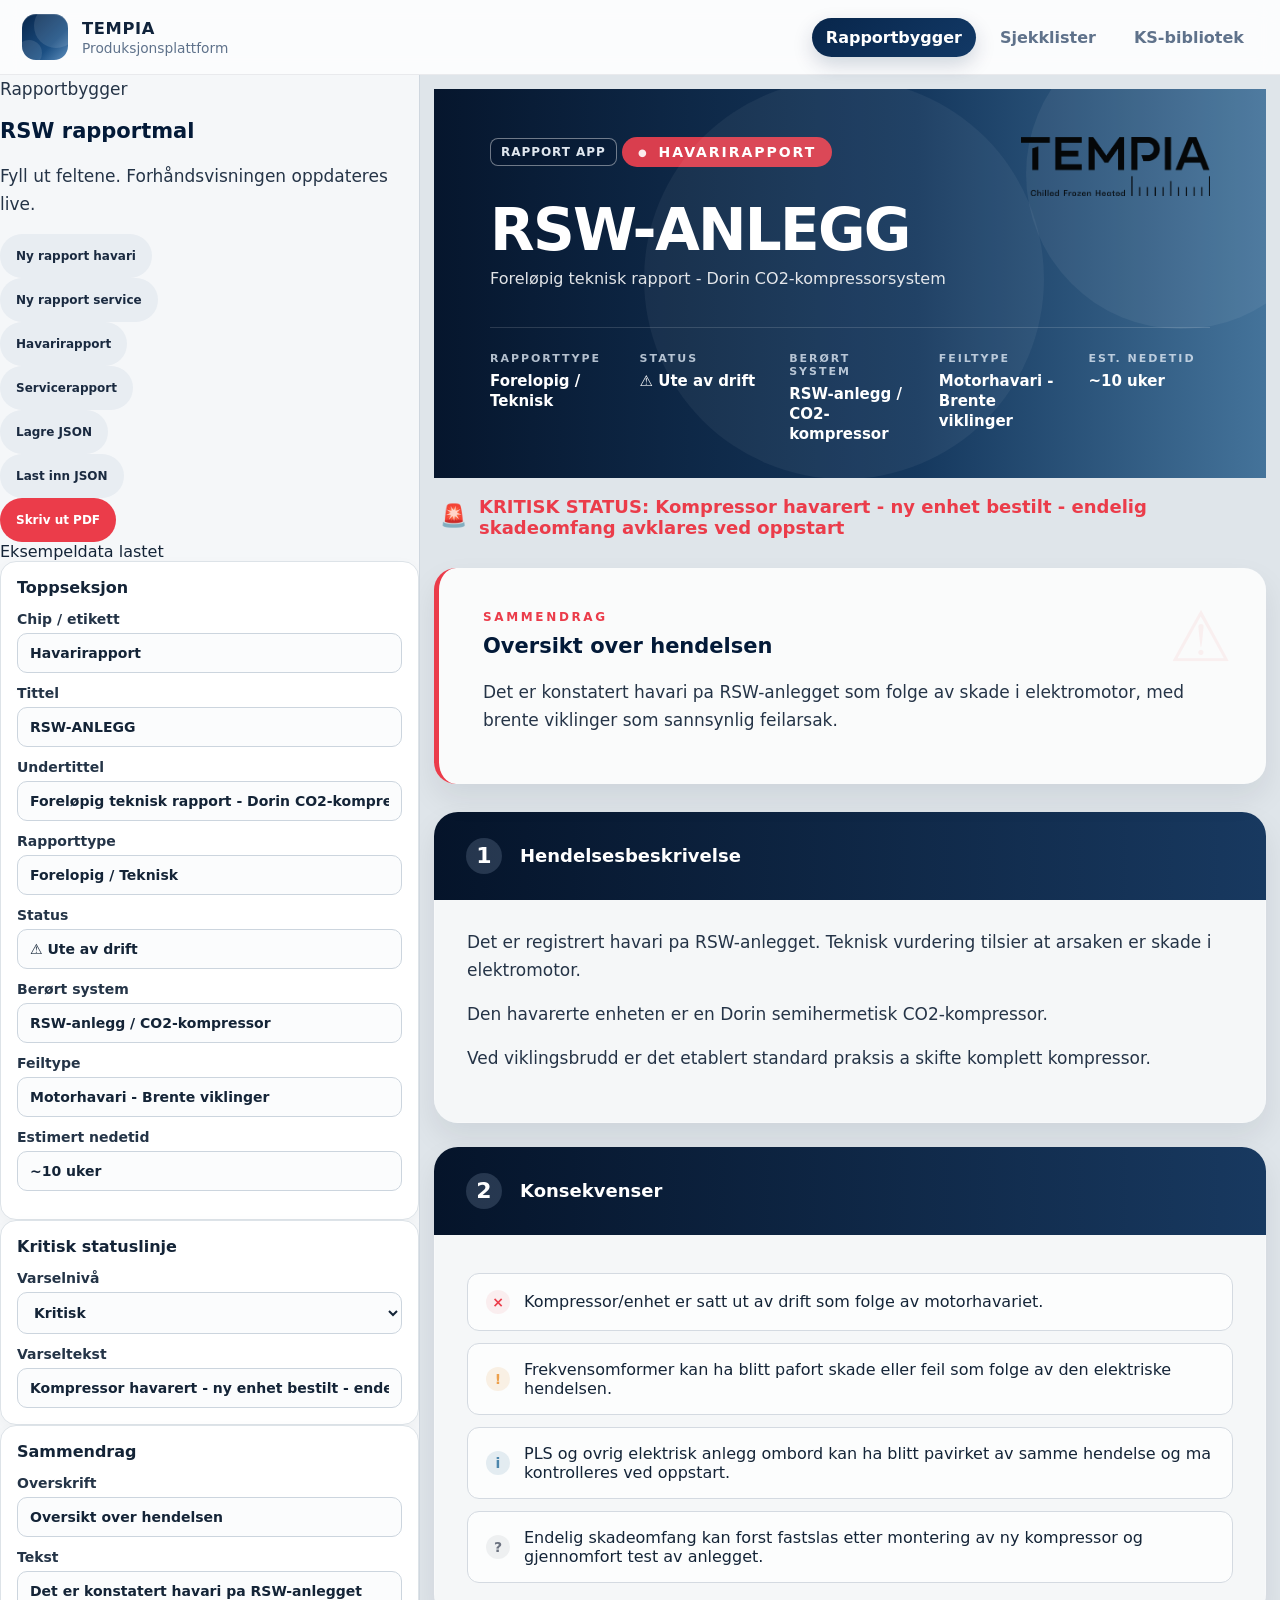
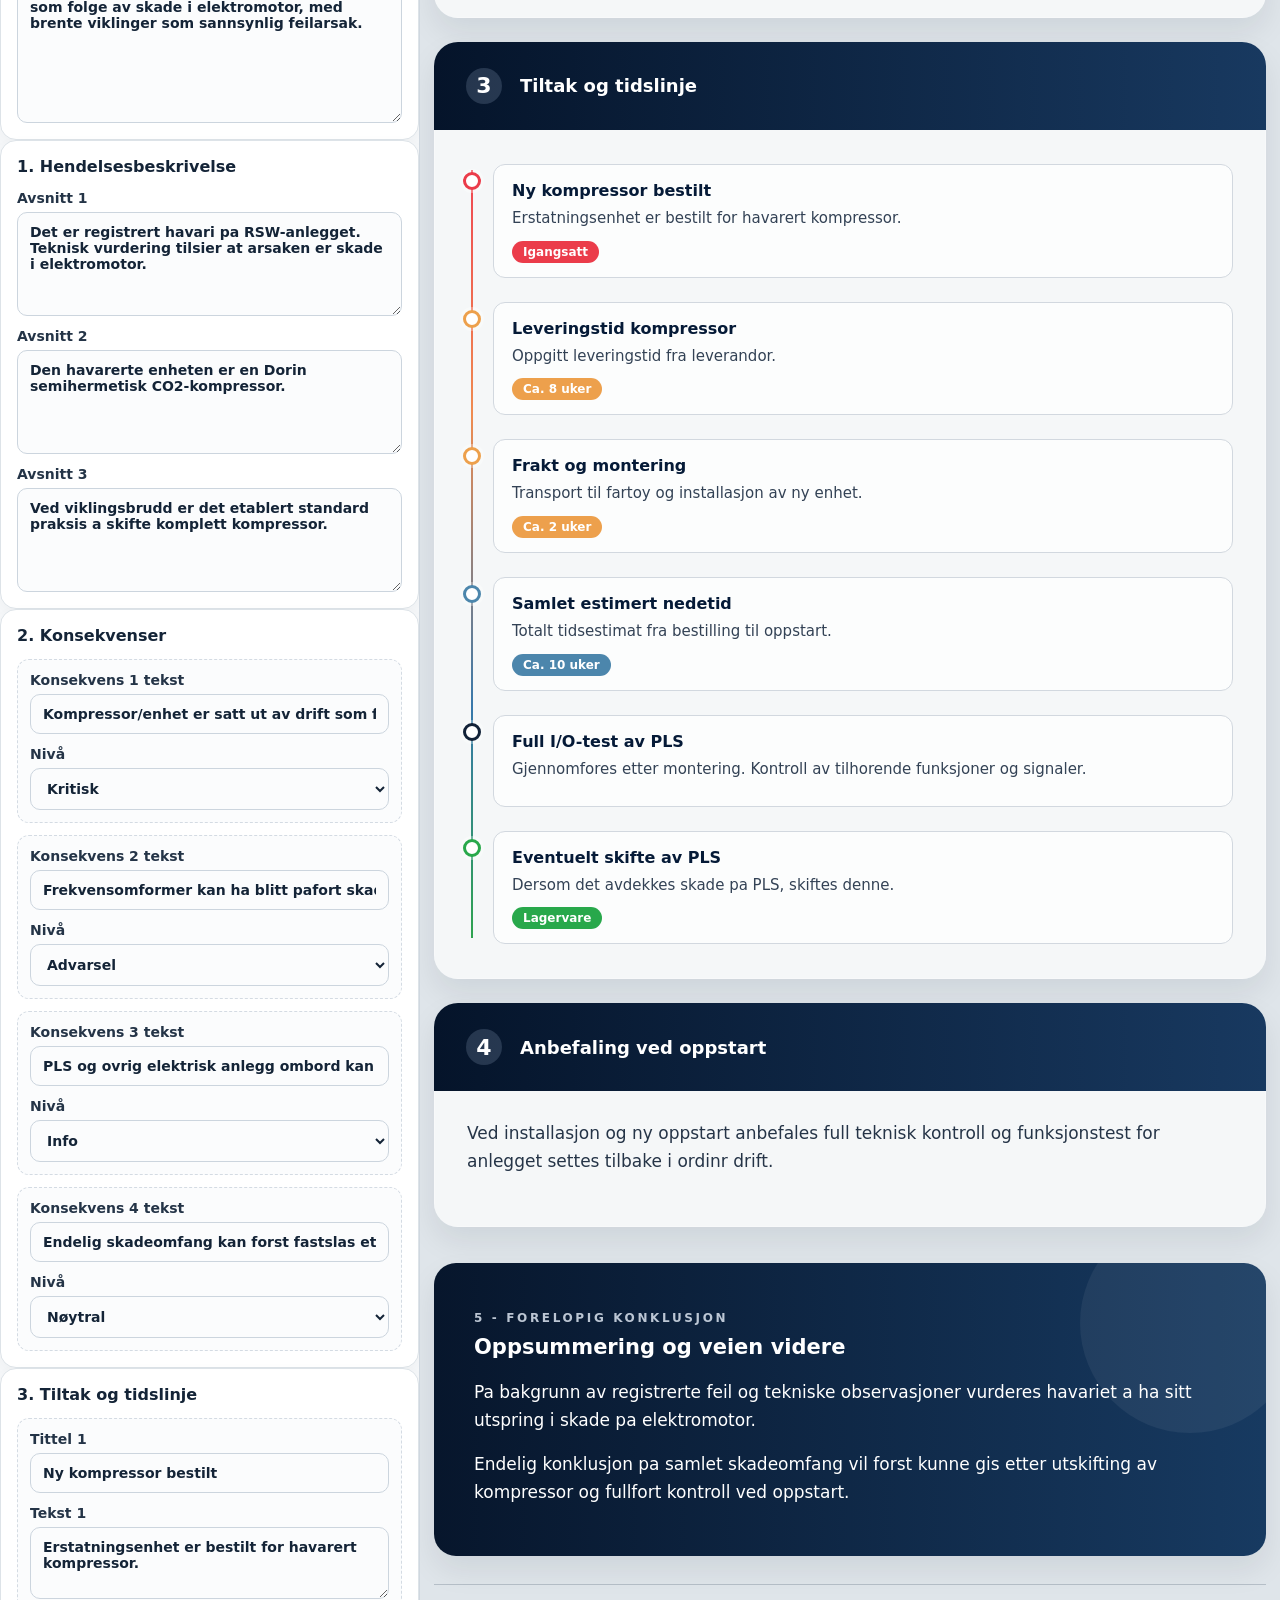
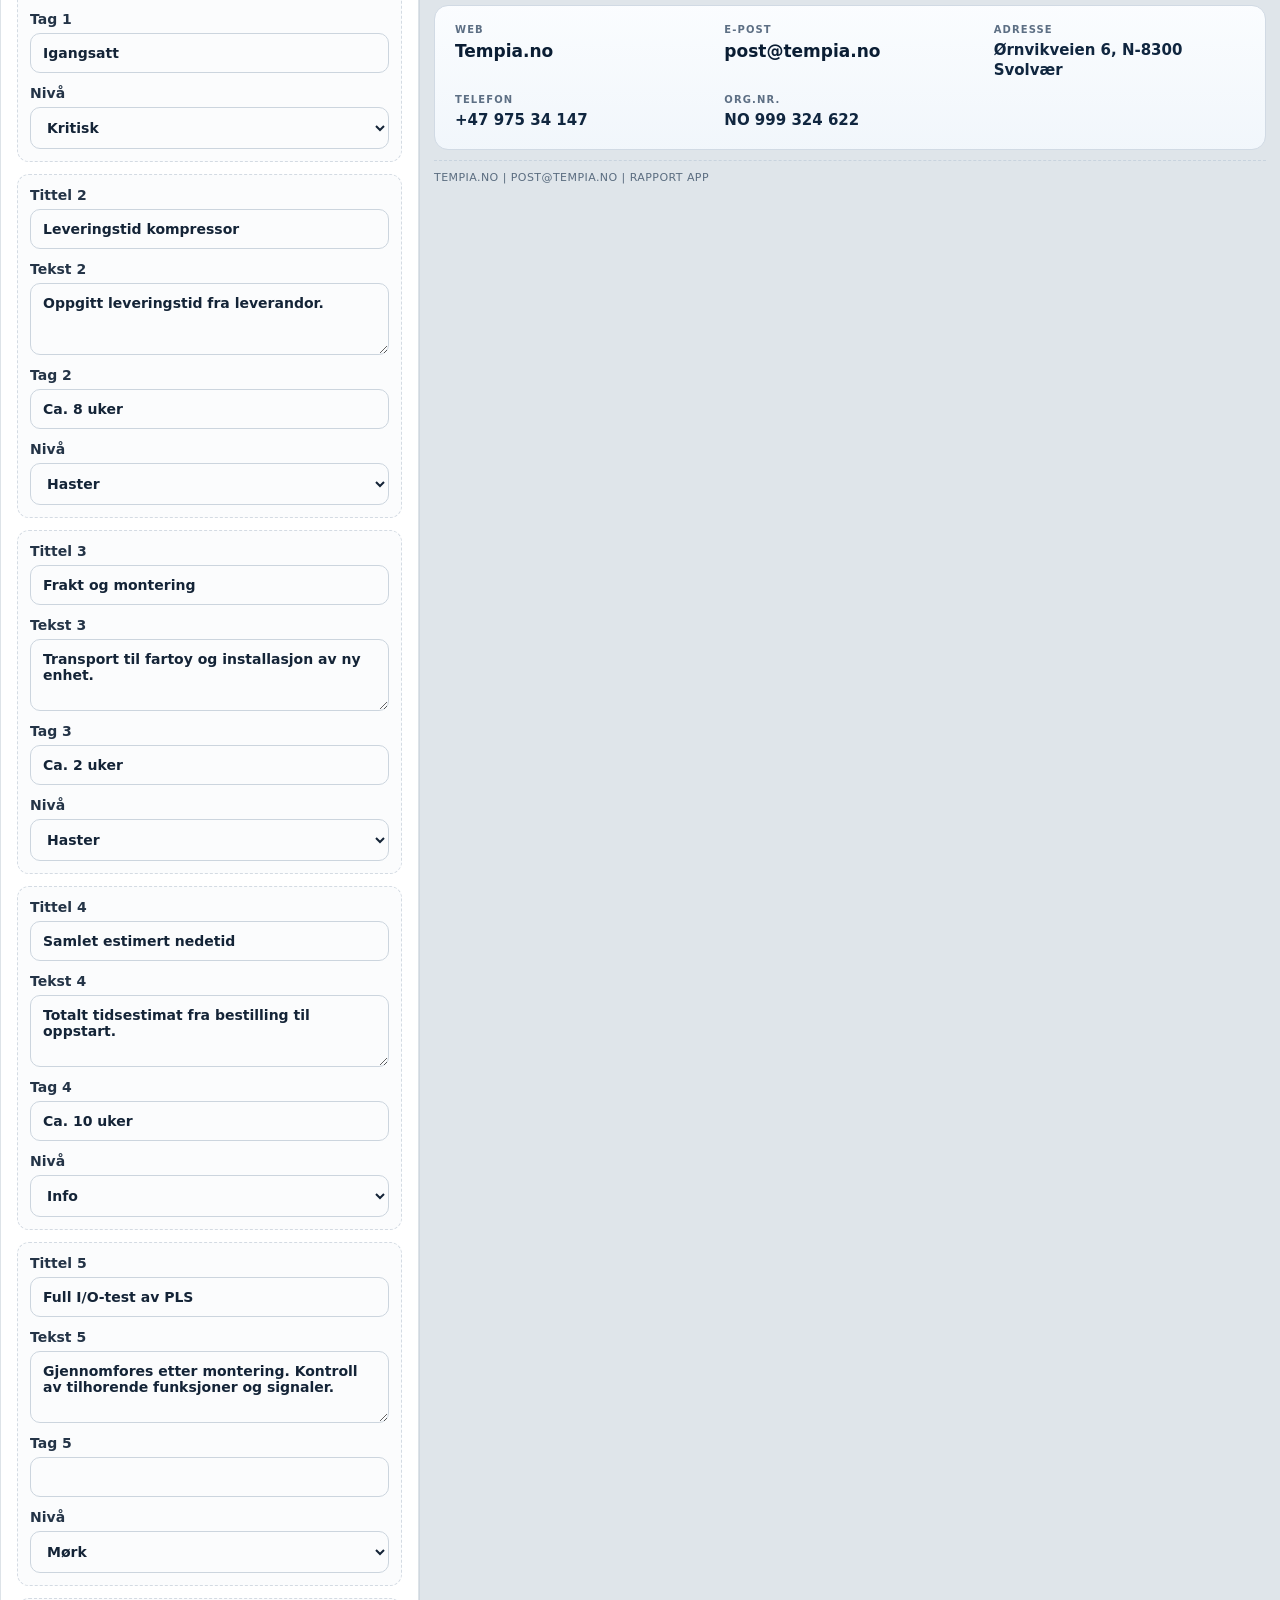
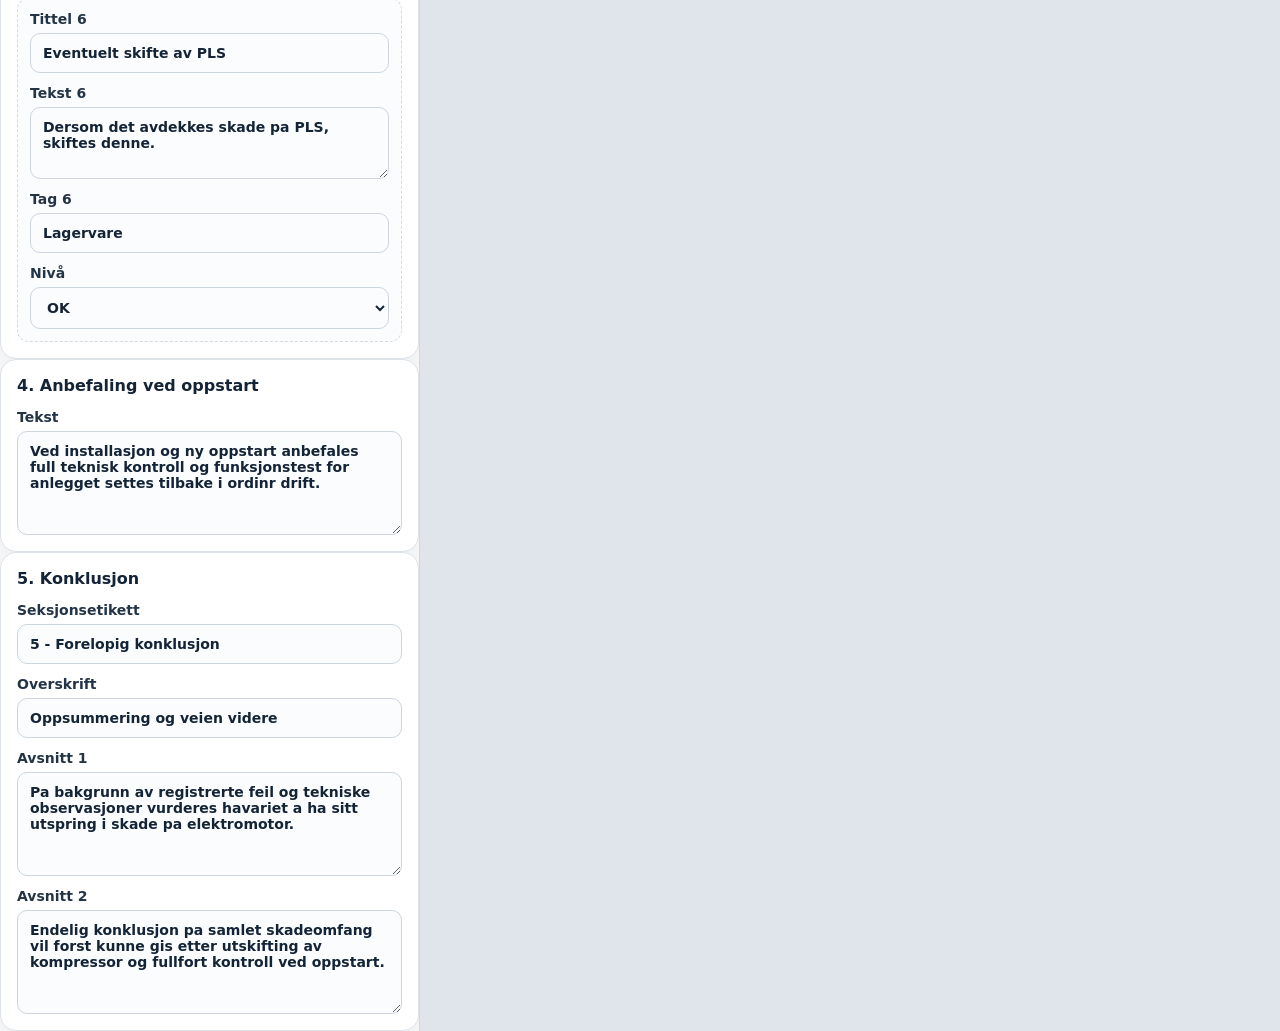
<file: index.html>
<!DOCTYPE html>
<html lang="no">
<head>
  <meta charset="UTF-8" />
  <meta name="viewport" content="width=device-width, initial-scale=1.0, viewport-fit=cover" />
  <meta name="description" content="Rapport App – lokal HTML-app for tekniske havari- og servicerapporter med live forhåndsvisning og PDF-utskrift." />
  <meta name="robots" content="noindex, nofollow" />
  <meta name="theme-color" content="#15385e" />
  <meta name="apple-mobile-web-app-capable" content="yes" />
  <meta name="apple-mobile-web-app-status-bar-style" content="default" />
  <meta name="apple-mobile-web-app-title" content="Rapport App" />
  <link rel="icon" type="image/x-icon" href="App_ikoner/web/favicon.ico" />
  <link rel="icon" type="image/png" sizes="32x32" href="App_ikoner/web/favicon-32x32.png" />
  <link rel="icon" type="image/png" sizes="16x16" href="App_ikoner/web/favicon-16x16.png" />
  <link rel="icon" type="image/png" sizes="192x192" href="App_ikoner/android/xxxhdpi_192x192.png" />
  <link rel="icon" type="image/png" sizes="512x512" href="App_ikoner/android/PlayStore_512x512.png" />
  <link rel="apple-touch-icon" sizes="180x180" href="App_ikoner/ios/iPhone_180x180.png" />
  <link rel="manifest" href="manifest.json" />
  <title>Rapport App</title>
  <link rel="stylesheet" href="css/style.css" />
</head>
<body>
  <header class="topbar no-print">
    <div class="topbar-inner">
      <a class="brand" href="./index.html" aria-label="Tempia – tilbake til plattformhjem">
        <div class="brand-mark" aria-hidden="true"></div>
        <div class="brand-text">
          <strong>Tempia</strong>
          <span>Produksjonsplattform</span>
        </div>
      </a>
      <nav class="main-nav" aria-label="Hovedmeny">
        <a href="./index.html" class="active">Rapportbygger</a>
        <a href="./sjekklister.html">Sjekklister</a>
        <a href="./ks-bibliotek.html">KS-bibliotek</a>
      </nav>
    </div>
  </header>

  <div class="app-shell">
    <aside class="editor-panel no-print">
      <div class="editor-header">
        <div>
          <p class="editor-kicker">Rapportbygger</p>
          <h2>RSW rapportmal</h2>
          <p class="editor-subtitle">Fyll ut feltene. Forhåndsvisningen oppdateres live.</p>
        </div>
        <div class="action-bar">
          <button id="newReportBtn" type="button" class="btn btn-secondary">Ny rapport havari</button>
          <button id="loadServiceReportBtn" type="button" class="btn btn-secondary">Ny rapport service</button>
          <button id="loadExampleBtn" type="button" class="btn btn-secondary">Havarirapport</button>
          <button id="loadServiceExampleBtn" type="button" class="btn btn-secondary">Servicerapport</button>
          <button id="saveJsonBtn" type="button" class="btn btn-secondary">Lagre JSON</button>
          <button id="loadJsonBtn" type="button" class="btn btn-secondary">Last inn JSON</button>
          <button id="printBtn" type="button" class="btn btn-primary">Skriv ut PDF</button>
          <input id="jsonFileInput" type="file" accept="application/json,.json" hidden />
        </div>
      </div>

      <div id="saveStatus" class="save-status">Klar</div>

      <div class="form-scroll">
        <form id="reportForm">
          <section class="form-section">
            <h3>Toppseksjon</h3>
            <label>Chip / etikett<input type="text" name="reportChip" placeholder="Havarirapport" /></label>
            <label>Tittel<input type="text" name="title" placeholder="RSW-ANLEGG" /></label>
            <label>Undertittel<input type="text" name="subtitle" placeholder="Foreløpig teknisk rapport — Dorin CO2-kompressorsystem" /></label>
            <label>Rapporttype<input type="text" name="reportType" placeholder="Foreløpig / Teknisk" /></label>
            <label>Status<input type="text" name="systemStatus" placeholder="⚠ Ute av drift" /></label>
            <label>Berørt system<input type="text" name="affectedSystem" placeholder="RSW-anlegg / CO2-kompressor" /></label>
            <label>Feiltype<input type="text" name="faultType" placeholder="Motorhavari – Brente viklinger" /></label>
            <label>Estimert nedetid<input type="text" name="downtime" placeholder="~10 uker" /></label>
            <input type="hidden" name="section1Title" value="Hendelsesbeskrivelse" />
            <input type="hidden" name="section2Title" value="Konsekvenser" />
            <input type="hidden" name="section3Title" value="Tiltak og tidslinje" />
            <input type="hidden" name="section4Title" value="Anbefaling ved oppstart" />
          </section>

          <section class="form-section">
            <h3>Kritisk statuslinje</h3>
            <label>Varselnivå
              <select name="criticalLevel">
                <option value="critical">Kritisk</option>
                <option value="urgent">Haster</option>
                <option value="info">Informasjon</option>
                <option value="resolved">Avklart</option>
              </select>
            </label>
            <label>Varseltekst<input type="text" name="criticalText" placeholder="Kompressor havarert — ny enhet bestilt — endelig skadeomfang avklares ved oppstart" /></label>
          </section>

          <section class="form-section">
            <h3>Sammendrag</h3>
            <label>Overskrift<input type="text" name="summaryTitle" placeholder="Oversikt over hendelsen" /></label>
            <label>Tekst<textarea name="summaryText" rows="8"></textarea></label>
          </section>

          <section class="form-section">
            <h3>1. Hendelsesbeskrivelse</h3>
            <label>Avsnitt 1<textarea name="eventP1" rows="5"></textarea></label>
            <label>Avsnitt 2<textarea name="eventP2" rows="5"></textarea></label>
            <label>Avsnitt 3<textarea name="eventP3" rows="5"></textarea></label>
          </section>

          <section class="form-section">
            <h3>2. Konsekvenser</h3>
            <div class="repeater-grid">
              <div class="impact-editor"><label>Konsekvens 1 tekst<input type="text" name="impact1Text" /></label><label>Nivå<select name="impact1Level"><option value="danger">Kritisk</option><option value="warning">Advarsel</option><option value="info">Info</option><option value="neutral">Nøytral</option><option value="success">OK</option></select></label></div>
              <div class="impact-editor"><label>Konsekvens 2 tekst<input type="text" name="impact2Text" /></label><label>Nivå<select name="impact2Level"><option value="danger">Kritisk</option><option value="warning">Advarsel</option><option value="info">Info</option><option value="neutral">Nøytral</option><option value="success">OK</option></select></label></div>
              <div class="impact-editor"><label>Konsekvens 3 tekst<input type="text" name="impact3Text" /></label><label>Nivå<select name="impact3Level"><option value="danger">Kritisk</option><option value="warning">Advarsel</option><option value="info">Info</option><option value="neutral">Nøytral</option><option value="success">OK</option></select></label></div>
              <div class="impact-editor"><label>Konsekvens 4 tekst<input type="text" name="impact4Text" /></label><label>Nivå<select name="impact4Level"><option value="danger">Kritisk</option><option value="warning">Advarsel</option><option value="info">Info</option><option value="neutral">Nøytral</option><option value="success">OK</option></select></label></div>
            </div>
          </section>

          <section class="form-section">
            <h3>3. Tiltak og tidslinje</h3>
            <div class="timeline-editor-grid">
              <div class="timeline-editor-item"><label>Tittel 1<input type="text" name="timeline1Title" /></label><label>Tekst 1<textarea name="timeline1Text" rows="3"></textarea></label><label>Tag 1<input type="text" name="timeline1Tag" /></label><label>Nivå<select name="timeline1Level"><option value="critical">Kritisk</option><option value="urgent">Haster</option><option value="info">Info</option><option value="dark">Mørk</option><option value="success">OK</option></select></label></div>
              <div class="timeline-editor-item"><label>Tittel 2<input type="text" name="timeline2Title" /></label><label>Tekst 2<textarea name="timeline2Text" rows="3"></textarea></label><label>Tag 2<input type="text" name="timeline2Tag" /></label><label>Nivå<select name="timeline2Level"><option value="critical">Kritisk</option><option value="urgent">Haster</option><option value="info">Info</option><option value="dark">Mørk</option><option value="success">OK</option></select></label></div>
              <div class="timeline-editor-item"><label>Tittel 3<input type="text" name="timeline3Title" /></label><label>Tekst 3<textarea name="timeline3Text" rows="3"></textarea></label><label>Tag 3<input type="text" name="timeline3Tag" /></label><label>Nivå<select name="timeline3Level"><option value="critical">Kritisk</option><option value="urgent">Haster</option><option value="info">Info</option><option value="dark">Mørk</option><option value="success">OK</option></select></label></div>
              <div class="timeline-editor-item"><label>Tittel 4<input type="text" name="timeline4Title" /></label><label>Tekst 4<textarea name="timeline4Text" rows="3"></textarea></label><label>Tag 4<input type="text" name="timeline4Tag" /></label><label>Nivå<select name="timeline4Level"><option value="critical">Kritisk</option><option value="urgent">Haster</option><option value="info">Info</option><option value="dark">Mørk</option><option value="success">OK</option></select></label></div>
              <div class="timeline-editor-item"><label>Tittel 5<input type="text" name="timeline5Title" /></label><label>Tekst 5<textarea name="timeline5Text" rows="3"></textarea></label><label>Tag 5<input type="text" name="timeline5Tag" /></label><label>Nivå<select name="timeline5Level"><option value="critical">Kritisk</option><option value="urgent">Haster</option><option value="info">Info</option><option value="dark">Mørk</option><option value="success">OK</option></select></label></div>
              <div class="timeline-editor-item"><label>Tittel 6<input type="text" name="timeline6Title" /></label><label>Tekst 6<textarea name="timeline6Text" rows="3"></textarea></label><label>Tag 6<input type="text" name="timeline6Tag" /></label><label>Nivå<select name="timeline6Level"><option value="critical">Kritisk</option><option value="urgent">Haster</option><option value="info">Info</option><option value="dark">Mørk</option><option value="success">OK</option></select></label></div>
            </div>
          </section>

          <section class="form-section">
            <h3>4. Anbefaling ved oppstart</h3>
            <label>Tekst<textarea name="startupText" rows="5"></textarea></label>
          </section>

          <section class="form-section">
            <h3>5. Konklusjon</h3>
            <label>Seksjonsetikett<input type="text" name="conclusionEyebrow" placeholder="5 — Foreløpig konklusjon" /></label>
            <label>Overskrift<input type="text" name="conclusionTitle" placeholder="Oppsummering og veien videre" /></label>
            <label>Avsnitt 1<textarea name="conclusionP1" rows="5"></textarea></label>
            <label>Avsnitt 2<textarea name="conclusionP2" rows="5"></textarea></label>
          </section>
        </form>
      </div>
    </aside>

    <main class="preview-panel">
      <div class="page">
        <section class="hero">
          <div class="report-app-label">Rapport App</div>
          <div id="previewChip" class="chip"></div>
          <h1 id="previewTitle"></h1>
          <p id="previewSubtitle" class="subtitle"></p>
          <div class="meta-grid">
            <div><div class="meta-label">Rapporttype</div><div id="previewReportType" class="meta-value"></div></div>
            <div><div class="meta-label">Status</div><div id="previewSystemStatus" class="meta-value"></div></div>
            <div><div class="meta-label">Berørt system</div><div id="previewAffectedSystem" class="meta-value"></div></div>
            <div><div class="meta-label">Feiltype</div><div id="previewFaultType" class="meta-value"></div></div>
            <div><div class="meta-label">Est. nedetid</div><div id="previewDowntime" class="meta-value"></div></div>
          </div>
          <img src="Logo_filer/Tempia hovedlogo sh.png" alt="Tempia Logo" class="hero-logo">
        </section>

        <div id="criticalInline" class="critical-inline"><span id="criticalIcon" class="icon"></span><span id="criticalText"></span></div>

        <section class="summary-card"><div class="eyebrow">Sammendrag</div><h2 id="summaryTitle"></h2><p id="summaryText"></p></section>
        <section class="section"><div class="section-head"><div class="section-number">1</div><div class="section-title" id="section1Title">Hendelsesbeskrivelse</div></div><div class="section-body"><p id="eventP1"></p><p id="eventP2"></p><p id="eventP3"></p></div></section>
        <section class="section"><div class="section-head"><div class="section-number">2</div><div class="section-title" id="section2Title">Konsekvenser</div></div><div class="section-body"><div id="impactList" class="impact-list"></div></div></section>
        <section class="section"><div class="section-head"><div class="section-number">3</div><div class="section-title" id="section3Title">Tiltak og tidslinje</div></div><div class="section-body"><div id="timelineWrap" class="timeline-wrap"></div></div></section>
        <section class="section"><div class="section-head"><div class="section-number">4</div><div class="section-title" id="section4Title">Anbefaling ved oppstart</div></div><div class="startup-card"><p id="startupText"></p></div></section>
        <section class="conclusion"><div id="conclusionEyebrow" class="eyebrow"></div><h2 id="conclusionTitle"></h2><p id="conclusionP1"></p><p id="conclusionP2"></p></section>

        <footer class="report-footer" aria-label="Firmaopplysninger">
          <div class="firm-footer">
            <div class="firm-group firm-group-primary">
              <div class="firm-label">Web</div>
              <div class="firm-value">Tempia.no</div>
            </div>
            <div class="firm-group firm-group-primary">
              <div class="firm-label">E-post</div>
              <div class="firm-value">post@tempia.no</div>
            </div>
            <div class="firm-group">
              <div class="firm-label">Adresse</div>
              <div class="firm-value">Ørnvikveien 6, N-8300 Svolvær</div>
            </div>
            <div class="firm-group">
              <div class="firm-label">Telefon</div>
              <div class="firm-value">+47 975 34 147</div>
            </div>
            <div class="firm-group">
              <div class="firm-label">Org.nr.</div>
              <div class="firm-value">NO 999 324 622</div>
            </div>
          </div>
          <div class="report-footer-meta">Tempia.no | post@tempia.no | Rapport App</div>
        </footer>
      </div>
    </main>
  </div>

  <script src="js/app.js"></script>
</body>
</html>
</file>
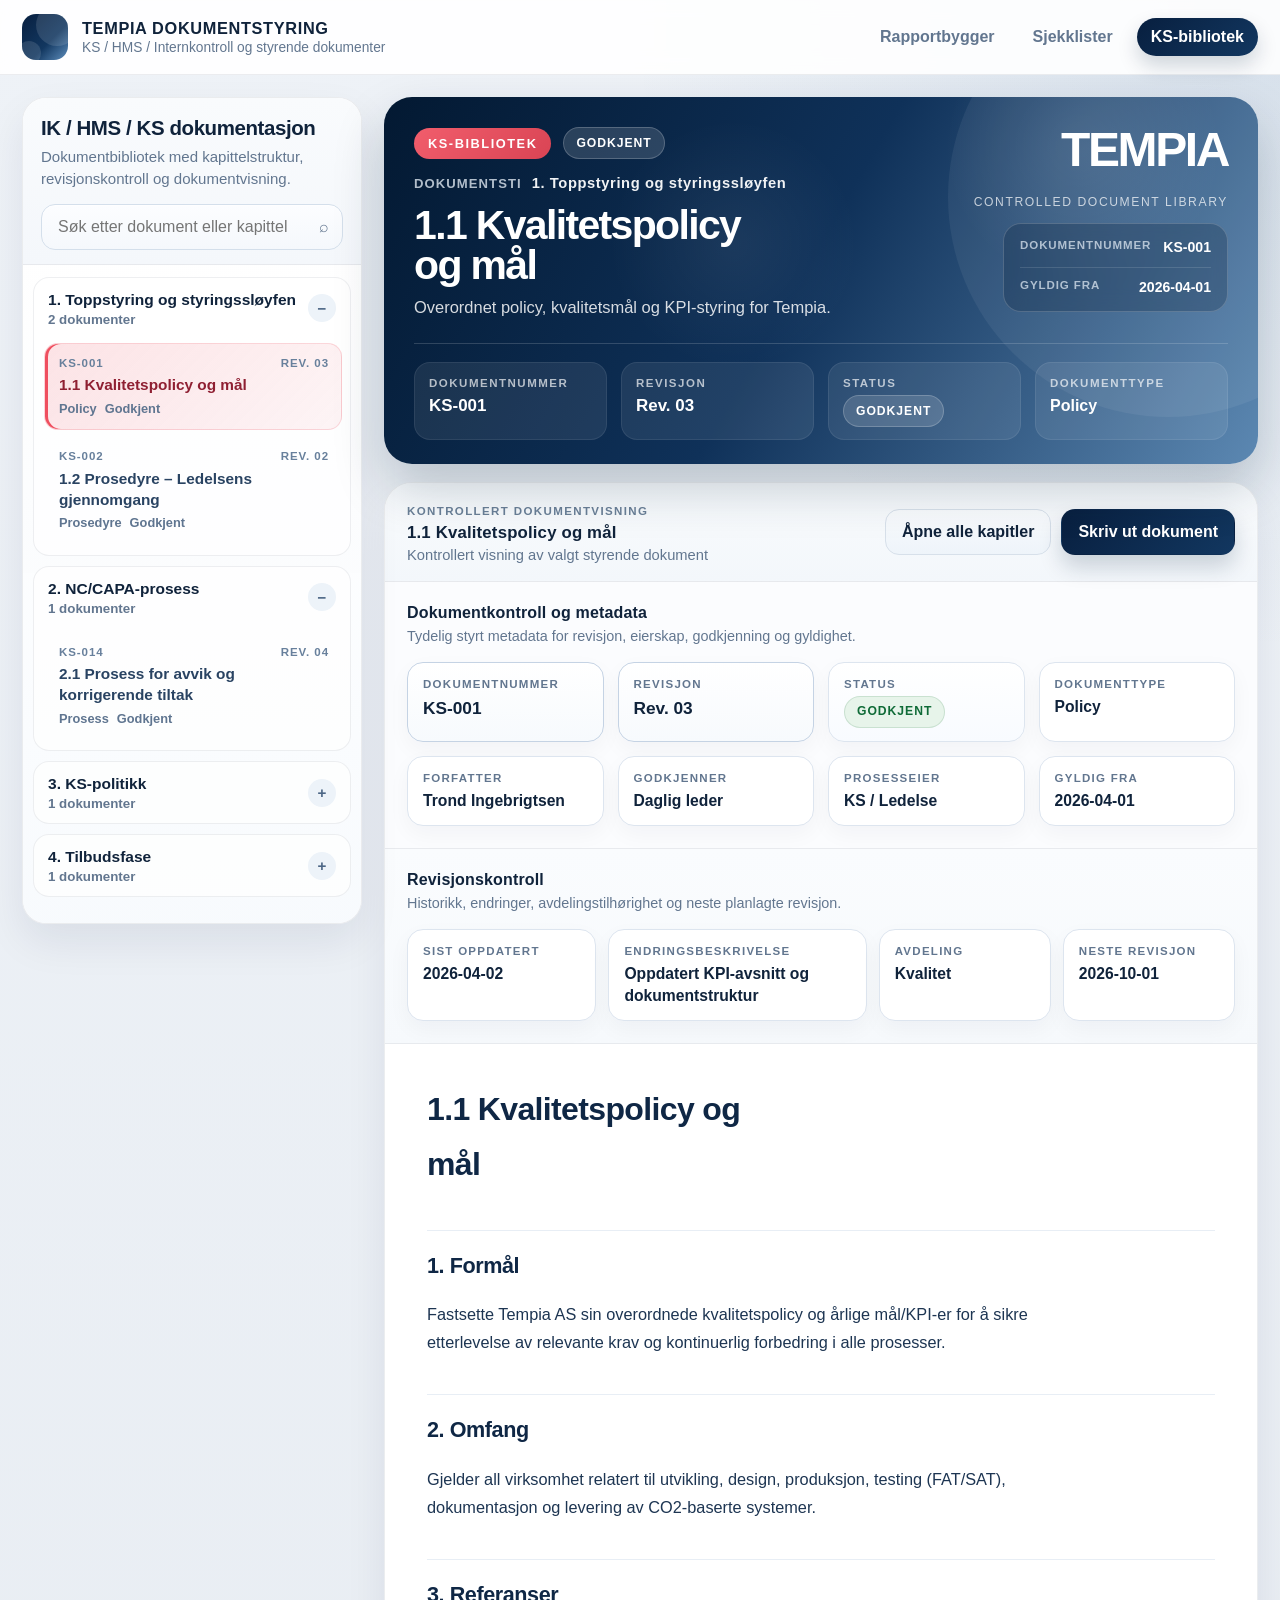
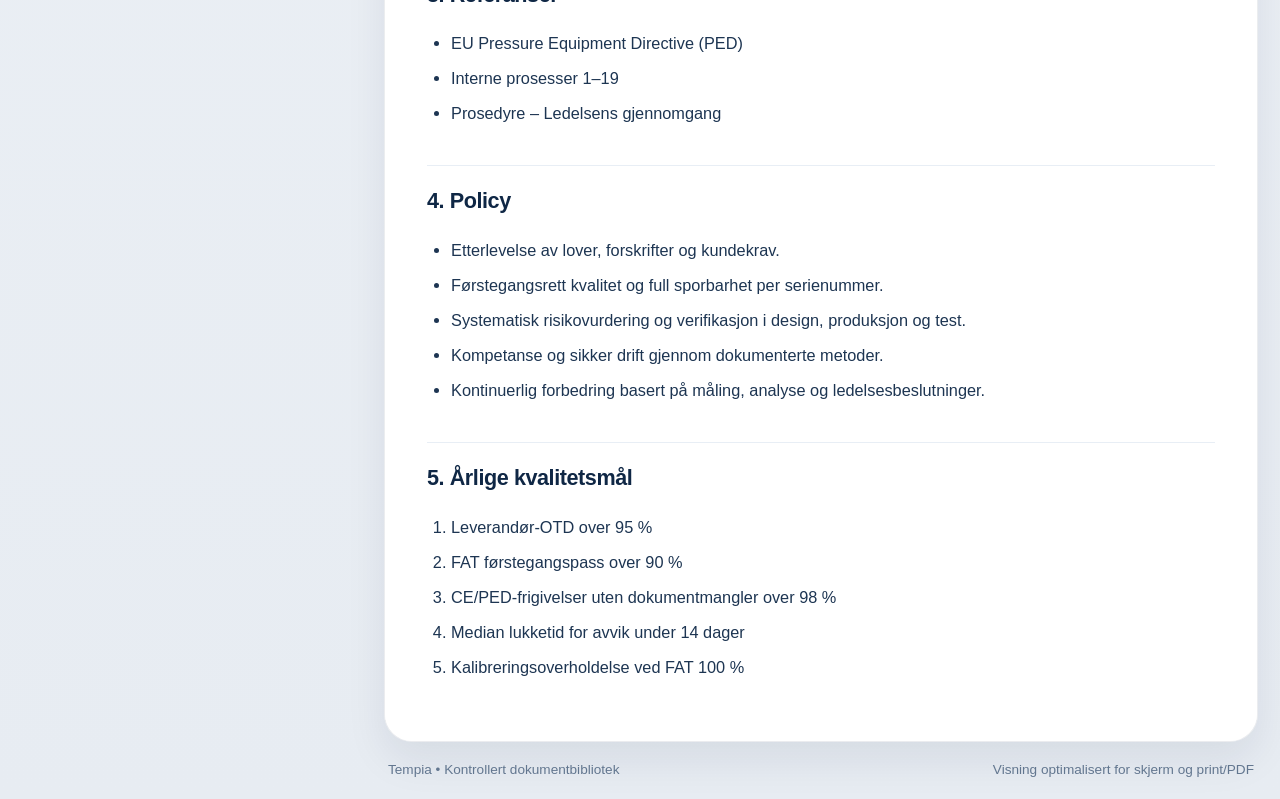
<file: ks-bibliotek.html>
<!DOCTYPE html>
<html lang="no">
<head>
  <meta charset="UTF-8" />
  <meta name="viewport" content="width=device-width, initial-scale=1.0" />
  <title>KS-bibliotek | Tempia</title>
  <meta name="robots" content="noindex, nofollow" />
  <meta name="theme-color" content="#15385e" />
  <meta name="apple-mobile-web-app-capable" content="yes" />
  <meta name="apple-mobile-web-app-status-bar-style" content="default" />
  <meta name="apple-mobile-web-app-title" content="Tempia OPS" />
  <link rel="icon" type="image/x-icon" href="App_ikoner/web/favicon.ico" />
  <link rel="icon" type="image/png" sizes="32x32" href="App_ikoner/web/favicon-32x32.png" />
  <link rel="icon" type="image/png" sizes="16x16" href="App_ikoner/web/favicon-16x16.png" />
  <link rel="icon" type="image/png" sizes="192x192" href="App_ikoner/web/android-chrome-192x192.png" />
  <link rel="icon" type="image/png" sizes="512x512" href="App_ikoner/web/android-chrome-512x512.png" />
  <link rel="apple-touch-icon" sizes="180x180" href="App_ikoner/ios/iPhone_180x180.png" />
  <link rel="manifest" href="manifest.json" />
  <style>
    :root {
      --bg: #e9edf2;
      --panel: #ffffff;
      --panel-soft: #f5f8fb;
      --line: #d8e0ea;
      --line-strong: #c3cfdd;
      --text: #10233b;
      --muted: #62768f;
      --navy: #081f3f;
      --navy-2: #123760;
      --navy-3: #21558a;
      --accent: #ef4f5f;
      --accent-dark: #d43a4b;
      --shadow: 0 18px 40px rgba(9, 31, 63, 0.08);
      --radius-xl: 26px;
      --radius-lg: 18px;
      --radius-md: 14px;
      --radius-sm: 10px;
      --maxw: 1560px;
      --readw: 900px;
      --approved-bg: #e7f4ea;
      --approved-text: #0f6b37;
      --draft-bg: #fff0e0;
      --draft-text: #a95b08;
      --review-bg: #e9f0fb;
      --review-text: #1e4d86;
    }

    * {
      box-sizing: border-box;
    }

    html {
      scroll-behavior: smooth;
    }

    body {
      margin: 0;
      font-family: Inter, Arial, Helvetica, sans-serif;
      background:
        radial-gradient(circle at top right, rgba(34, 88, 143, 0.12), transparent 24%),
        linear-gradient(180deg, #eef2f7 0%, #e7ecf2 100%);
      color: var(--text);
      min-height: 100vh;
    }

    a {
      text-decoration: none;
      color: inherit;
    }

    button,
    input,
    textarea,
    select {
      font: inherit;
    }

    .topbar {
      position: sticky;
      top: 0;
      z-index: 100;
      background: rgba(255,255,255,0.9);
      backdrop-filter: blur(10px);
      border-bottom: 1px solid rgba(16, 35, 59, 0.08);
    }

    .topbar-inner {
      max-width: var(--maxw);
      margin: 0 auto;
      padding: 14px 22px;
      display: flex;
      align-items: center;
      justify-content: space-between;
      gap: 18px;
    }

    .brand {
      display: flex;
      align-items: center;
      gap: 14px;
      min-width: 0;
    }

    .brand-mark {
      width: 46px;
      height: 46px;
      border-radius: 14px;
      background:
        linear-gradient(135deg, var(--navy) 0%, var(--navy-2) 60%, #5f8fbd 100%);
      position: relative;
      overflow: hidden;
      flex: 0 0 auto;
    }

    .brand-mark::before,
    .brand-mark::after {
      content: "";
      position: absolute;
      border-radius: 999px;
      background: rgba(255,255,255,0.12);
    }

    .brand-mark::before {
      width: 42px;
      height: 42px;
      right: -10px;
      top: -10px;
    }

    .brand-mark::after {
      width: 24px;
      height: 24px;
      left: -5px;
      bottom: -5px;
    }

    .brand-text strong {
      display: block;
      font-size: 1.02rem;
      letter-spacing: 0.04em;
      text-transform: uppercase;
    }

    .brand-text span {
      display: block;
      color: var(--muted);
      font-size: 0.86rem;
      margin-top: 2px;
    }

    .main-nav {
      display: flex;
      flex-wrap: wrap;
      gap: 10px;
      justify-content: flex-end;
    }

    .main-nav a {
      padding: 10px 14px;
      border-radius: 999px;
      color: var(--muted);
      font-weight: 700;
      transition: 0.18s ease;
    }

    .main-nav a:hover {
      background: #eef3f8;
      color: var(--text);
    }

    .main-nav a.active {
      color: white;
      background: linear-gradient(135deg, var(--navy) 0%, var(--navy-2) 100%);
      box-shadow: 0 10px 20px rgba(8, 31, 63, 0.18);
    }

    .layout {
      max-width: var(--maxw);
      margin: 0 auto;
      padding: 22px;
      display: grid;
      grid-template-columns: 340px minmax(0, 1fr);
      gap: 22px;
      min-height: calc(100vh - 80px);
    }

    .sidebar {
      position: sticky;
      top: 84px;
      align-self: start;
      background: rgba(255,255,255,0.88);
      border: 1px solid rgba(16,35,59,0.08);
      border-radius: 24px;
      box-shadow: var(--shadow);
      overflow: hidden;
    }

    .sidebar.sidebar-tree-collapsed .tree {
      display: none;
    }

    .sidebar.sidebar-tree-collapsed .sidebar-top {
      border-bottom: 0;
    }

    .sidebar-top {
      padding: 18px 18px 14px;
      border-bottom: 1px solid rgba(16,35,59,0.08);
      background: linear-gradient(180deg, rgba(249,251,253,1), rgba(244,247,251,1));
    }

    .sidebar-top h1 {
      margin: 0 0 6px;
      font-size: 1.28rem;
      letter-spacing: -0.02em;
    }

    .sidebar-top p {
      margin: 0;
      color: var(--muted);
      line-height: 1.45;
      font-size: 0.94rem;
    }

    .sidebar-controls {
      display: flex;
      align-items: center;
      justify-content: space-between;
      gap: 12px;
      margin-top: 14px;
    }

    .tree-mobile-toggle {
      display: none;
      align-items: center;
      justify-content: center;
      gap: 8px;
      border: 1px solid #d7e0ea;
      background: #f7fafd;
      color: var(--text);
      padding: 10px 12px;
      border-radius: 12px;
      font-weight: 800;
      cursor: pointer;
    }

    .search-wrap {
      position: relative;
      margin-top: 0;
      flex: 1 1 auto;
    }

    .search-wrap input {
      width: 100%;
      border: 1px solid #d4dfeb;
      background: linear-gradient(180deg, #fcfdff 0%, #f5f8fc 100%);
      border-radius: 14px;
      padding: 13px 44px 13px 16px;
      outline: none;
      box-shadow: inset 0 1px 0 rgba(255,255,255,0.65);
    }

    .search-wrap input:focus {
      border-color: #8eaed0;
      box-shadow: 0 0 0 4px rgba(90, 135, 181, 0.12);
    }

    .search-wrap span {
      position: absolute;
      right: 14px;
      top: 50%;
      transform: translateY(-50%);
      color: var(--muted);
      pointer-events: none;
    }

    .tree {
      max-height: calc(100vh - 210px);
      overflow: auto;
      padding: 12px 10px 16px;
      background: linear-gradient(180deg, rgba(255,255,255,0.96), rgba(247,250,253,0.94));
    }

    .tree-group {
      margin-bottom: 10px;
      border-radius: 16px;
      overflow: hidden;
      border: 1px solid rgba(16,35,59,0.07);
      background: rgba(255,255,255,0.72);
    }

    .tree-section {
      width: 100%;
      display: flex;
      align-items: center;
      justify-content: space-between;
      gap: 12px;
      border: 0;
      background: transparent;
      padding: 12px 14px;
      cursor: pointer;
      text-align: left;
      color: var(--text);
      font-weight: 800;
      border-radius: 14px;
    }

    .tree-section:hover {
      background: #f1f6fb;
    }

    .tree-section-main {
      display: grid;
      gap: 2px;
      min-width: 0;
    }

    .tree-section-title {
      font-size: 0.97rem;
      line-height: 1.3;
    }

    .tree-section small {
      color: var(--muted);
      font-weight: 700;
    }

    .tree-section-indicator {
      width: 28px;
      height: 28px;
      display: inline-grid;
      place-items: center;
      border-radius: 999px;
      background: #edf3f9;
      color: #4d6786;
      font-size: 0.95rem;
      flex: 0 0 auto;
    }

    .tree-items {
      display: grid;
      gap: 6px;
      padding: 4px 8px 10px 10px;
    }

    .tree-item {
      border: 0;
      background: transparent;
      text-align: left;
      padding: 12px 12px 12px 14px;
      border-radius: 14px;
      color: #294362;
      cursor: pointer;
      line-height: 1.35;
      font-weight: 600;
      border: 1px solid transparent;
    }

    .tree-item:hover {
      background: #eef4fa;
      border-color: #d9e4ef;
    }

    .tree-item.active {
      background: linear-gradient(135deg, rgba(239,79,95,0.16), rgba(239,79,95,0.06));
      color: #8f1f32;
      font-weight: 800;
      border-color: rgba(239,79,95,0.18);
      box-shadow: inset 3px 0 0 var(--accent);
    }

    .tree-item-main {
      display: grid;
      gap: 4px;
    }

    .tree-item-topline {
      display: flex;
      align-items: center;
      justify-content: space-between;
      gap: 10px;
      font-size: 0.72rem;
      letter-spacing: 0.08em;
      text-transform: uppercase;
      color: #68809c;
      font-weight: 900;
    }

    .tree-item-title {
      font-size: 0.96rem;
      line-height: 1.35;
    }

    .tree-item-subline {
      display: flex;
      flex-wrap: wrap;
      gap: 8px;
      color: #5f7590;
      font-size: 0.8rem;
      font-weight: 700;
    }

    .content {
      min-width: 0;
      display: grid;
      gap: 18px;
    }

    .hero {
      position: relative;
      overflow: hidden;
      border-radius: 28px;
      padding: 30px 30px 24px;
      color: white;
      background:
        radial-gradient(circle at 80% 14%, rgba(255,255,255,0.10), transparent 18%),
        radial-gradient(circle at 40% 40%, rgba(255,255,255,0.06), transparent 22%),
        linear-gradient(120deg, #031932 0%, #0f3159 48%, #5c88b2 100%);
      box-shadow: 0 24px 50px rgba(10, 35, 60, 0.22);
    }

    .hero::before {
      content: "";
      position: absolute;
      width: 440px;
      height: 440px;
      border-radius: 50%;
      right: -130px;
      top: -120px;
      background: rgba(255,255,255,0.06);
    }

    .hero-grid {
      position: relative;
      z-index: 1;
      display: grid;
      grid-template-columns: minmax(0, 1fr) 280px;
      gap: 28px;
      align-items: start;
    }

    .hero-main {
      min-width: 0;
    }

    .hero-topline {
      display: flex;
      align-items: center;
      gap: 12px;
      flex-wrap: wrap;
    }

    .hero-chip {
      display: inline-flex;
      align-items: center;
      gap: 8px;
      padding: 8px 14px;
      border-radius: 999px;
      font-size: 0.8rem;
      font-weight: 900;
      text-transform: uppercase;
      letter-spacing: 0.12em;
      background: linear-gradient(135deg, #f15d6c 0%, #d94454 100%);
    }

    .status-badge {
      display: inline-flex;
      align-items: center;
      justify-content: center;
      min-height: 32px;
      padding: 6px 12px;
      border-radius: 999px;
      font-size: 0.76rem;
      font-weight: 900;
      letter-spacing: 0.08em;
      text-transform: uppercase;
      border: 1px solid transparent;
      white-space: nowrap;
    }

    .status-approved {
      background: var(--approved-bg);
      color: var(--approved-text);
      border-color: rgba(15, 107, 55, 0.14);
    }

    .status-draft {
      background: var(--draft-bg);
      color: var(--draft-text);
      border-color: rgba(169, 91, 8, 0.12);
    }

    .status-review {
      background: var(--review-bg);
      color: var(--review-text);
      border-color: rgba(30, 77, 134, 0.12);
    }

    .hero-status-badge {
      background: rgba(255,255,255,0.14);
      color: #fff;
      border-color: rgba(255,255,255,0.2);
    }

    .hero-document-line {
      display: flex;
      align-items: center;
      gap: 10px;
      flex-wrap: wrap;
      margin-top: 16px;
      color: rgba(233, 240, 248, 0.76);
      font-size: 0.82rem;
      letter-spacing: 0.08em;
      text-transform: uppercase;
      font-weight: 800;
    }

    .hero-document-path {
      color: rgba(255,255,255,0.94);
      letter-spacing: 0.04em;
      text-transform: none;
      font-size: 0.92rem;
      font-weight: 700;
    }

    .hero h2 {
      margin: 14px 0 10px;
      font-size: clamp(1.9rem, 3.2vw, 3.2rem);
      line-height: 0.98;
      letter-spacing: -0.04em;
      max-width: 15ch;
    }

    .hero p {
      margin: 0;
      max-width: 62ch;
      color: rgba(255,255,255,0.84);
      line-height: 1.55;
      font-size: 1.03rem;
    }

    .hero-brand {
      justify-self: end;
      width: 100%;
      text-align: right;
      display: grid;
      gap: 14px;
    }

    .hero-brand strong {
      display: block;
      font-size: 3rem;
      line-height: 0.95;
      letter-spacing: -0.05em;
    }

    .hero-brand span {
      display: block;
      margin-top: 8px;
      color: rgba(255,255,255,0.72);
      font-size: 0.76rem;
      letter-spacing: 0.13em;
      text-transform: uppercase;
    }

    .hero-brand-panel {
      justify-self: end;
      min-width: 220px;
      border: 1px solid rgba(255,255,255,0.18);
      border-radius: 18px;
      padding: 14px 16px;
      background: rgba(4, 22, 44, 0.22);
      backdrop-filter: blur(10px);
    }

    .hero-brand-panel-row {
      display: flex;
      justify-content: space-between;
      gap: 12px;
      font-size: 0.88rem;
      line-height: 1.35;
    }

    .hero-brand-panel-row + .hero-brand-panel-row {
      margin-top: 10px;
      padding-top: 10px;
      border-top: 1px solid rgba(255,255,255,0.12);
    }

    .hero-brand-panel-label {
      color: rgba(226, 235, 245, 0.72);
      text-transform: uppercase;
      letter-spacing: 0.08em;
      font-size: 0.72rem;
      font-weight: 800;
    }

    .hero-brand-panel-value {
      text-align: right;
      font-weight: 800;
      color: #fff;
    }

    .hero-meta {
      margin-top: 22px;
      padding-top: 18px;
      border-top: 1px solid rgba(255,255,255,0.16);
      display: grid;
      grid-template-columns: repeat(4, minmax(0, 1fr));
      gap: 14px;
      position: relative;
      z-index: 1;
    }

    .hero-meta-card {
      padding: 14px 14px 12px;
      border-radius: 16px;
      background: rgba(255,255,255,0.08);
      border: 1px solid rgba(255,255,255,0.08);
      min-width: 0;
    }

    .hero-meta-label {
      font-size: 0.72rem;
      font-weight: 900;
      text-transform: uppercase;
      letter-spacing: 0.13em;
      color: rgba(255,255,255,0.68);
      margin-bottom: 6px;
    }

    .hero-meta-value {
      font-weight: 800;
      font-size: 1rem;
      line-height: 1.35;
    }

    .hero-meta-value-primary {
      font-size: 1.06rem;
    }

    .doc-shell {
      background: rgba(255,255,255,0.95);
      border: 1px solid rgba(16,35,59,0.08);
      border-radius: 28px;
      box-shadow: var(--shadow);
      overflow: hidden;
    }

    .doc-toolbar {
      display: flex;
      align-items: center;
      justify-content: space-between;
      gap: 16px;
      padding: 18px 22px;
      border-bottom: 1px solid rgba(16,35,59,0.08);
      background: linear-gradient(180deg, rgba(249,251,253,1), rgba(243,247,251,1));
    }

    .doc-toolbar-left h3 {
      margin: 0;
      font-size: 1.05rem;
      letter-spacing: 0.01em;
    }

    .doc-toolbar-left p {
      margin: 4px 0 0;
      color: var(--muted);
      font-size: 0.92rem;
    }

    .doc-toolbar-left .doc-toolbar-kicker {
      display: inline-block;
      margin-bottom: 6px;
      color: #6a7f97;
      font-size: 0.72rem;
      letter-spacing: 0.12em;
      font-weight: 900;
      text-transform: uppercase;
    }

    .doc-toolbar-actions {
      display: flex;
      gap: 10px;
      flex-wrap: wrap;
    }

    .btn {
      border: 1px solid transparent;
      border-radius: 14px;
      padding: 12px 16px;
      font-weight: 800;
      cursor: pointer;
      transition: 0.18s ease;
      min-height: 46px;
      display: inline-flex;
      align-items: center;
      justify-content: center;
      gap: 8px;
    }

    .btn:hover {
      transform: translateY(-1px);
    }

    .btn-light {
      background: linear-gradient(180deg, #f9fbfd 0%, #eef4fa 100%);
      color: var(--text);
      border: 1px solid #d7e0ea;
    }

    .btn-primary {
      background: linear-gradient(135deg, var(--navy) 0%, var(--navy-2) 100%);
      color: white;
      box-shadow: 0 12px 22px rgba(8, 31, 63, 0.18);
    }

    .btn-tree {
      display: none;
    }

    .print-document-bar,
    .print-footer-line {
      display: none;
    }

    .doc-meta-section {
      background: #fbfcfe;
      border-bottom: 1px solid rgba(16,35,59,0.08);
    }

    .doc-meta-header,
    .revision-header {
      display: flex;
      align-items: flex-end;
      justify-content: space-between;
      gap: 14px;
      padding: 22px 22px 0;
    }

    .doc-meta-header h4,
    .revision-header h4 {
      margin: 0;
      font-size: 1rem;
      letter-spacing: 0.01em;
    }

    .doc-meta-header p,
    .revision-header p {
      margin: 6px 0 0;
      color: var(--muted);
      font-size: 0.9rem;
    }

    .doc-meta {
      padding: 18px 22px 22px;
      display: grid;
      grid-template-columns: repeat(4, minmax(0, 1fr));
      gap: 14px;
    }

    .meta-card {
      background: white;
      border: 1px solid #dde5ef;
      border-radius: 16px;
      padding: 15px 15px 13px;
      min-width: 0;
      box-shadow: 0 8px 22px rgba(13, 34, 60, 0.04);
    }

    .meta-card-primary {
      border-color: #c5d3e4;
      background: linear-gradient(180deg, #ffffff 0%, #f7fafd 100%);
    }

    .meta-card-status {
      background: linear-gradient(180deg, #fff 0%, #f8fbff 100%);
    }

    .meta-card .label {
      display: block;
      margin-bottom: 6px;
      color: var(--muted);
      font-size: 0.72rem;
      font-weight: 900;
      letter-spacing: 0.11em;
      text-transform: uppercase;
    }

    .meta-card .value {
      font-size: 0.98rem;
      line-height: 1.4;
      font-weight: 800;
      word-break: break-word;
    }

    .meta-card-primary .value {
      font-size: 1.08rem;
    }

    .revision-card {
      border-bottom: 1px solid rgba(16,35,59,0.08);
      background: linear-gradient(180deg, rgba(250,252,254,1), rgba(246,249,252,1));
    }

    .revision-card h4 {
      margin: 0;
      font-size: 1rem;
    }

    .revision-grid {
      display: grid;
      grid-template-columns: 1.1fr 1.5fr 1fr 1fr;
      gap: 12px;
      padding: 18px 22px 22px;
    }

    .doc-content {
      padding: 38px 42px 44px;
      background: white;
      line-height: 1.72;
      font-size: 1.02rem;
    }

    .doc-content h1,
    .doc-content h2,
    .doc-content h3,
    .doc-content h4 {
      color: #0f2745;
      letter-spacing: -0.02em;
    }

    .doc-content h1 {
      font-size: 2rem;
      margin-top: 0;
      margin-bottom: 18px;
      max-width: 18ch;
    }

    .doc-content h2 {
      font-size: 1.35rem;
      margin-top: 38px;
      margin-bottom: 12px;
      padding-top: 16px;
      border-top: 1px solid #e8eef5;
    }

    .doc-content h3 {
      font-size: 1.1rem;
      margin-top: 24px;
      margin-bottom: 8px;
    }

    .doc-content p,
    .doc-content li {
      color: #1d3552;
    }

    .doc-content > * {
      max-width: 74ch;
    }

    .doc-content ul,
    .doc-content ol {
      padding-left: 24px;
      max-width: 72ch;
    }

    .doc-content li + li {
      margin-top: 7px;
    }

    .empty-state {
      padding: 44px 28px;
      text-align: center;
      color: var(--muted);
    }

    .empty-state strong {
      display: block;
      color: var(--text);
      font-size: 1.12rem;
      margin-bottom: 10px;
    }

    .footer-note {
      display: flex;
      justify-content: space-between;
      gap: 12px;
      flex-wrap: wrap;
      color: var(--muted);
      font-size: 0.85rem;
      padding: 2px 4px 0;
    }

    @media (max-width: 1220px) {
      .layout {
        grid-template-columns: 1fr;
      }

      .sidebar {
        position: static;
      }

      .hero-grid {
        grid-template-columns: 1fr;
      }

      .hero-brand {
        justify-self: start;
        text-align: left;
      }

      .hero-brand-panel {
        justify-self: start;
      }

      .hero-meta,
      .doc-meta,
      .revision-grid {
        grid-template-columns: repeat(2, minmax(0, 1fr));
      }

      .tree-mobile-toggle,
      .btn-tree {
        display: inline-flex;
      }
    }

    @media (max-width: 760px) {
      .topbar-inner {
        flex-direction: column;
        align-items: flex-start;
      }

      .main-nav {
        width: 100%;
        justify-content: flex-start;
      }

      .layout {
        padding: 14px;
      }

      .hero,
      .doc-content,
      .doc-meta,
      .revision-card,
      .doc-toolbar,
      .sidebar-top {
        padding-left: 16px;
        padding-right: 16px;
      }

      .doc-meta-header,
      .revision-header {
        padding-left: 16px;
        padding-right: 16px;
        flex-direction: column;
        align-items: flex-start;
      }

      .hero-meta,
      .doc-meta,
      .revision-grid {
        grid-template-columns: 1fr;
      }

      .doc-toolbar {
        flex-direction: column;
        align-items: stretch;
      }

      .doc-toolbar-actions {
        width: 100%;
      }

      .doc-toolbar-actions .btn {
        width: 100%;
      }

      .doc-content {
        padding-top: 24px;
        padding-bottom: 26px;
      }

      .hero {
        padding-top: 24px;
      }

      .hero h2 {
        max-width: none;
      }

      .hero-brand strong {
        font-size: 2.3rem;
      }

      .hero-brand-panel {
        min-width: 0;
        width: 100%;
      }

      .hero-brand-panel-row {
        flex-direction: column;
        align-items: flex-start;
      }

      .hero-brand-panel-value {
        text-align: left;
      }

      .tree {
        max-height: none;
      }
    }

    @media print {
      @page {
        size: A4;
        margin: 14mm 12mm 16mm 12mm;
      }

      body {
        background: white !important;
      }

      .topbar,
      .sidebar,
      .doc-toolbar,
      .footer-note {
        display: none !important;
      }

      .print-document-bar,
      .print-footer-line {
        display: flex;
      }

      .layout {
        display: block;
        max-width: none;
        padding: 0;
        margin: 0;
      }

      .hero {
        border-radius: 0;
        box-shadow: none;
        background: linear-gradient(120deg, #071f40 0%, #14365f 58%, #5c88b2 100%) !important;
        page-break-inside: avoid;
        padding: 7mm 7mm 6mm;
      }

      .hero::before {
        display: none;
      }

      .hero-grid {
        grid-template-columns: 1fr 220px;
      }

      .hero h2 {
        font-size: 26pt;
      }

      .hero p {
        font-size: 10.5pt;
      }

      .hero-brand strong {
        font-size: 28pt;
      }

      .hero-meta {
        grid-template-columns: repeat(4, 1fr);
      }

      .hero-meta-card {
        background: rgba(255,255,255,0.1);
      }

      .doc-shell {
        border-radius: 0;
        box-shadow: none;
        border: 1px solid #ccd6e0;
      }

      .print-document-bar {
        align-items: center;
        justify-content: space-between;
        gap: 12px;
        padding: 4mm 7mm;
        border-bottom: 1px solid #d3dce6;
        background: #f6f9fc;
        font-size: 9pt;
      }

      .print-document-bar strong {
        font-size: 11pt;
        letter-spacing: 0.02em;
      }

      .doc-meta,
      .revision-card {
        background: #f7f9fc !important;
      }

      .doc-meta-header,
      .revision-header {
        padding-left: 7mm;
        padding-right: 7mm;
      }

      .doc-content {
        font-size: 10.5pt;
        line-height: 1.55;
        padding: 8mm 7mm 9mm;
      }

      .meta-card {
        border-radius: 0;
        break-inside: avoid;
        page-break-inside: avoid;
      }

      .status-badge {
        border: 1px solid #8895a5;
      }

      .print-footer-line {
        align-items: center;
        justify-content: space-between;
        gap: 10px;
        padding: 4mm 7mm 5mm;
        border-top: 1px solid #d3dce6;
        color: #546579;
        font-size: 8.5pt;
      }

      .doc-content h2,
      .revision-card,
      .doc-meta-section {
        break-inside: avoid;
        page-break-inside: avoid;
      }
    }
  </style>
</head>
<body>
  <header class="topbar">
    <div class="topbar-inner">
      <div class="brand">
        <div class="brand-mark" aria-hidden="true"></div>
        <div class="brand-text">
          <strong>Tempia dokumentstyring</strong>
          <span>KS / HMS / Internkontroll og styrende dokumenter</span>
        </div>
      </div>

      <nav class="main-nav" aria-label="Hovedmeny">
        <a href="./index.html">Rapportbygger</a>
        <a href="./sjekklister.html">Sjekklister</a>
        <a href="./ks-bibliotek.html" class="active">KS-bibliotek</a>
      </nav>
    </div>
  </header>

  <div class="layout">
    <aside class="sidebar">
      <div class="sidebar-top">
        <h1>IK / HMS / KS dokumentasjon</h1>
        <p>Dokumentbibliotek med kapittelstruktur, revisjonskontroll og dokumentvisning.</p>

        <div class="sidebar-controls">
          <div class="search-wrap">
            <input type="text" id="docSearch" placeholder="Søk etter dokument eller kapittel">
            <span>⌕</span>
          </div>
          <button class="tree-mobile-toggle" type="button" id="btnToggleTree" aria-controls="docTree" aria-expanded="true">Dokumenttre</button>
        </div>
      </div>

      <div class="tree" id="docTree"></div>
    </aside>

    <main class="content">
      <section class="hero">
        <div class="hero-grid">
          <div class="hero-main">
            <div class="hero-topline">
              <span class="hero-chip">KS-bibliotek</span>
              <span class="status-badge hero-status-badge" id="heroStatusBadge">Godkjent</span>
            </div>
            <div class="hero-document-line">
              <span>Dokumentsti</span>
              <span class="hero-document-path" id="heroSectionPath">1. Toppstyring og styringssløyfen</span>
            </div>
            <h2 id="heroTitle">Kvalitetspolicy og mål</h2>
            <p id="heroIntro">
              Styrende dokumenter, prosedyreverk og revisjonsstyrt dokumentasjon for produksjon, kvalitet og etterlevelse.
            </p>
          </div>

          <div class="hero-brand">
            <strong>TEMPIA</strong>
            <span>Controlled document library</span>
            <div class="hero-brand-panel">
              <div class="hero-brand-panel-row">
                <div class="hero-brand-panel-label">Dokumentnummer</div>
                <div class="hero-brand-panel-value" id="heroDocNumberPanel">KS-001</div>
              </div>
              <div class="hero-brand-panel-row">
                <div class="hero-brand-panel-label">Gyldig fra</div>
                <div class="hero-brand-panel-value" id="heroValidFromPanel">2026-04-01</div>
              </div>
            </div>
          </div>
        </div>

        <div class="hero-meta">
          <div class="hero-meta-card">
            <div class="hero-meta-label">Dokumentnummer</div>
            <div class="hero-meta-value hero-meta-value-primary" id="heroDocNumber">KS-001</div>
          </div>
          <div class="hero-meta-card">
            <div class="hero-meta-label">Revisjon</div>
            <div class="hero-meta-value hero-meta-value-primary" id="heroRevision">Rev. 03</div>
          </div>
          <div class="hero-meta-card">
            <div class="hero-meta-label">Status</div>
            <div class="hero-meta-value"><span class="status-badge hero-status-badge" id="heroStatus">Godkjent</span></div>
          </div>
          <div class="hero-meta-card">
            <div class="hero-meta-label">Dokumenttype</div>
            <div class="hero-meta-value" id="heroType">Policy</div>
          </div>
        </div>
      </section>

      <section class="doc-shell">
        <div class="doc-toolbar">
          <div class="doc-toolbar-left">
            <span class="doc-toolbar-kicker">Kontrollert dokumentvisning</span>
            <h3 id="docTitle">1.1 Kvalitetspolicy og mål</h3>
            <p>Kontrollert visning av valgt styrende dokument</p>
          </div>

          <div class="doc-toolbar-actions">
            <button class="btn btn-light btn-tree" type="button" id="btnTreeInline">Dokumenttre</button>
            <button class="btn btn-light" type="button" id="btnExpandAll">Åpne alle kapitler</button>
            <button class="btn btn-primary" type="button" id="btnPrint">Skriv ut dokument</button>
          </div>
        </div>

        <div class="print-document-bar">
          <strong id="printDocTitle">1.1 Kvalitetspolicy og mål</strong>
          <span id="printDocMeta">KS-001 | Rev. 03 | Godkjent</span>
        </div>

        <div class="doc-meta-section">
          <div class="doc-meta-header">
            <div>
              <h4>Dokumentkontroll og metadata</h4>
              <p>Tydelig styrt metadata for revisjon, eierskap, godkjenning og gyldighet.</p>
            </div>
          </div>

        <div class="doc-meta" id="docMeta">
          <div class="meta-card meta-card-primary">
            <span class="label">Dokumentnummer</span>
            <span class="value" id="metaDocNumber">KS-001</span>
          </div>
          <div class="meta-card meta-card-primary">
            <span class="label">Revisjon</span>
            <span class="value" id="metaRevision">Rev. 03</span>
          </div>
          <div class="meta-card meta-card-status">
            <span class="label">Status</span>
            <span class="value"><span class="status-badge" id="metaStatus">Godkjent</span></span>
          </div>
          <div class="meta-card">
            <span class="label">Dokumenttype</span>
            <span class="value" id="metaType">Policy</span>
          </div>

          <div class="meta-card">
            <span class="label">Forfatter</span>
            <span class="value" id="metaAuthor">Trond Ingebrigtsen</span>
          </div>
          <div class="meta-card">
            <span class="label">Godkjenner</span>
            <span class="value" id="metaApprover">Daglig leder</span>
          </div>
          <div class="meta-card">
            <span class="label">Prosesseier</span>
            <span class="value" id="metaOwner">KS / Ledelse</span>
          </div>
          <div class="meta-card">
            <span class="label">Gyldig fra</span>
            <span class="value" id="metaValidFrom">2026-04-01</span>
          </div>
        </div>
        </div>

        <div class="revision-card">
          <div class="revision-header">
            <div>
              <h4>Revisjonskontroll</h4>
              <p>Historikk, endringer, avdelingstilhørighet og neste planlagte revisjon.</p>
            </div>
          </div>
          <div class="revision-grid">
            <div class="meta-card">
              <span class="label">Sist oppdatert</span>
              <span class="value" id="metaUpdated">2026-04-02</span>
            </div>
            <div class="meta-card">
              <span class="label">Endringsbeskrivelse</span>
              <span class="value" id="metaChange">Oppdatert KPI-avsnitt og dokumentstruktur</span>
            </div>
            <div class="meta-card">
              <span class="label">Avdeling</span>
              <span class="value" id="metaDepartment">Kvalitet</span>
            </div>
            <div class="meta-card">
              <span class="label">Neste revisjon</span>
              <span class="value" id="metaNextReview">2026-10-01</span>
            </div>
          </div>
        </div>

        <article class="doc-content" id="docContent">
          <h1>1.1 Kvalitetspolicy og mål</h1>

          <h2>1. Formål</h2>
          <p>
            Fastsette Tempia AS sin overordnede kvalitetspolicy og årlige mål/KPI-er
            for å sikre etterlevelse av relevante krav og kontinuerlig forbedring
            i alle prosesser.
          </p>

          <h2>2. Omfang</h2>
          <p>
            Gjelder all virksomhet relatert til utvikling, design, produksjon,
            testing, dokumentasjon og levering av CO2-baserte systemer.
          </p>

          <h2>3. Policy</h2>
          <ul>
            <li>Etterlevelse av lover, forskrifter og kundekrav.</li>
            <li>Førstegangsrett kvalitet og full sporbarhet per serienummer.</li>
            <li>Systematisk risikovurdering og verifikasjon i design, produksjon og test.</li>
            <li>Kontinuerlig forbedring basert på måling, analyse og ledelsesbeslutninger.</li>
          </ul>

          <h2>4. Årlige kvalitetsmål</h2>
          <ol>
            <li>Leverandør-OTD over 95 %</li>
            <li>FAT førstegangspass over 90 %</li>
            <li>CE/PED-frigivelser uten dokumentmangler over 98 %</li>
            <li>Median lukketid for avvik under 14 dager</li>
          </ol>
        </article>

        <div class="print-footer-line">
          <span>Tempia dokumentstyring</span>
          <span id="printFooterMeta">Kontrollert dokument • Skjermutskrift / PDF</span>
        </div>
      </section>

      <div class="footer-note">
        <span>Tempia • Kontrollert dokumentbibliotek</span>
        <span>Visning optimalisert for skjerm og print/PDF</span>
      </div>
    </main>
  </div>

  <script>
    const documentsData = [
      {
        id: "section-1",
        title: "1. Toppstyring og styringssløyfen",
        expanded: true,
        documents: [
          {
            id: "doc-1-1",
            title: "1.1 Kvalitetspolicy og mål",
            intro: "Overordnet policy, kvalitetsmål og KPI-styring for Tempia.",
            docNumber: "KS-001",
            revision: "Rev. 03",
            status: "Godkjent",
            type: "Policy",
            author: "Trond Ingebrigtsen",
            approver: "Daglig leder",
            owner: "KS / Ledelse",
            validFrom: "2026-04-01",
            updated: "2026-04-02",
            nextReview: "2026-10-01",
            department: "Kvalitet",
            change: "Oppdatert KPI-avsnitt og dokumentstruktur",
            content: `
              <h1>1.1 Kvalitetspolicy og mål</h1>
              <h2>1. Formål</h2>
              <p>
                Fastsette Tempia AS sin overordnede kvalitetspolicy og årlige mål/KPI-er
                for å sikre etterlevelse av relevante krav og kontinuerlig forbedring i alle prosesser.
              </p>

              <h2>2. Omfang</h2>
              <p>
                Gjelder all virksomhet relatert til utvikling, design, produksjon, testing (FAT/SAT),
                dokumentasjon og levering av CO2-baserte systemer.
              </p>

              <h2>3. Referanser</h2>
              <ul>
                <li>EU Pressure Equipment Directive (PED)</li>
                <li>Interne prosesser 1–19</li>
                <li>Prosedyre – Ledelsens gjennomgang</li>
              </ul>

              <h2>4. Policy</h2>
              <ul>
                <li>Etterlevelse av lover, forskrifter og kundekrav.</li>
                <li>Førstegangsrett kvalitet og full sporbarhet per serienummer.</li>
                <li>Systematisk risikovurdering og verifikasjon i design, produksjon og test.</li>
                <li>Kompetanse og sikker drift gjennom dokumenterte metoder.</li>
                <li>Kontinuerlig forbedring basert på måling, analyse og ledelsesbeslutninger.</li>
              </ul>

              <h2>5. Årlige kvalitetsmål</h2>
              <ol>
                <li>Leverandør-OTD over 95 %</li>
                <li>FAT førstegangspass over 90 %</li>
                <li>CE/PED-frigivelser uten dokumentmangler over 98 %</li>
                <li>Median lukketid for avvik under 14 dager</li>
                <li>Kalibreringsoverholdelse ved FAT 100 %</li>
              </ol>
            `
          },
          {
            id: "doc-1-2",
            title: "1.2 Prosedyre – Ledelsens gjennomgang",
            intro: "Frekvens, input, beslutninger og oppfølging i ledelsens gjennomgang.",
            docNumber: "KS-002",
            revision: "Rev. 02",
            status: "Godkjent",
            type: "Prosedyre",
            author: "Trond Ingebrigtsen",
            approver: "Daglig leder",
            owner: "Ledelse",
            validFrom: "2026-03-15",
            updated: "2026-03-28",
            nextReview: "2026-09-15",
            department: "Ledelse / KS",
            change: "Oppdatert agenda og ansvar for oppfølging",
            content: `
              <h1>1.2 Prosedyre – Ledelsens gjennomgang</h1>
              <h2>1. Formål</h2>
              <p>Sikre at styringssystemet vurderes periodisk og forbedres basert på faktiske data og risikobilde.</p>

              <h2>2. Frekvens</h2>
              <p>Kvartalsvis gjennomgang (Q1–Q4) og ekstraordinær gjennomgang ved større avvik eller regulatoriske endringer.</p>

              <h2>3. Input</h2>
              <ul>
                <li>KPI-status</li>
                <li>Revisjonsfunn</li>
                <li>Kundedata / reklamasjoner</li>
                <li>Risiko og muligheter</li>
                <li>Ressursbehov</li>
              </ul>

              <h2>4. Output</h2>
              <ul>
                <li>Vedtak / tiltak</li>
                <li>Ansvar og frister</li>
                <li>Endringer i mål og prioriteringer</li>
              </ul>
            `
          }
        ]
      },
      {
        id: "section-2",
        title: "2. NC/CAPA-prosess",
        expanded: true,
        documents: [
          {
            id: "doc-2-1",
            title: "2.1 Prosess for avvik og korrigerende tiltak",
            intro: "Registrering, klassifisering, årsaksanalyse og verifisering av tiltak.",
            docNumber: "KS-014",
            revision: "Rev. 04",
            status: "Godkjent",
            type: "Prosess",
            author: "Kvalitetsansvarlig",
            approver: "Daglig leder",
            owner: "KS",
            validFrom: "2026-02-20",
            updated: "2026-03-29",
            nextReview: "2026-08-20",
            department: "Kvalitet",
            change: "Lagt inn tydeligere krav til effektverifikasjon",
            content: `
              <h1>2.1 Prosess for avvik og korrigerende tiltak</h1>
              <h2>1. Formål</h2>
              <p>Sikre systematisk håndtering av avvik, rotårsak og effektive korrigerende tiltak.</p>

              <h2>2. Prosessflyt</h2>
              <ol>
                <li>Registrering av avvik</li>
                <li>Klassifisering og prioritering</li>
                <li>Rotårsaksanalyse</li>
                <li>Tiltak og ansvar</li>
                <li>Verifisering av effekt</li>
                <li>Lukking</li>
              </ol>

              <h2>3. Krav</h2>
              <ul>
                <li>Alle avvik skal ha eier</li>
                <li>Kritiske avvik skal ha strakstiltak</li>
                <li>Lukking krever dokumentert effektvurdering</li>
              </ul>
            `
          }
        ]
      },
      {
        id: "section-3",
        title: "3. KS-politikk",
        expanded: false,
        documents: [
          {
            id: "doc-3-1",
            title: "3.1 KS-politikk for produksjon og test",
            intro: "Prinsipper for kvalitetssikring i produksjon, FAT, SAT og dokumentkontroll.",
            docNumber: "KS-021",
            revision: "Rev. 01",
            status: "Godkjent",
            type: "Politikk",
            author: "KS / Produksjon",
            approver: "Daglig leder",
            owner: "Produksjon / KS",
            validFrom: "2026-04-01",
            updated: "2026-04-01",
            nextReview: "2026-10-01",
            department: "Produksjon",
            change: "Ny utgave etablert",
            content: `
              <h1>3.1 KS-politikk for produksjon og test</h1>
              <h2>1. Hensikt</h2>
              <p>Definere hvordan kvalitet bygges inn i produksjon, test og frigivelse.</p>

              <h2>2. Prinsipper</h2>
              <ul>
                <li>Kvalitet bygges inn i prosessene, ikke kontrolleres inn i etterkant.</li>
                <li>Alle trinn skal være sporbare.</li>
                <li>Dokumentasjon skal være oppdatert og tilgjengelig der arbeidet utføres.</li>
                <li>FAT og frigivelse skal følge definert kontrollgrunnlag.</li>
              </ul>
            `
          }
        ]
      },
      {
        id: "section-4",
        title: "4. Tilbudsfase",
        expanded: false,
        documents: [
          {
            id: "doc-4-1",
            title: "4.1 Dokumentkrav i tilbudsfase",
            intro: "Minimumskrav til dokumentasjon og overleveringer i tilbudsarbeidet.",
            docNumber: "KS-030",
            revision: "Rev. 02",
            status: "Utkast",
            type: "Retningslinje",
            author: "Salg / KS",
            approver: "Avventer",
            owner: "Salg",
            validFrom: "2026-04-05",
            updated: "2026-04-06",
            nextReview: "2026-10-05",
            department: "Salg",
            change: "Utkast til struktur og dokumentliste",
            content: `
              <h1>4.1 Dokumentkrav i tilbudsfase</h1>
              <h2>1. Mål</h2>
              <p>Sikre at tilbudsarbeid har riktig underlag, forbehold og dokumentstruktur før kontrakt.</p>

              <h2>2. Minimumskrav</h2>
              <ul>
                <li>Definert scope</li>
                <li>Teknisk beskrivelse</li>
                <li>Avvik / forbehold</li>
                <li>Dokumentliste</li>
              </ul>
            `
          }
        ]
      }
    ];

    let activeDocumentId = "doc-1-1";

    const docTree = document.getElementById("docTree");
    const docSearch = document.getElementById("docSearch");
    const btnExpandAll = document.getElementById("btnExpandAll");
    const btnPrint = document.getElementById("btnPrint");
    const btnToggleTree = document.getElementById("btnToggleTree");
    const btnTreeInline = document.getElementById("btnTreeInline");
    const sidebar = document.querySelector(".sidebar");

    function getStatusClass(status) {
      const normalized = (status || "").toLowerCase();
      if (normalized.includes("godkjent")) return "status-approved";
      if (normalized.includes("utkast") || normalized.includes("kladd")) return "status-draft";
      return "status-review";
    }

    function setStatusBadge(element, status, extraClass = "") {
      if (!element) return;
      element.className = `status-badge ${getStatusClass(status)} ${extraClass}`.trim();
      element.textContent = status;
    }

    function updateTreeToggleLabel() {
      const collapsed = sidebar.classList.contains("sidebar-tree-collapsed");
      const label = collapsed ? "Vis dokumenttre" : "Skjul dokumenttre";
      btnToggleTree.textContent = label;
      btnToggleTree.setAttribute("aria-expanded", String(!collapsed));
      if (btnTreeInline) {
        btnTreeInline.textContent = collapsed ? "Åpne dokumenttre" : "Skjul dokumenttre";
      }
    }

    function setSidebarCollapsed(collapsed) {
      sidebar.classList.toggle("sidebar-tree-collapsed", collapsed);
      updateTreeToggleLabel();
    }

    function syncSidebarLayout() {
      if (window.matchMedia("(max-width: 1220px)").matches) {
        if (!sidebar.dataset.mobileInitialized) {
          sidebar.dataset.mobileInitialized = "true";
          setSidebarCollapsed(true);
        }
      } else {
        delete sidebar.dataset.mobileInitialized;
        setSidebarCollapsed(false);
      }
    }

    function getAllDocuments() {
      return documentsData.flatMap(section =>
        section.documents.map(doc => ({ ...doc, sectionId: section.id, sectionTitle: section.title }))
      );
    }

    function getDocumentById(id) {
      return getAllDocuments().find(doc => doc.id === id);
    }

    function renderTree(filter = "") {
      const term = filter.trim().toLowerCase();
      docTree.innerHTML = "";

      documentsData.forEach(section => {
        const sectionMatches = section.title.toLowerCase().includes(term);
        const matchingDocs = section.documents.filter(doc =>
          !term ||
          doc.title.toLowerCase().includes(term) ||
          doc.docNumber.toLowerCase().includes(term) ||
          section.title.toLowerCase().includes(term)
        );

        const visibleDocs = term && sectionMatches ? section.documents : matchingDocs;

        if (term && visibleDocs.length === 0 && !sectionMatches) {
          return;
        }

        const group = document.createElement("div");
        group.className = "tree-group";

        const sectionButton = document.createElement("button");
        sectionButton.className = "tree-section";
        sectionButton.type = "button";
        sectionButton.innerHTML = `
          <span class="tree-section-main">
            <span class="tree-section-title">${section.title}</span>
            <small>${section.documents.length} dokumenter</small>
          </span>
          <span class="tree-section-indicator" aria-hidden="true">${section.expanded ? "−" : "+"}</span>
        `;
        sectionButton.addEventListener("click", () => {
          section.expanded = !section.expanded;
          renderTree(docSearch.value);
        });

        group.appendChild(sectionButton);

        if (section.expanded || term) {
          const items = document.createElement("div");
          items.className = "tree-items";

          visibleDocs.forEach(doc => {
            const item = document.createElement("button");
            item.className = "tree-item" + (doc.id === activeDocumentId ? " active" : "");
            item.type = "button";
            item.innerHTML = `
              <span class="tree-item-main">
                <span class="tree-item-topline">
                  <span>${doc.docNumber}</span>
                  <span>${doc.revision}</span>
                </span>
                <span class="tree-item-title">${doc.title}</span>
                <span class="tree-item-subline">
                  <span>${doc.type}</span>
                  <span>${doc.status}</span>
                </span>
              </span>
            `;
            item.addEventListener("click", () => {
              activeDocumentId = doc.id;
              section.expanded = true;
              renderTree(docSearch.value);
              renderDocument(doc.id);
              if (window.matchMedia("(max-width: 1220px)").matches) {
                setSidebarCollapsed(true);
              }
            });
            items.appendChild(item);
          });

          group.appendChild(items);
        }

        docTree.appendChild(group);
      });
    }

    function renderDocument(id) {
      const doc = getDocumentById(id);
      if (!doc) return;

      const section = documentsData.find(item => item.id === doc.sectionId);
      if (section) {
        section.expanded = true;
      }

      document.getElementById("heroTitle").textContent = doc.title;
      document.getElementById("heroIntro").textContent = doc.intro;
      document.getElementById("heroSectionPath").textContent = doc.sectionTitle;
      document.getElementById("heroDocNumber").textContent = doc.docNumber;
      document.getElementById("heroDocNumberPanel").textContent = doc.docNumber;
      document.getElementById("heroRevision").textContent = doc.revision;
      setStatusBadge(document.getElementById("heroStatusBadge"), doc.status, "hero-status-badge");
      setStatusBadge(document.getElementById("heroStatus"), doc.status, "hero-status-badge");
      document.getElementById("heroType").textContent = doc.type;
      document.getElementById("heroValidFromPanel").textContent = doc.validFrom;

      document.getElementById("docTitle").textContent = doc.title;
      document.getElementById("printDocTitle").textContent = doc.title;
      document.getElementById("printDocMeta").textContent = `${doc.docNumber} | ${doc.revision} | ${doc.status}`;
      document.getElementById("printFooterMeta").textContent = `${doc.docNumber} • ${doc.type} • Rev. kontrollert ${doc.updated}`;

      document.getElementById("metaDocNumber").textContent = doc.docNumber;
      document.getElementById("metaRevision").textContent = doc.revision;
      setStatusBadge(document.getElementById("metaStatus"), doc.status);
      document.getElementById("metaType").textContent = doc.type;
      document.getElementById("metaAuthor").textContent = doc.author;
      document.getElementById("metaApprover").textContent = doc.approver;
      document.getElementById("metaOwner").textContent = doc.owner;
      document.getElementById("metaValidFrom").textContent = doc.validFrom;
      document.getElementById("metaUpdated").textContent = doc.updated;
      document.getElementById("metaChange").textContent = doc.change;
      document.getElementById("metaDepartment").textContent = doc.department;
      document.getElementById("metaNextReview").textContent = doc.nextReview;

      document.getElementById("docContent").innerHTML = doc.content;
    }

    docSearch.addEventListener("input", () => {
      if (docSearch.value.trim() && window.matchMedia("(max-width: 1220px)").matches) {
        setSidebarCollapsed(false);
      }
      renderTree(docSearch.value);
    });

    btnExpandAll.addEventListener("click", () => {
      documentsData.forEach(section => {
        section.expanded = true;
      });
      renderTree(docSearch.value);
    });

    btnToggleTree.addEventListener("click", () => {
      setSidebarCollapsed(!sidebar.classList.contains("sidebar-tree-collapsed"));
    });

    if (btnTreeInline) {
      btnTreeInline.addEventListener("click", () => {
        setSidebarCollapsed(!sidebar.classList.contains("sidebar-tree-collapsed"));
        if (!sidebar.classList.contains("sidebar-tree-collapsed")) {
          sidebar.scrollIntoView({ behavior: "smooth", block: "start" });
        }
      });
    }

    btnPrint.addEventListener("click", () => {
      window.print();
    });

    window.addEventListener("resize", syncSidebarLayout);

    syncSidebarLayout();
    renderTree();
    renderDocument(activeDocumentId);
  </script>
</body>
</html>
</file>
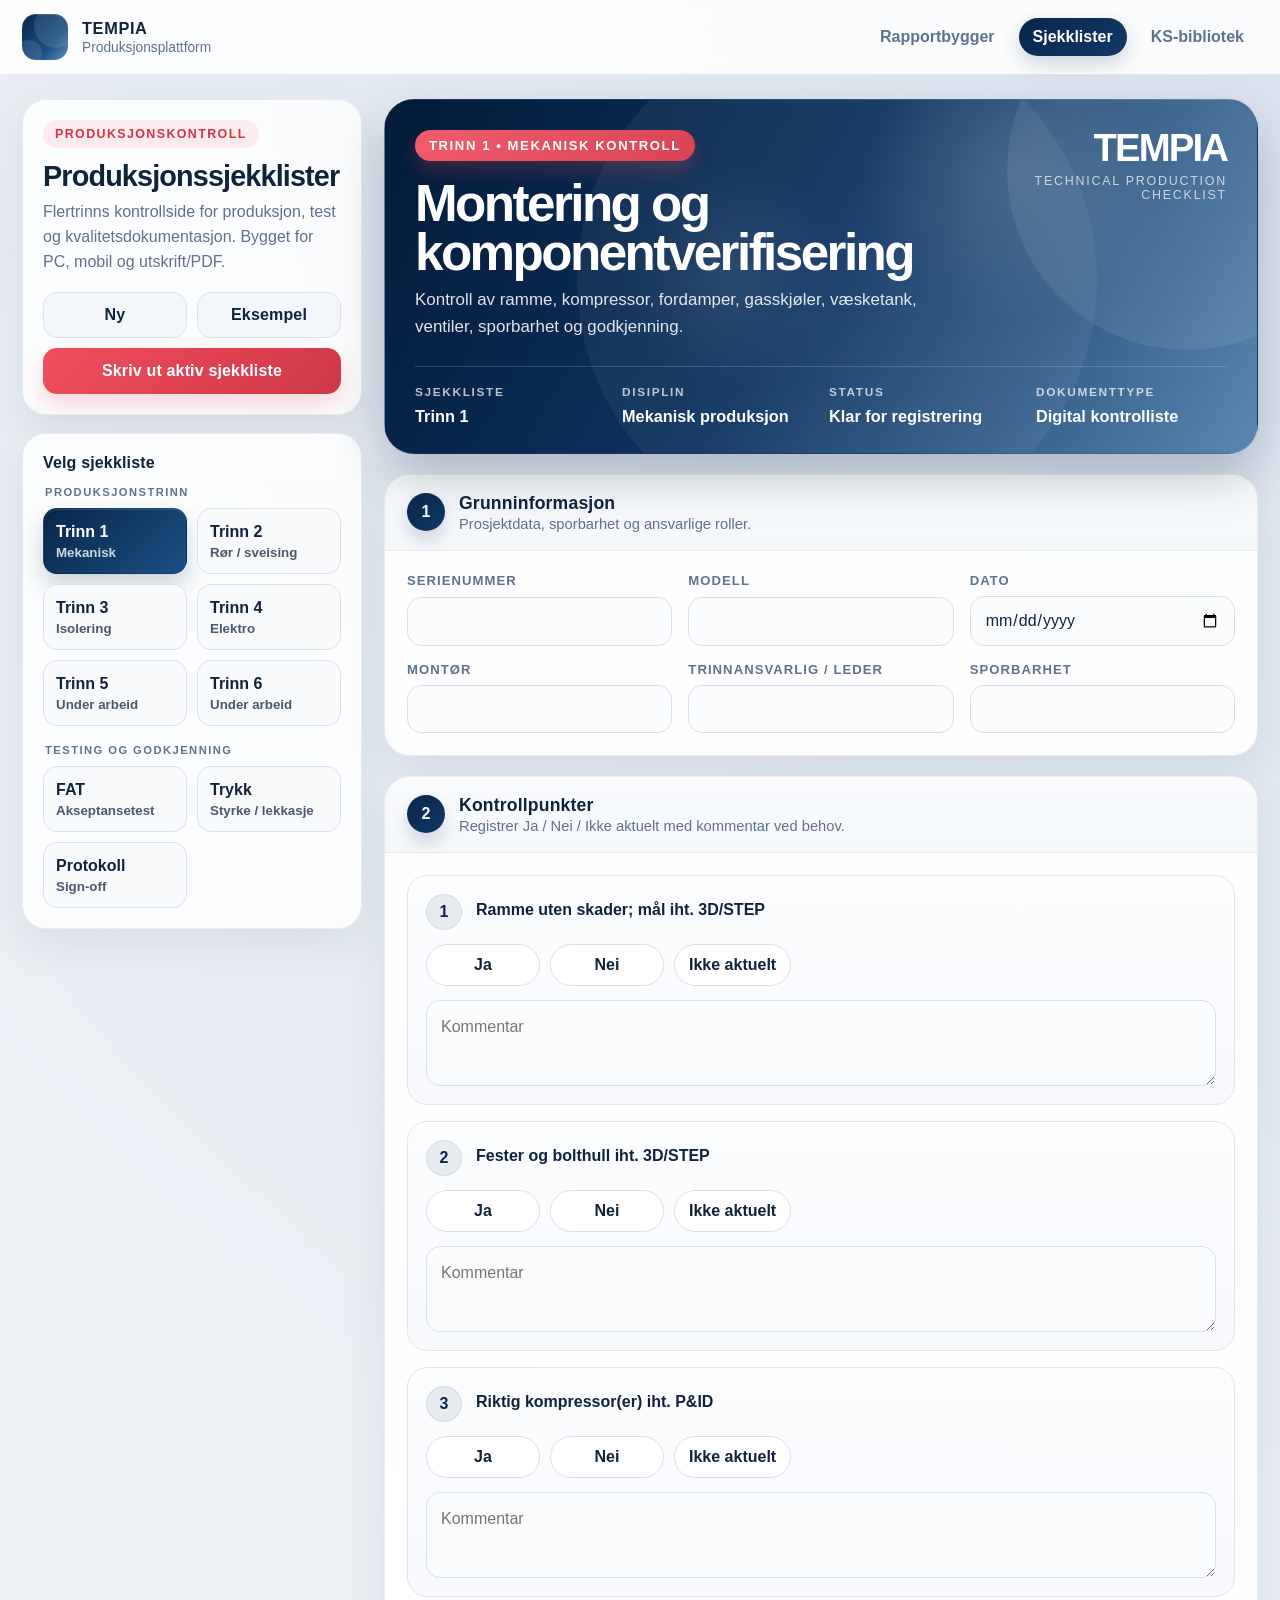
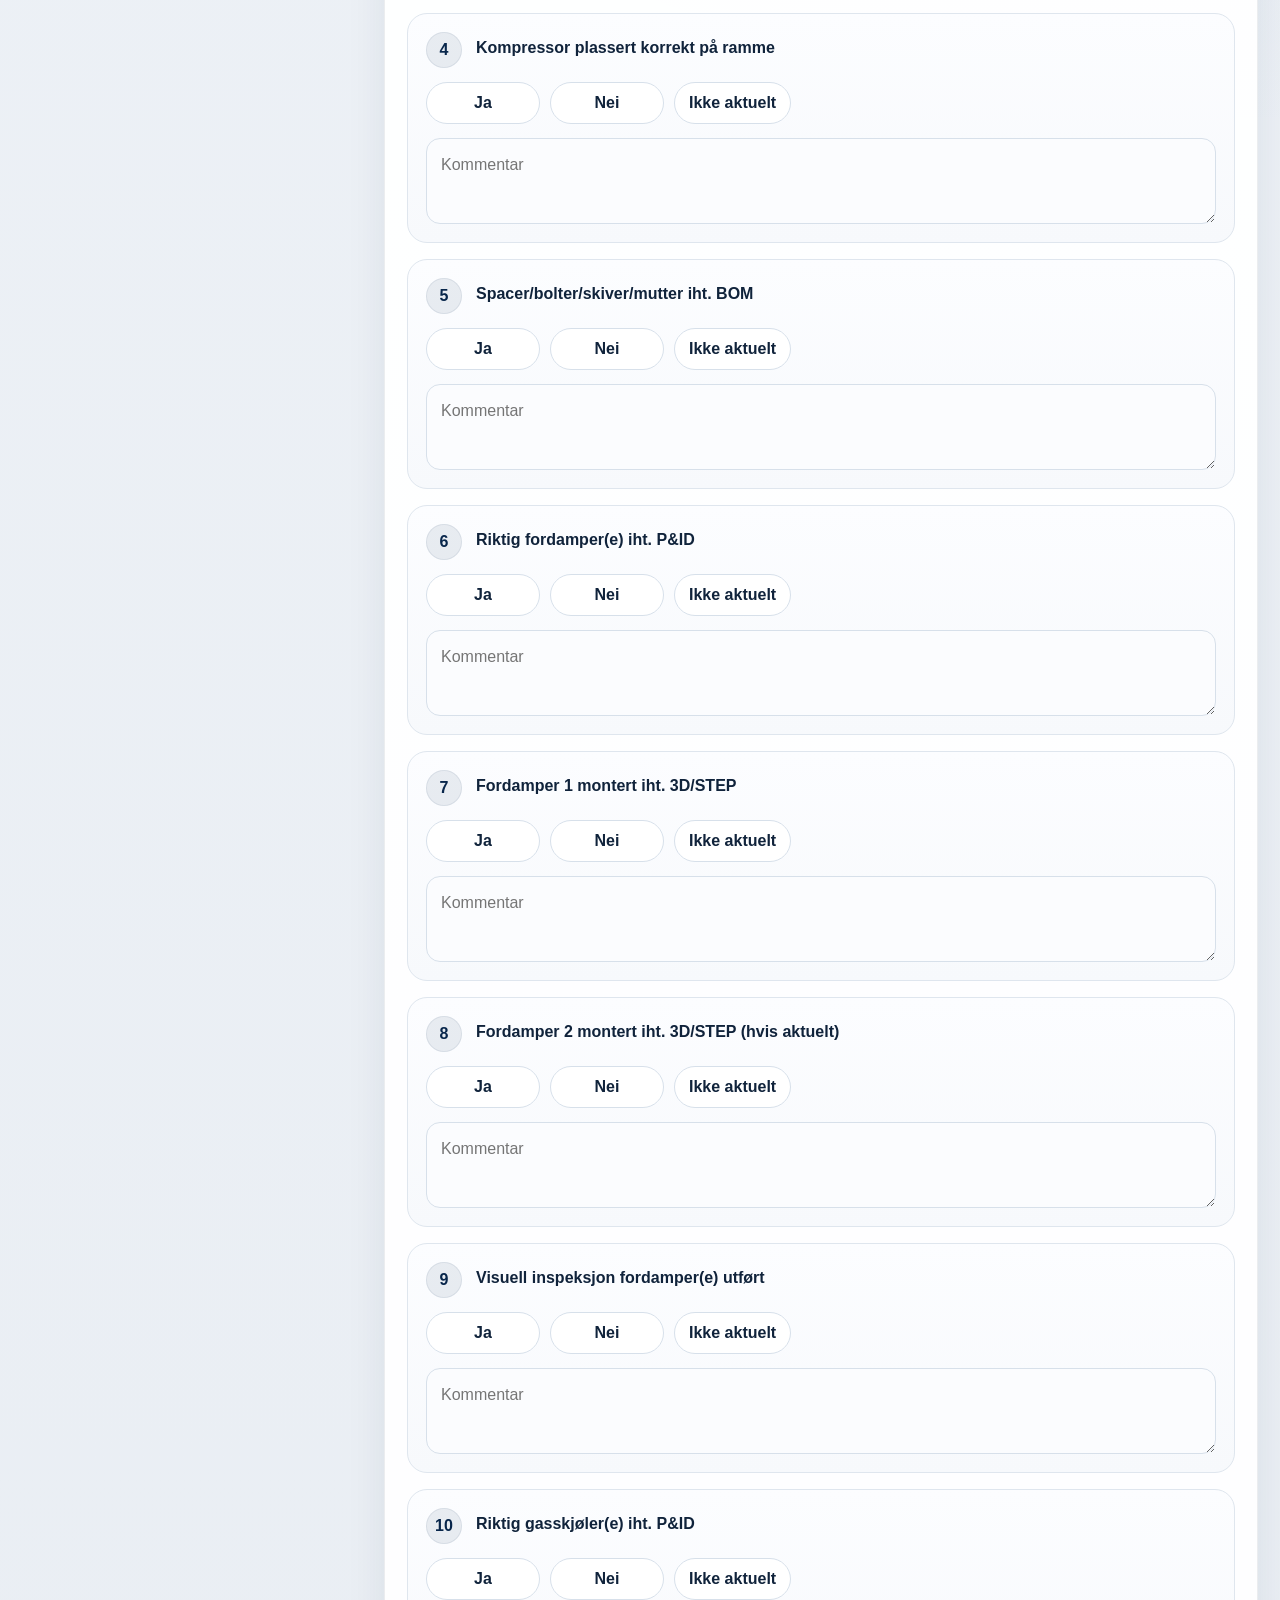
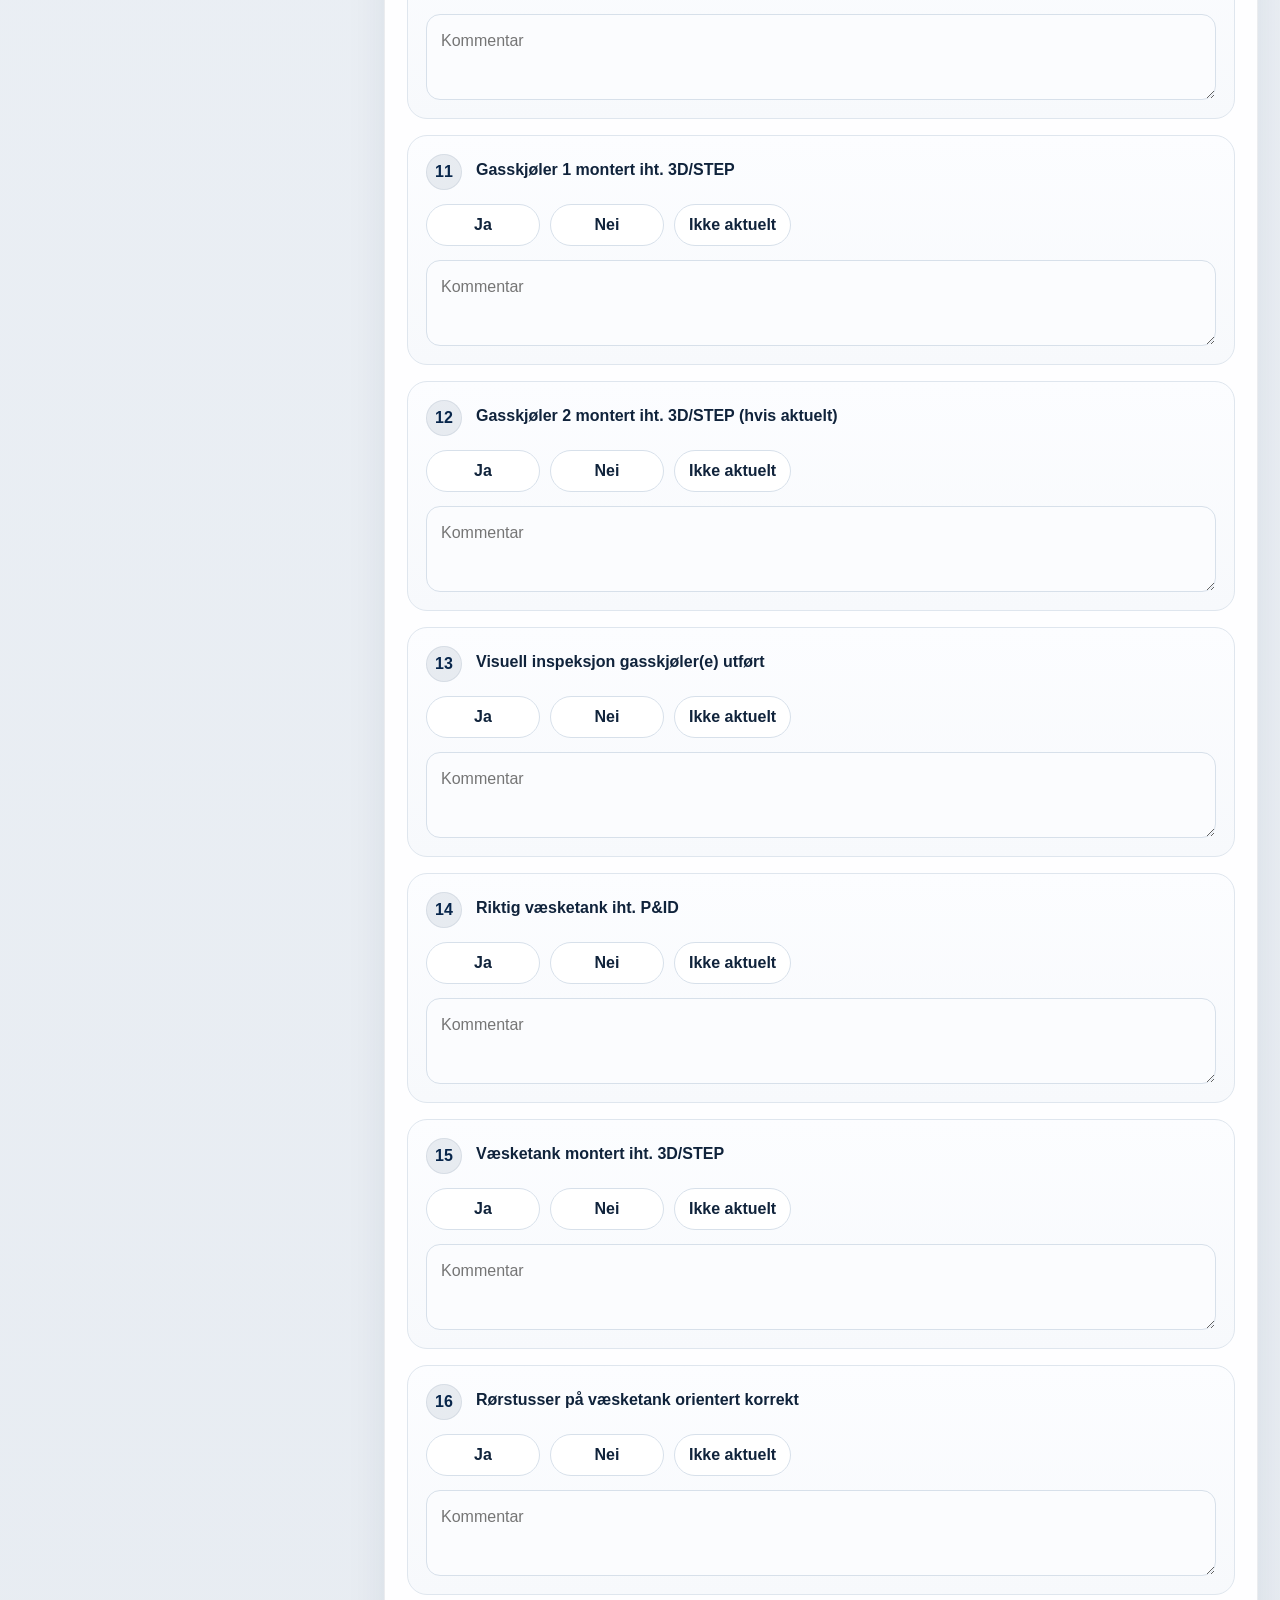
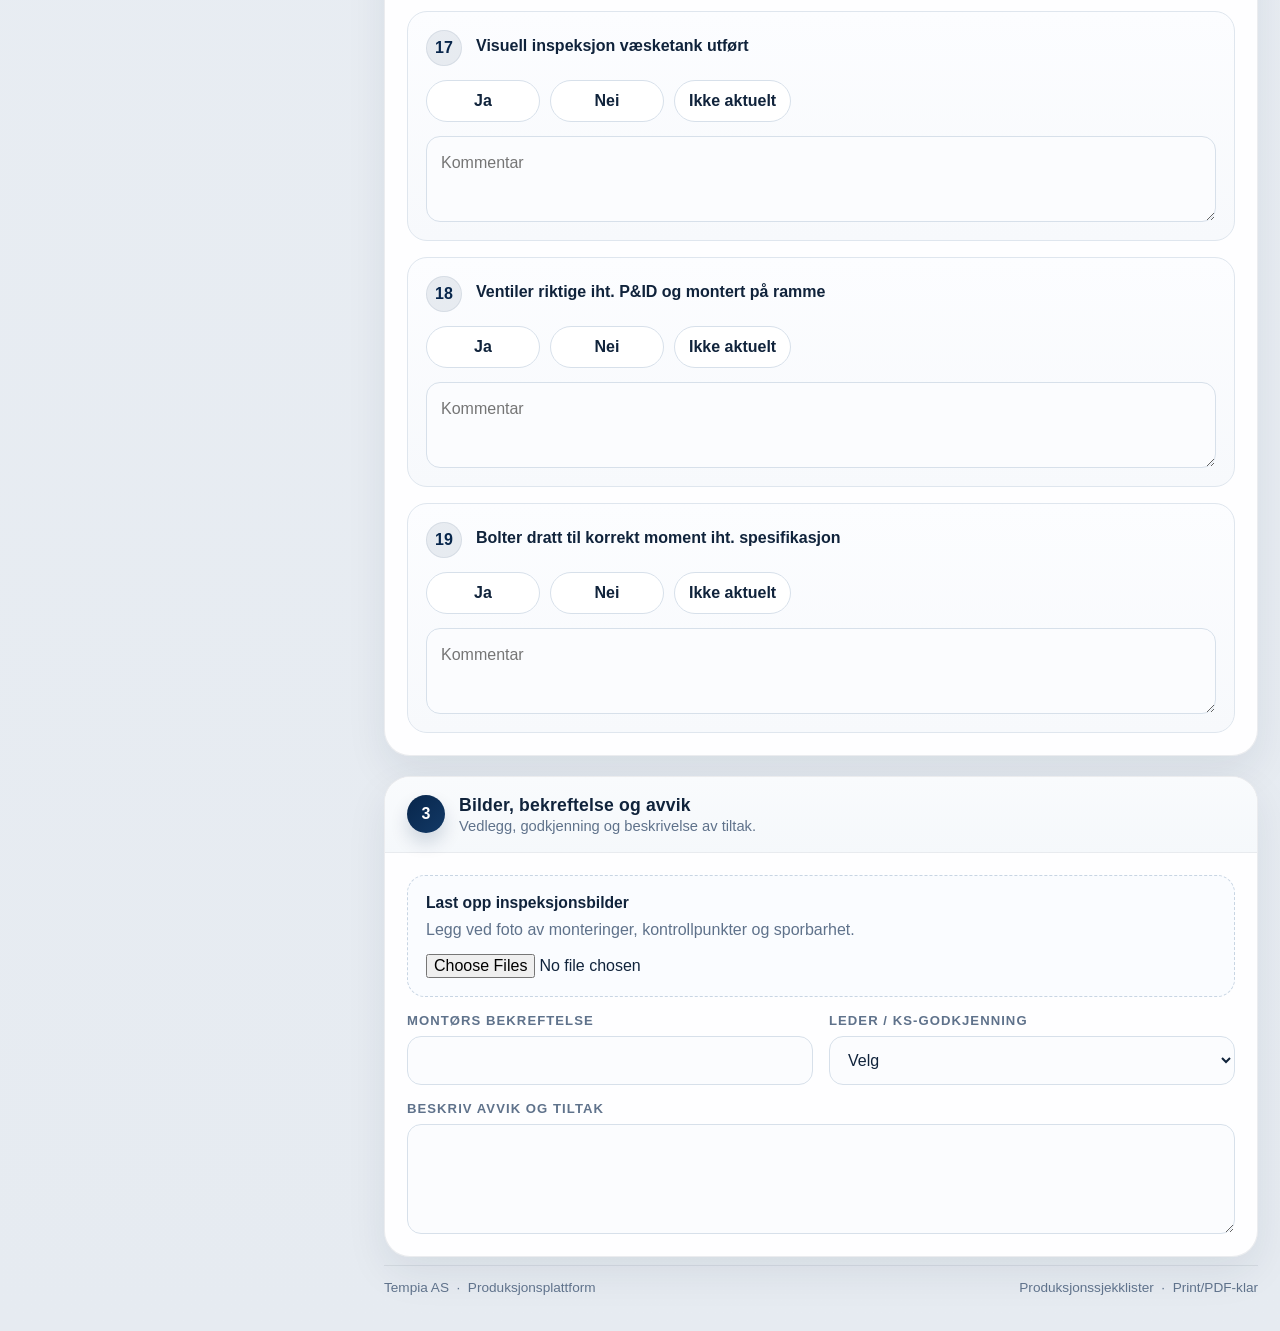
<file: sjekklister.html>
<!DOCTYPE html>
<html lang="no">
<head>
  <meta charset="UTF-8" />
  <meta name="viewport" content="width=device-width, initial-scale=1.0" />
  <title>Produksjonssjekklister | Tempia</title>
  <meta name="robots" content="noindex, nofollow" />
  <meta name="theme-color" content="#15385e" />
  <meta name="apple-mobile-web-app-capable" content="yes" />
  <meta name="apple-mobile-web-app-status-bar-style" content="default" />
  <meta name="apple-mobile-web-app-title" content="Tempia OPS" />
  <link rel="icon" type="image/x-icon" href="App_ikoner/web/favicon.ico" />
  <link rel="icon" type="image/png" sizes="32x32" href="App_ikoner/web/favicon-32x32.png" />
  <link rel="icon" type="image/png" sizes="16x16" href="App_ikoner/web/favicon-16x16.png" />
  <link rel="icon" type="image/png" sizes="192x192" href="App_ikoner/web/android-chrome-192x192.png" />
  <link rel="icon" type="image/png" sizes="512x512" href="App_ikoner/web/android-chrome-512x512.png" />
  <link rel="apple-touch-icon" sizes="180x180" href="App_ikoner/ios/iPhone_180x180.png" />
  <link rel="manifest" href="manifest.json" />
  <style>
    :root {
      --bg: #e9edf2;
      --panel: #ffffff;
      --panel-soft: #f6f8fb;
      --line: #d7dee8;
      --line-strong: #b8c4d4;
      --text: #10233b;
      --muted: #5f728b;
      --navy: #08264b;
      --navy-2: #123966;
      --navy-3: #1b4f83;
      --accent: #ef4f5f;
      --accent-dark: #cf3748;
      --success: #198754;
      --warning: #f59f00;
      --danger: #d63349;
      --shadow: 0 16px 40px rgba(10, 37, 64, 0.08);
      --radius-xl: 26px;
      --radius-lg: 18px;
      --radius-md: 12px;
      --radius-sm: 10px;
      --maxw: 1480px;
    }

    * {
      box-sizing: border-box;
    }

    html {
      scroll-behavior: smooth;
    }

    body {
      margin: 0;
      font-family: Inter, Arial, Helvetica, sans-serif;
      background:
        radial-gradient(circle at top right, rgba(32, 89, 147, 0.10), transparent 28%),
        linear-gradient(180deg, #eef2f7 0%, #e6ebf1 100%);
      color: var(--text);
    }

    a {
      color: inherit;
      text-decoration: none;
    }

    button,
    input,
    textarea,
    select {
      font: inherit;
    }

    .page-shell {
      min-height: 100vh;
    }

    .topbar {
      position: sticky;
      top: 0;
      z-index: 50;
      backdrop-filter: blur(10px);
      background: rgba(255, 255, 255, 0.88);
      border-bottom: 1px solid rgba(16, 35, 59, 0.08);
    }

    .topbar-inner {
      max-width: var(--maxw);
      margin: 0 auto;
      padding: 14px 22px;
      display: flex;
      align-items: center;
      gap: 20px;
      justify-content: space-between;
    }

    .brand {
      display: flex;
      align-items: center;
      gap: 14px;
      min-width: 0;
    }

    .brand-mark {
      width: 46px;
      height: 46px;
      border-radius: 14px;
      background:
        linear-gradient(135deg, var(--navy) 0%, var(--navy-3) 65%, #5f8fbd 100%);
      box-shadow: inset 0 1px 0 rgba(255,255,255,0.15);
      position: relative;
      overflow: hidden;
      flex: 0 0 auto;
    }

    .brand-mark::before,
    .brand-mark::after {
      content: "";
      position: absolute;
      border-radius: 999px;
      background: rgba(255,255,255,0.11);
    }

    .brand-mark::before {
      width: 44px;
      height: 44px;
      top: -10px;
      right: -10px;
    }

    .brand-mark::after {
      width: 26px;
      height: 26px;
      bottom: -6px;
      left: -6px;
    }

    .brand-text {
      min-width: 0;
    }

    .brand-text strong {
      display: block;
      font-size: 1.02rem;
      letter-spacing: 0.04em;
      text-transform: uppercase;
    }

    .brand-text span {
      display: block;
      color: var(--muted);
      font-size: 0.86rem;
      margin-top: 2px;
    }

    .main-nav {
      display: flex;
      align-items: center;
      gap: 10px;
      flex-wrap: wrap;
      justify-content: flex-end;
    }

    .main-nav a {
      padding: 10px 14px;
      border-radius: 999px;
      color: var(--muted);
      font-weight: 600;
      transition: 0.2s ease;
    }

    .main-nav a:hover {
      background: #eef3f8;
      color: var(--text);
    }

    .main-nav a.active {
      background: linear-gradient(135deg, var(--navy) 0%, var(--navy-2) 100%);
      color: white;
      box-shadow: 0 8px 20px rgba(8, 38, 75, 0.18);
    }

    .layout {
      max-width: var(--maxw);
      margin: 0 auto;
      padding: 24px 22px 36px;
      display: grid;
      grid-template-columns: 340px minmax(0, 1fr);
      gap: 22px;
      align-items: start;
    }

    .sidebar {
      position: sticky;
      top: 84px;
      display: grid;
      gap: 18px;
    }

    .side-card {
      background: rgba(255,255,255,0.86);
      border: 1px solid rgba(16,35,59,0.08);
      border-radius: 24px;
      padding: 20px;
      box-shadow: var(--shadow);
    }

    .side-kicker {
      display: inline-flex;
      align-items: center;
      gap: 8px;
      padding: 7px 12px;
      border-radius: 999px;
      background: rgba(239, 79, 95, 0.10);
      color: var(--accent-dark);
      font-size: 0.78rem;
      font-weight: 800;
      letter-spacing: 0.11em;
      text-transform: uppercase;
    }

    .side-card h1 {
      margin: 14px 0 8px;
      font-size: 1.8rem;
      line-height: 1.04;
      letter-spacing: -0.03em;
    }

    .side-card p {
      margin: 0;
      color: var(--muted);
      line-height: 1.55;
    }

    .action-grid {
      display: grid;
      grid-template-columns: 1fr 1fr;
      gap: 10px;
      margin-top: 18px;
    }

    .action-grid .full {
      grid-column: 1 / -1;
    }

    .btn {
      border: 0;
      border-radius: 14px;
      padding: 13px 14px;
      font-weight: 800;
      letter-spacing: 0.01em;
      cursor: pointer;
      transition: 0.18s ease;
      min-height: 46px;
      display: inline-flex;
      align-items: center;
      justify-content: center;
      width: 100%;
      gap: 6px;
    }

    .btn:hover {
      transform: translateY(-1px);
    }

    .btn-primary {
      background: linear-gradient(135deg, var(--accent) 0%, var(--accent-dark) 100%);
      color: white;
      box-shadow: 0 12px 24px rgba(214, 51, 73, 0.18);
    }

    .btn-secondary {
      background: linear-gradient(135deg, var(--navy) 0%, var(--navy-2) 100%);
      color: white;
      box-shadow: 0 12px 24px rgba(8, 38, 75, 0.18);
    }

    .btn-light {
      background: #f3f6fa;
      color: var(--text);
      border: 1px solid #dbe3ec;
    }

    .side-card h2 {
      margin: 0 0 14px;
      font-size: 1rem;
      letter-spacing: 0.01em;
    }

    .tab-list {
      display: grid;
      grid-template-columns: 1fr 1fr;
      gap: 10px;
    }

    .tab-section-label {
      grid-column: 1 / -1;
      font-size: 0.70rem;
      font-weight: 900;
      letter-spacing: 0.13em;
      text-transform: uppercase;
      color: var(--muted);
      padding: 4px 2px 0;
      margin-top: 4px;
    }

    .tab-section-label:first-child {
      margin-top: 0;
      padding-top: 0;
    }

    .tab-button {
      border: 1px solid #d9e1eb;
      background: #f8fafc;
      color: var(--text);
      border-radius: 14px;
      padding: 12px 12px;
      text-align: left;
      font-weight: 800;
      cursor: pointer;
      transition: 0.18s ease;
      min-height: 66px;
    }

    .tab-button:hover {
      background: #edf3f9;
      border-color: #c5d4e4;
    }

    .tab-button.active {
      color: white;
      border-color: transparent;
      background:
        linear-gradient(135deg, rgba(8,38,75,1) 0%, rgba(27,79,131,1) 100%);
      box-shadow: 0 12px 24px rgba(8, 38, 75, 0.20), inset 0 1px 0 rgba(255,255,255,0.12);
    }

    .tab-button.active small {
      opacity: 0.80;
    }

    .tab-button small {
      display: block;
      margin-top: 4px;
      font-weight: 600;
      opacity: 0.75;
    }

    .content {
      min-width: 0;
    }

    .panel {
      display: none;
      gap: 20px;
    }

    .panel.active {
      display: grid;
    }

    .hero {
      position: relative;
      overflow: hidden;
      border-radius: 30px;
      padding: 30px 30px 26px;
      min-height: 220px;
      color: white;
      background:
        radial-gradient(circle at 72% 20%, rgba(255,255,255,0.12), transparent 22%),
        radial-gradient(circle at 40% 50%, rgba(255,255,255,0.08), transparent 20%),
        linear-gradient(120deg, #031a37 0%, #0d3260 48%, #5a87b2 100%);
      box-shadow: 0 24px 50px rgba(12, 35, 63, 0.24);
      border: 1px solid rgba(255,255,255,0.08);
    }

    .hero::after {
      content: "";
      position: absolute;
      width: 360px;
      height: 360px;
      border-radius: 50%;
      right: -110px;
      top: -110px;
      background: rgba(255,255,255,0.07);
    }

    .hero::before {
      content: "";
      position: absolute;
      width: 520px;
      height: 520px;
      border-radius: 50%;
      left: 22%;
      top: -80px;
      background: rgba(255,255,255,0.05);
    }

    .hero-grid {
      position: relative;
      z-index: 1;
      display: grid;
      grid-template-columns: minmax(0, 1fr) 260px;
      gap: 24px;
      align-items: start;
    }

    .hero-chip {
      display: inline-flex;
      align-items: center;
      gap: 8px;
      padding: 8px 14px;
      border-radius: 999px;
      font-size: 0.82rem;
      font-weight: 900;
      letter-spacing: 0.12em;
      text-transform: uppercase;
      color: white;
      background: linear-gradient(135deg, #f15d6c 0%, #d94454 100%);
      box-shadow: 0 10px 18px rgba(216, 68, 84, 0.24);
    }

    .hero h2 {
      margin: 18px 0 10px;
      font-size: clamp(2rem, 4vw, 3.85rem);
      line-height: 0.96;
      letter-spacing: -0.05em;
    }

    .hero p {
      margin: 0;
      max-width: 860px;
      color: rgba(255,255,255,0.88);
      font-size: 1.06rem;
      line-height: 1.55;
    }

    .hero-brand {
      justify-self: end;
      text-align: right;
      align-self: start;
      position: relative;
      z-index: 2;
    }

    .hero-brand strong {
      display: block;
      font-size: clamp(2rem, 3vw, 3.2rem);
      line-height: 0.95;
      letter-spacing: -0.05em;
    }

    .hero-brand span {
      display: block;
      margin-top: 8px;
      color: rgba(255,255,255,0.72);
      font-size: 0.78rem;
      letter-spacing: 0.14em;
      text-transform: uppercase;
    }

    .hero-meta {
      margin-top: 26px;
      padding-top: 18px;
      border-top: 1px solid rgba(255,255,255,0.16);
      display: grid;
      grid-template-columns: repeat(4, minmax(0, 1fr));
      gap: 16px;
      position: relative;
      z-index: 1;
    }

    .hero-meta-block {
      min-width: 0;
    }

    .hero-meta-label {
      font-size: 0.74rem;
      text-transform: uppercase;
      letter-spacing: 0.14em;
      font-weight: 900;
      color: rgba(255,255,255,0.72);
      margin-bottom: 6px;
    }

    .hero-meta-value {
      font-weight: 800;
      font-size: 1.02rem;
      line-height: 1.35;
      color: white;
      word-break: break-word;
    }

    .section-card {
      background: rgba(255,255,255,0.94);
      border: 1px solid rgba(16,35,59,0.08);
      border-radius: 26px;
      box-shadow: var(--shadow);
      overflow: hidden;
    }

    .section-head {
      display: flex;
      align-items: center;
      gap: 14px;
      padding: 18px 22px;
      border-bottom: 1px solid rgba(16,35,59,0.07);
      background: linear-gradient(180deg, rgba(249,251,253,1) 0%, rgba(245,248,251,1) 100%);
    }

    .section-step {
      width: 38px;
      height: 38px;
      border-radius: 50%;
      display: grid;
      place-items: center;
      color: white;
      font-weight: 900;
      background: linear-gradient(135deg, var(--navy) 0%, var(--navy-2) 100%);
      box-shadow: 0 10px 18px rgba(8, 38, 75, 0.16);
      flex: 0 0 auto;
    }

    .section-head h3 {
      margin: 0;
      font-size: 1.1rem;
      letter-spacing: 0.01em;
    }

    .section-head p {
      margin: 2px 0 0;
      color: var(--muted);
      font-size: 0.92rem;
    }

    .section-body {
      padding: 22px;
    }

    .grid-2,
    .grid-3,
    .grid-4 {
      display: grid;
      gap: 16px;
    }

    .grid-2 { grid-template-columns: repeat(2, minmax(0, 1fr)); }
    .grid-3 { grid-template-columns: repeat(3, minmax(0, 1fr)); }
    .grid-4 { grid-template-columns: repeat(4, minmax(0, 1fr)); }

    .field {
      display: grid;
      gap: 8px;
    }

    .field.full {
      grid-column: 1 / -1;
    }

    .field label {
      font-size: 0.82rem;
      font-weight: 800;
      text-transform: uppercase;
      letter-spacing: 0.08em;
      color: var(--muted);
    }

    .field input,
    .field textarea,
    .field select {
      width: 100%;
      border: 1px solid #d7e0ea;
      background: #fbfcfe;
      border-radius: 14px;
      padding: 14px 14px;
      color: var(--text);
      outline: none;
      transition: border-color 0.15s ease, box-shadow 0.15s ease, background 0.15s ease;
    }

    .field textarea {
      min-height: 110px;
      resize: vertical;
      line-height: 1.5;
    }

    .field input:focus,
    .field textarea:focus,
    .field select:focus {
      border-color: #8aaccf;
      box-shadow: 0 0 0 4px rgba(94, 141, 191, 0.12);
      background: white;
    }

    .question-list {
      display: grid;
      gap: 16px;
    }

    .question {
      background: linear-gradient(180deg, #fcfdff 0%, #f7f9fc 100%);
      border: 1px solid #dfe6ee;
      border-radius: 20px;
      padding: 18px;
    }

    .question-top {
      display: flex;
      gap: 14px;
      align-items: flex-start;
      justify-content: space-between;
      margin-bottom: 14px;
    }

    .question-number {
      width: 36px;
      height: 36px;
      border-radius: 50%;
      display: grid;
      place-items: center;
      flex: 0 0 auto;
      font-weight: 900;
      color: var(--navy);
      background: rgba(8, 38, 75, 0.08);
      border: 1px solid rgba(8, 38, 75, 0.08);
    }

    .question-title {
      flex: 1 1 auto;
      min-width: 0;
      font-weight: 800;
      font-size: 1rem;
      line-height: 1.45;
      padding-top: 4px;
    }

    .answer-row {
      display: flex;
      flex-wrap: wrap;
      gap: 10px;
      margin-bottom: 14px;
    }

    .answer-row label {
      cursor: pointer;
      position: relative;
    }

    .answer-row input {
      position: absolute;
      opacity: 0;
      pointer-events: none;
    }

    .answer-row span {
      display: inline-flex;
      align-items: center;
      justify-content: center;
      min-width: 114px;
      padding: 11px 14px;
      border-radius: 999px;
      border: 1px solid #d7e0ea;
      background: white;
      color: var(--text);
      font-weight: 800;
      transition: 0.18s ease;
    }

    .answer-row input:checked + span {
      color: white;
      border-color: transparent;
      background: linear-gradient(135deg, var(--navy) 0%, var(--navy-2) 100%);
      box-shadow: 0 12px 20px rgba(8, 38, 75, 0.18);
    }

    .question textarea {
      min-height: 86px;
    }

    .upload-box {
      border: 1.5px dashed #c8d5e3;
      border-radius: 18px;
      padding: 18px;
      background: #fafcff;
    }

    .upload-box strong {
      display: block;
      margin-bottom: 6px;
      font-size: 0.98rem;
    }

    .upload-box p {
      margin: 0 0 12px;
      color: var(--muted);
      line-height: 1.5;
    }

    .note-banner {
      display: flex;
      align-items: flex-start;
      gap: 12px;
      padding: 16px 18px;
      border-radius: 18px;
      border: 1px solid rgba(214, 51, 73, 0.22);
      background: rgba(214, 51, 73, 0.06);
      color: var(--danger);
      font-weight: 700;
    }

    .note-banner strong {
      display: block;
      margin-bottom: 4px;
    }

    .placeholder-box {
      border-radius: 24px;
      border: 1px dashed #c7d3e0;
      background: linear-gradient(180deg, rgba(255,255,255,0.86), rgba(246,249,252,0.96));
      padding: 34px 26px;
      text-align: center;
      color: var(--muted);
    }

    .placeholder-box strong {
      display: block;
      color: var(--text);
      font-size: 1.2rem;
      margin-bottom: 10px;
    }

    .footer-bar {
      margin-top: 8px;
      border-top: 1px solid rgba(16,35,59,0.08);
      color: var(--muted);
      font-size: 0.85rem;
      padding-top: 14px;
      display: flex;
      justify-content: space-between;
      gap: 12px;
      flex-wrap: wrap;
    }

    /* === Brand as link === */
    a.brand {
      text-decoration: none;
      color: inherit;
      display: flex;
      align-items: center;
      gap: 14px;
      min-width: 0;
    }

    /* === Answer option color coding on screen === */
    .answer-row input[value="Ja"]:checked + span {
      background: linear-gradient(135deg, #16794a 0%, #1b9158 100%);
      box-shadow: 0 10px 20px rgba(22, 121, 74, 0.22);
    }

    .answer-row input[value="Nei"]:checked + span {
      background: linear-gradient(135deg, #c72d3e 0%, #d63446 100%);
      box-shadow: 0 10px 20px rgba(199, 45, 62, 0.22);
    }

    .answer-row input[value="Ikke aktuelt"]:checked + span {
      background: linear-gradient(135deg, #4a5f78 0%, #5c7090 100%);
      box-shadow: 0 10px 20px rgba(74, 95, 120, 0.18);
    }

    .answer-row input[value="Annet"]:checked + span {
      background: linear-gradient(135deg, #b06800 0%, #c47800 100%);
      box-shadow: 0 10px 20px rgba(179, 104, 0, 0.22);
    }

    /* === Print document bar (hidden on screen) === */
    .print-document-bar {
      display: none;
    }

    /* === Print footer line (hidden on screen) === */
    .print-footer-line {
      display: none;
    }

    @media (max-width: 1180px) {
      .layout {
        grid-template-columns: 1fr;
      }

      .sidebar {
        position: static;
      }

      .hero-grid {
        grid-template-columns: 1fr;
      }

      .hero-brand {
        justify-self: start;
        text-align: left;
      }

      .hero-meta {
        grid-template-columns: repeat(2, minmax(0, 1fr));
      }
    }

    @media (max-width: 760px) {
      .topbar-inner {
        align-items: flex-start;
        flex-direction: column;
      }

      .main-nav {
        width: 100%;
        justify-content: flex-start;
      }

      .layout {
        padding: 16px 14px 26px;
      }

      .side-card,
      .section-body,
      .section-head {
        padding-left: 16px;
        padding-right: 16px;
      }

      .tab-list {
        grid-template-columns: 1fr 1fr;
      }

      .grid-2,
      .grid-3,
      .grid-4 {
        grid-template-columns: 1fr;
      }

      .hero {
        padding: 22px 18px 20px;
        border-radius: 24px;
      }

      .hero h2 {
        font-size: 2.2rem;
      }

      .hero-meta {
        grid-template-columns: 1fr;
      }

      .question-top {
        flex-direction: column;
      }

      .answer-row span {
        min-width: 96px;
      }
    }

    /* PRINT */
    @media print {
      @page {
        size: A4;
        margin: 14mm 12mm 16mm 12mm;
      }

      body {
        background: white !important;
        color: #0a213b;
      }

      .topbar,
      .sidebar,
      .footer-bar,
      .main-nav,
      .action-grid,
      .tab-list {
        display: none !important;
      }

      .layout {
        display: block;
        max-width: none;
        padding: 0;
        margin: 0;
      }

      .content {
        width: 100%;
      }

      .panel {
        display: none !important;
      }

      .panel.active {
        display: grid !important;
        gap: 10px;
      }

      .hero {
        min-height: auto;
        padding: 14mm 12mm 10mm;
        border-radius: 0;
        background:
          linear-gradient(120deg, #072347 0%, #143963 58%, #5d89b5 100%) !important;
        box-shadow: none;
        border: 0;
        break-inside: avoid;
        page-break-inside: avoid;
      }

      .hero::before,
      .hero::after {
        display: none;
      }

      .hero-grid {
        grid-template-columns: 1fr 220px;
        gap: 12mm;
      }

      .hero h2 {
        font-size: 27pt;
        margin: 8mm 0 4mm;
        line-height: 0.98;
      }

      .hero p {
        font-size: 10.5pt;
        line-height: 1.45;
      }

      .hero-brand strong {
        font-size: 28pt;
      }

      .hero-brand span {
        font-size: 7pt;
        color: rgba(255,255,255,0.82);
      }

      .hero-meta {
        grid-template-columns: repeat(4, 1fr);
        gap: 6mm;
        margin-top: 8mm;
        padding-top: 5mm;
      }

      .hero-meta-label {
        font-size: 7pt;
      }

      .hero-meta-value {
        font-size: 10pt;
      }

      .section-card {
        border: 1px solid #ccd6e0;
        box-shadow: none;
        border-radius: 0;
        break-inside: avoid;
        page-break-inside: avoid;
        margin-top: 6mm;
      }

      .section-head {
        background: #f1f5f9 !important;
        padding: 5mm 6mm;
      }

      .section-head h3 {
        font-size: 11pt;
      }

      .section-head p {
        font-size: 8.5pt;
      }

      .section-step {
        width: 9mm;
        height: 9mm;
        font-size: 9pt;
        box-shadow: none;
      }

      .section-body {
        padding: 5mm 6mm 6mm;
      }

      .field label {
        font-size: 7.4pt;
      }

      .field input,
      .field textarea,
      .field select {
        border: 1px solid #c6d2df;
        background: white !important;
        border-radius: 0;
        padding: 3.2mm 3.4mm;
        box-shadow: none !important;
      }

      .question {
        border-radius: 0;
        background: white !important;
        border: 1px solid #d6dee8;
        padding: 4.5mm;
        break-inside: avoid;
        page-break-inside: avoid;
      }

      .question-title {
        font-size: 10pt;
      }

      .question-number {
        width: 8mm;
        height: 8mm;
        font-size: 8pt;
        border-radius: 50%;
      }

      .answer-row span {
        min-width: 26mm;
        padding: 2.5mm 3mm;
        font-size: 8.5pt;
        border-radius: 999px;
      }

      .upload-box {
        border-radius: 0;
        background: white !important;
      }

      .note-banner {
        border-radius: 0;
        background: rgba(214, 51, 73, 0.05) !important;
      }

      /* === Print document bar === */
      .print-document-bar {
        display: flex;
        align-items: flex-start;
        justify-content: space-between;
        gap: 8mm;
        padding: 0 0 5mm;
        border-bottom: 0.5pt solid #b0c0d0;
        margin-bottom: 7mm;
        break-inside: avoid;
        page-break-inside: avoid;
      }

      .print-doc-left {
        flex: 1;
        min-width: 0;
      }

      .print-doc-title {
        font-size: 12pt;
        font-weight: 900;
        color: #06172e;
        letter-spacing: -0.01em;
        line-height: 1.2;
        margin-bottom: 1.5mm;
      }

      .print-doc-meta {
        font-size: 8pt;
        color: #5a7088;
        line-height: 1.4;
      }

      .print-doc-badge {
        padding: 2mm 4mm;
        border: 0.5pt solid #9ab0c4;
        font-size: 8pt;
        font-weight: 900;
        letter-spacing: 0.08em;
        text-transform: uppercase;
        color: #06172e;
        white-space: nowrap;
        align-self: center;
      }

      /* === Print footer line === */
      .print-footer-line {
        display: flex;
        justify-content: space-between;
        align-items: center;
        padding: 3.5mm 0 0;
        margin-top: 10mm;
        border-top: 0.5pt solid #b0c0d0;
        font-size: 7.5pt;
        color: #7090a8;
        break-inside: avoid;
        page-break-inside: avoid;
      }

      /* === Answer color coding in print === */
      .answer-row span {
        min-width: 26mm;
        padding: 2.5mm 3mm;
        font-size: 8.5pt;
        border-radius: 999px;
        background: #f0f4f8 !important;
        color: #6a8090 !important;
        border-color: #cdd8e4 !important;
        box-shadow: none !important;
      }

      .answer-row input[value="Ja"]:checked + span {
        background: white !important;
        color: #0a6d36 !important;
        border: 1.5pt solid #0a6d36 !important;
        box-shadow: none !important;
        font-weight: 900 !important;
      }

      .answer-row input[value="Nei"]:checked + span {
        background: white !important;
        color: #a41f2c !important;
        border: 1.5pt solid #a41f2c !important;
        box-shadow: none !important;
        font-weight: 900 !important;
      }

      .answer-row input[value="Ikke aktuelt"]:checked + span {
        background: white !important;
        color: #3e546c !important;
        border: 1.5pt solid #3e546c !important;
        box-shadow: none !important;
        font-weight: 900 !important;
      }

      .answer-row input[value="Annet"]:checked + span {
        background: white !important;
        color: #8a5200 !important;
        border: 1.5pt solid #8a5200 !important;
        box-shadow: none !important;
        font-weight: 900 !important;
      }
    }

    /* === Compact mobile tabs === */
    @media (max-width: 500px) {
      .tab-list {
        overflow-x: auto;
        -webkit-overflow-scrolling: touch;
        scrollbar-width: none;
        padding-bottom: 4px;
      }

      .tab-list::-webkit-scrollbar {
        display: none;
      }

      .tab-button {
        min-width: 96px;
        font-size: 0.87rem;
        padding: 10px 9px;
      }
    }
  </style>
</head>
<body>
  <div class="page-shell">
    <header class="topbar">
      <div class="topbar-inner">
        <a class="brand" href="./index.html" aria-label="Tempia – tilbake til plattformhjem">
          <div class="brand-mark" aria-hidden="true"></div>
          <div class="brand-text">
            <strong>Tempia</strong>
            <span>Produksjonsplattform</span>
          </div>
        </a>

        <nav class="main-nav" aria-label="Hovedmeny">
          <a href="./index.html">Rapportbygger</a>
          <a href="./sjekklister.html" class="active">Sjekklister</a>
          <a href="./ks-bibliotek.html">KS-bibliotek</a>
        </nav>
      </div>
    </header>

    <div class="layout">
      <aside class="sidebar">
        <section class="side-card">
          <span class="side-kicker">Produksjonskontroll</span>
          <h1>Produksjonssjekklister</h1>
          <p>
            Flertrinns kontrollside for produksjon, test og kvalitetsdokumentasjon.
            Bygget for PC, mobil og utskrift/PDF.
          </p>

          <div class="action-grid">
            <button class="btn btn-light" id="btnNew" type="button">Ny</button>
            <button class="btn btn-light" id="btnExample" type="button">Eksempel</button>
            <button class="btn btn-primary full" id="btnPrint" type="button">Skriv ut aktiv sjekkliste</button>
          </div>
        </section>

        <section class="side-card">
          <h2>Velg sjekkliste</h2>
          <div class="tab-list" role="tablist" aria-label="Sjekklister">
            <div class="tab-section-label">Produksjonstrinn</div>
            <button class="tab-button active" data-tab="trinn1" type="button">Trinn 1<small>Mekanisk</small></button>
            <button class="tab-button" data-tab="trinn2" type="button">Trinn 2<small>Rør / sveising</small></button>
            <button class="tab-button" data-tab="trinn3" type="button">Trinn 3<small>Isolering</small></button>
            <button class="tab-button" data-tab="trinn4" type="button">Trinn 4<small>Elektro</small></button>
            <button class="tab-button" data-tab="trinn5" type="button">Trinn 5<small>Under arbeid</small></button>
            <button class="tab-button" data-tab="trinn6" type="button">Trinn 6<small>Under arbeid</small></button>
            <div class="tab-section-label">Testing og godkjenning</div>
            <button class="tab-button" data-tab="fat" type="button">FAT<small>Akseptansetest</small></button>
            <button class="tab-button" data-tab="trykktesting" type="button">Trykk<small>Styrke / lekkasje</small></button>
            <button class="tab-button" data-tab="protokoll" type="button">Protokoll<small>Sign-off</small></button>
          </div>
        </section>
      </aside>

      <main class="content">

        <!-- TRINN 1 -->
        <section class="panel active" id="tab-trinn1">
          <div class="print-document-bar">
            <div class="print-doc-left">
              <div class="print-doc-title">Produksjonssjekkliste &mdash; Trinn 1: Mekanisk kontroll</div>
              <div class="print-doc-meta">Tempia AS &nbsp;&middot;&nbsp; SJK-T1 &nbsp;&middot;&nbsp; Mekanisk produksjon &nbsp;&middot;&nbsp; Klar for registrering</div>
            </div>
            <div class="print-doc-badge">Trinn 1</div>
          </div>
          <section class="hero">
            <div class="hero-grid">
              <div>
                <span class="hero-chip">Trinn 1 • Mekanisk kontroll</span>
                <h2>Montering og komponentverifisering</h2>
                <p>
                  Kontroll av ramme, kompressor, fordamper, gasskjøler, væsketank,
                  ventiler, sporbarhet og godkjenning.
                </p>
              </div>
              <div class="hero-brand">
                <strong>TEMPIA</strong>
                <span>Technical production checklist</span>
              </div>
            </div>

            <div class="hero-meta">
              <div class="hero-meta-block">
                <div class="hero-meta-label">Sjekkliste</div>
                <div class="hero-meta-value">Trinn 1</div>
              </div>
              <div class="hero-meta-block">
                <div class="hero-meta-label">Disiplin</div>
                <div class="hero-meta-value">Mekanisk produksjon</div>
              </div>
              <div class="hero-meta-block">
                <div class="hero-meta-label">Status</div>
                <div class="hero-meta-value">Klar for registrering</div>
              </div>
              <div class="hero-meta-block">
                <div class="hero-meta-label">Dokumenttype</div>
                <div class="hero-meta-value">Digital kontrolliste</div>
              </div>
            </div>
          </section>

          <section class="section-card">
            <div class="section-head">
              <div class="section-step">1</div>
              <div>
                <h3>Grunninformasjon</h3>
                <p>Prosjektdata, sporbarhet og ansvarlige roller.</p>
              </div>
            </div>
            <div class="section-body">
              <div class="grid-3">
                <div class="field">
                  <label for="t1_serial">Serienummer</label>
                  <input id="t1_serial" name="t1_serial" type="text">
                </div>
                <div class="field">
                  <label for="t1_model">Modell</label>
                  <input id="t1_model" name="t1_model" type="text">
                </div>
                <div class="field">
                  <label for="t1_date">Dato</label>
                  <input id="t1_date" name="t1_date" type="date">
                </div>
                <div class="field">
                  <label for="t1_assembler">Montør</label>
                  <input id="t1_assembler" name="t1_assembler" type="text">
                </div>
                <div class="field">
                  <label for="t1_supervisor">Trinnansvarlig / leder</label>
                  <input id="t1_supervisor" name="t1_supervisor" type="text">
                </div>
                <div class="field">
                  <label for="t1_traceability">Sporbarhet</label>
                  <input id="t1_traceability" name="t1_traceability" type="text">
                </div>
              </div>
            </div>
          </section>

          <section class="section-card">
            <div class="section-head">
              <div class="section-step">2</div>
              <div>
                <h3>Kontrollpunkter</h3>
                <p>Registrer Ja / Nei / Ikke aktuelt med kommentar ved behov.</p>
              </div>
            </div>
            <div class="section-body">
              <div class="question-list">
                <div class="question">
                  <div class="question-top">
                    <div class="question-number">1</div>
                    <div class="question-title">Ramme uten skader; mål iht. 3D/STEP</div>
                  </div>
                  <div class="answer-row">
                    <label><input type="radio" name="t1_q1" value="Ja"><span>Ja</span></label>
                    <label><input type="radio" name="t1_q1" value="Nei"><span>Nei</span></label>
                    <label><input type="radio" name="t1_q1" value="Ikke aktuelt"><span>Ikke aktuelt</span></label>
                  </div>
                  <div class="field"><textarea name="t1_q1_comment" placeholder="Kommentar"></textarea></div>
                </div>

                <div class="question">
                  <div class="question-top">
                    <div class="question-number">2</div>
                    <div class="question-title">Fester og bolthull iht. 3D/STEP</div>
                  </div>
                  <div class="answer-row">
                    <label><input type="radio" name="t1_q2" value="Ja"><span>Ja</span></label>
                    <label><input type="radio" name="t1_q2" value="Nei"><span>Nei</span></label>
                    <label><input type="radio" name="t1_q2" value="Ikke aktuelt"><span>Ikke aktuelt</span></label>
                  </div>
                  <div class="field"><textarea name="t1_q2_comment" placeholder="Kommentar"></textarea></div>
                </div>

                <div class="question">
                  <div class="question-top">
                    <div class="question-number">3</div>
                    <div class="question-title">Riktig kompressor(er) iht. P&amp;ID</div>
                  </div>
                  <div class="answer-row">
                    <label><input type="radio" name="t1_q3" value="Ja"><span>Ja</span></label>
                    <label><input type="radio" name="t1_q3" value="Nei"><span>Nei</span></label>
                    <label><input type="radio" name="t1_q3" value="Ikke aktuelt"><span>Ikke aktuelt</span></label>
                  </div>
                  <div class="field"><textarea name="t1_q3_comment" placeholder="Kommentar"></textarea></div>
                </div>

                <div class="question">
                  <div class="question-top">
                    <div class="question-number">4</div>
                    <div class="question-title">Kompressor plassert korrekt på ramme</div>
                  </div>
                  <div class="answer-row">
                    <label><input type="radio" name="t1_q4" value="Ja"><span>Ja</span></label>
                    <label><input type="radio" name="t1_q4" value="Nei"><span>Nei</span></label>
                    <label><input type="radio" name="t1_q4" value="Ikke aktuelt"><span>Ikke aktuelt</span></label>
                  </div>
                  <div class="field"><textarea name="t1_q4_comment" placeholder="Kommentar"></textarea></div>
                </div>

                <div class="question">
                  <div class="question-top">
                    <div class="question-number">5</div>
                    <div class="question-title">Spacer/bolter/skiver/mutter iht. BOM</div>
                  </div>
                  <div class="answer-row">
                    <label><input type="radio" name="t1_q5" value="Ja"><span>Ja</span></label>
                    <label><input type="radio" name="t1_q5" value="Nei"><span>Nei</span></label>
                    <label><input type="radio" name="t1_q5" value="Ikke aktuelt"><span>Ikke aktuelt</span></label>
                  </div>
                  <div class="field"><textarea name="t1_q5_comment" placeholder="Kommentar"></textarea></div>
                </div>

                <div class="question">
                  <div class="question-top">
                    <div class="question-number">6</div>
                    <div class="question-title">Riktig fordamper(e) iht. P&amp;ID</div>
                  </div>
                  <div class="answer-row">
                    <label><input type="radio" name="t1_q6" value="Ja"><span>Ja</span></label>
                    <label><input type="radio" name="t1_q6" value="Nei"><span>Nei</span></label>
                    <label><input type="radio" name="t1_q6" value="Ikke aktuelt"><span>Ikke aktuelt</span></label>
                  </div>
                  <div class="field"><textarea name="t1_q6_comment" placeholder="Kommentar"></textarea></div>
                </div>

                <div class="question">
                  <div class="question-top">
                    <div class="question-number">7</div>
                    <div class="question-title">Fordamper 1 montert iht. 3D/STEP</div>
                  </div>
                  <div class="answer-row">
                    <label><input type="radio" name="t1_q7" value="Ja"><span>Ja</span></label>
                    <label><input type="radio" name="t1_q7" value="Nei"><span>Nei</span></label>
                    <label><input type="radio" name="t1_q7" value="Ikke aktuelt"><span>Ikke aktuelt</span></label>
                  </div>
                  <div class="field"><textarea name="t1_q7_comment" placeholder="Kommentar"></textarea></div>
                </div>

                <div class="question">
                  <div class="question-top">
                    <div class="question-number">8</div>
                    <div class="question-title">Fordamper 2 montert iht. 3D/STEP (hvis aktuelt)</div>
                  </div>
                  <div class="answer-row">
                    <label><input type="radio" name="t1_q8" value="Ja"><span>Ja</span></label>
                    <label><input type="radio" name="t1_q8" value="Nei"><span>Nei</span></label>
                    <label><input type="radio" name="t1_q8" value="Ikke aktuelt"><span>Ikke aktuelt</span></label>
                  </div>
                  <div class="field"><textarea name="t1_q8_comment" placeholder="Kommentar"></textarea></div>
                </div>

                <div class="question">
                  <div class="question-top">
                    <div class="question-number">9</div>
                    <div class="question-title">Visuell inspeksjon fordamper(e) utført</div>
                  </div>
                  <div class="answer-row">
                    <label><input type="radio" name="t1_q9" value="Ja"><span>Ja</span></label>
                    <label><input type="radio" name="t1_q9" value="Nei"><span>Nei</span></label>
                    <label><input type="radio" name="t1_q9" value="Ikke aktuelt"><span>Ikke aktuelt</span></label>
                  </div>
                  <div class="field"><textarea name="t1_q9_comment" placeholder="Kommentar"></textarea></div>
                </div>

                <div class="question">
                  <div class="question-top">
                    <div class="question-number">10</div>
                    <div class="question-title">Riktig gasskjøler(e) iht. P&amp;ID</div>
                  </div>
                  <div class="answer-row">
                    <label><input type="radio" name="t1_q10" value="Ja"><span>Ja</span></label>
                    <label><input type="radio" name="t1_q10" value="Nei"><span>Nei</span></label>
                    <label><input type="radio" name="t1_q10" value="Ikke aktuelt"><span>Ikke aktuelt</span></label>
                  </div>
                  <div class="field"><textarea name="t1_q10_comment" placeholder="Kommentar"></textarea></div>
                </div>

                <div class="question">
                  <div class="question-top">
                    <div class="question-number">11</div>
                    <div class="question-title">Gasskjøler 1 montert iht. 3D/STEP</div>
                  </div>
                  <div class="answer-row">
                    <label><input type="radio" name="t1_q11" value="Ja"><span>Ja</span></label>
                    <label><input type="radio" name="t1_q11" value="Nei"><span>Nei</span></label>
                    <label><input type="radio" name="t1_q11" value="Ikke aktuelt"><span>Ikke aktuelt</span></label>
                  </div>
                  <div class="field"><textarea name="t1_q11_comment" placeholder="Kommentar"></textarea></div>
                </div>

                <div class="question">
                  <div class="question-top">
                    <div class="question-number">12</div>
                    <div class="question-title">Gasskjøler 2 montert iht. 3D/STEP (hvis aktuelt)</div>
                  </div>
                  <div class="answer-row">
                    <label><input type="radio" name="t1_q12" value="Ja"><span>Ja</span></label>
                    <label><input type="radio" name="t1_q12" value="Nei"><span>Nei</span></label>
                    <label><input type="radio" name="t1_q12" value="Ikke aktuelt"><span>Ikke aktuelt</span></label>
                  </div>
                  <div class="field"><textarea name="t1_q12_comment" placeholder="Kommentar"></textarea></div>
                </div>

                <div class="question">
                  <div class="question-top">
                    <div class="question-number">13</div>
                    <div class="question-title">Visuell inspeksjon gasskjøler(e) utført</div>
                  </div>
                  <div class="answer-row">
                    <label><input type="radio" name="t1_q13" value="Ja"><span>Ja</span></label>
                    <label><input type="radio" name="t1_q13" value="Nei"><span>Nei</span></label>
                    <label><input type="radio" name="t1_q13" value="Ikke aktuelt"><span>Ikke aktuelt</span></label>
                  </div>
                  <div class="field"><textarea name="t1_q13_comment" placeholder="Kommentar"></textarea></div>
                </div>

                <div class="question">
                  <div class="question-top">
                    <div class="question-number">14</div>
                    <div class="question-title">Riktig væsketank iht. P&amp;ID</div>
                  </div>
                  <div class="answer-row">
                    <label><input type="radio" name="t1_q14" value="Ja"><span>Ja</span></label>
                    <label><input type="radio" name="t1_q14" value="Nei"><span>Nei</span></label>
                    <label><input type="radio" name="t1_q14" value="Ikke aktuelt"><span>Ikke aktuelt</span></label>
                  </div>
                  <div class="field"><textarea name="t1_q14_comment" placeholder="Kommentar"></textarea></div>
                </div>

                <div class="question">
                  <div class="question-top">
                    <div class="question-number">15</div>
                    <div class="question-title">Væsketank montert iht. 3D/STEP</div>
                  </div>
                  <div class="answer-row">
                    <label><input type="radio" name="t1_q15" value="Ja"><span>Ja</span></label>
                    <label><input type="radio" name="t1_q15" value="Nei"><span>Nei</span></label>
                    <label><input type="radio" name="t1_q15" value="Ikke aktuelt"><span>Ikke aktuelt</span></label>
                  </div>
                  <div class="field"><textarea name="t1_q15_comment" placeholder="Kommentar"></textarea></div>
                </div>

                <div class="question">
                  <div class="question-top">
                    <div class="question-number">16</div>
                    <div class="question-title">Rørstusser på væsketank orientert korrekt</div>
                  </div>
                  <div class="answer-row">
                    <label><input type="radio" name="t1_q16" value="Ja"><span>Ja</span></label>
                    <label><input type="radio" name="t1_q16" value="Nei"><span>Nei</span></label>
                    <label><input type="radio" name="t1_q16" value="Ikke aktuelt"><span>Ikke aktuelt</span></label>
                  </div>
                  <div class="field"><textarea name="t1_q16_comment" placeholder="Kommentar"></textarea></div>
                </div>

                <div class="question">
                  <div class="question-top">
                    <div class="question-number">17</div>
                    <div class="question-title">Visuell inspeksjon væsketank utført</div>
                  </div>
                  <div class="answer-row">
                    <label><input type="radio" name="t1_q17" value="Ja"><span>Ja</span></label>
                    <label><input type="radio" name="t1_q17" value="Nei"><span>Nei</span></label>
                    <label><input type="radio" name="t1_q17" value="Ikke aktuelt"><span>Ikke aktuelt</span></label>
                  </div>
                  <div class="field"><textarea name="t1_q17_comment" placeholder="Kommentar"></textarea></div>
                </div>

                <div class="question">
                  <div class="question-top">
                    <div class="question-number">18</div>
                    <div class="question-title">Ventiler riktige iht. P&amp;ID og montert på ramme</div>
                  </div>
                  <div class="answer-row">
                    <label><input type="radio" name="t1_q18" value="Ja"><span>Ja</span></label>
                    <label><input type="radio" name="t1_q18" value="Nei"><span>Nei</span></label>
                    <label><input type="radio" name="t1_q18" value="Ikke aktuelt"><span>Ikke aktuelt</span></label>
                  </div>
                  <div class="field"><textarea name="t1_q18_comment" placeholder="Kommentar"></textarea></div>
                </div>

                <div class="question">
                  <div class="question-top">
                    <div class="question-number">19</div>
                    <div class="question-title">Bolter dratt til korrekt moment iht. spesifikasjon</div>
                  </div>
                  <div class="answer-row">
                    <label><input type="radio" name="t1_q19" value="Ja"><span>Ja</span></label>
                    <label><input type="radio" name="t1_q19" value="Nei"><span>Nei</span></label>
                    <label><input type="radio" name="t1_q19" value="Ikke aktuelt"><span>Ikke aktuelt</span></label>
                  </div>
                  <div class="field"><textarea name="t1_q19_comment" placeholder="Kommentar"></textarea></div>
                </div>
              </div>
            </div>
          </section>

          <section class="section-card">
            <div class="section-head">
              <div class="section-step">3</div>
              <div>
                <h3>Bilder, bekreftelse og avvik</h3>
                <p>Vedlegg, godkjenning og beskrivelse av tiltak.</p>
              </div>
            </div>
            <div class="section-body">
              <div class="upload-box">
                <strong>Last opp inspeksjonsbilder</strong>
                <p>Legg ved foto av monteringer, kontrollpunkter og sporbarhet.</p>
                <input type="file" name="t1_files" multiple>
              </div>

              <div style="height:16px"></div>

              <div class="grid-2">
                <div class="field">
                  <label for="t1_confirm">Montørs bekreftelse</label>
                  <input id="t1_confirm" name="t1_confirm" type="text">
                </div>
                <div class="field">
                  <label for="t1_approval">Leder / KS-godkjenning</label>
                  <select id="t1_approval" name="t1_approval">
                    <option value="">Velg</option>
                    <option>Godkjent</option>
                    <option>Avvist – avvik registrert</option>
                  </select>
                </div>
                <div class="field full">
                  <label for="t1_deviation">Beskriv avvik og tiltak</label>
                  <textarea id="t1_deviation" name="t1_deviation"></textarea>
                </div>
              </div>
            </div>
          </section>
          <div class="print-footer-line">
            <span>Tempia AS &middot; Ørnvikveien 6, 8300 Svolver &middot; post@tempia.no</span>
            <span>SJK-T1 &middot; Trinn 1 Mekanisk kontroll &middot; Digital produksjonssjekkliste</span>
          </div>
        </section>

        <!-- TRINN 2 -->
        <section class="panel" id="tab-trinn2">
          <div class="print-document-bar">
            <div class="print-doc-left">
              <div class="print-doc-title">Produksjonssjekkliste &mdash; Trinn 2: Rør og sveising</div>
              <div class="print-doc-meta">Tempia AS &nbsp;&middot;&nbsp; SJK-T2 &nbsp;&middot;&nbsp; Rørlegging / sveising &nbsp;&middot;&nbsp; Klar for registrering</div>
            </div>
            <div class="print-doc-badge">Trinn 2</div>
          </div>
          <section class="hero">
            <div class="hero-grid">
              <div>
                <span class="hero-chip">Trinn 2 • Rør / sveising</span>
                <h2>Rørlegging, sveising og trykktest</h2>
                <p>
                  Kontroll av WPS/WPQR, materialer, rørføring, muffer, sveiser,
                  ventiler og testunderlag.
                </p>
              </div>
              <div class="hero-brand">
                <strong>TEMPIA</strong>
                <span>Piping and welding control</span>
              </div>
            </div>

            <div class="hero-meta">
              <div class="hero-meta-block">
                <div class="hero-meta-label">Sjekkliste</div>
                <div class="hero-meta-value">Trinn 2</div>
              </div>
              <div class="hero-meta-block">
                <div class="hero-meta-label">Disiplin</div>
                <div class="hero-meta-value">Rør / sveising</div>
              </div>
              <div class="hero-meta-block">
                <div class="hero-meta-label">Status</div>
                <div class="hero-meta-value">Klar for registrering</div>
              </div>
              <div class="hero-meta-block">
                <div class="hero-meta-label">Kontrolltype</div>
                <div class="hero-meta-value">Produksjon og dokumentasjon</div>
              </div>
            </div>
          </section>

          <section class="section-card">
            <div class="section-head">
              <div class="section-step">1</div>
              <div>
                <h3>Grunninformasjon</h3>
                <p>Prosjekt- og ansvarsdata for rørlegging og sveising.</p>
              </div>
            </div>
            <div class="section-body">
              <div class="grid-3">
                <div class="field"><label for="t2_serial">Serienummer</label><input id="t2_serial" name="t2_serial" type="text"></div>
                <div class="field"><label for="t2_model">Modell</label><input id="t2_model" name="t2_model" type="text"></div>
                <div class="field"><label for="t2_date">Dato</label><input id="t2_date" name="t2_date" type="date"></div>
                <div class="field"><label for="t2_installer">Montør / sveiser</label><input id="t2_installer" name="t2_installer" type="text"></div>
                <div class="field"><label for="t2_responsible">Trinnansvarlig</label><input id="t2_responsible" name="t2_responsible" type="text"></div>
              </div>
            </div>
          </section>

          <section class="section-card">
            <div class="section-head">
              <div class="section-step">2</div>
              <div>
                <h3>Kontrollpunkter</h3>
                <p>Ja / Nei / Ikke aktuelt med kommentar ved avvik.</p>
              </div>
            </div>
            <div class="section-body">
              <div class="question-list">
                <div class="question"><div class="question-top"><div class="question-number">1</div><div class="question-title">Alle har gjennomgått og forstått gjeldende WPS/WPQR</div></div><div class="answer-row"><label><input type="radio" name="t2_q1" value="Ja"><span>Ja</span></label><label><input type="radio" name="t2_q1" value="Nei"><span>Nei</span></label><label><input type="radio" name="t2_q1" value="Ikke aktuelt"><span>Ikke aktuelt</span></label></div></div>
                <div class="question"><div class="question-top"><div class="question-number">2</div><div class="question-title">Materialkvalitet, dimensjon og veggtykkelse verifisert</div></div><div class="answer-row"><label><input type="radio" name="t2_q2" value="Ja"><span>Ja</span></label><label><input type="radio" name="t2_q2" value="Nei"><span>Nei</span></label><label><input type="radio" name="t2_q2" value="Ikke aktuelt"><span>Ikke aktuelt</span></label></div></div>
                <div class="question"><div class="question-top"><div class="question-number">3</div><div class="question-title">Rør/komponenter verifisert mot P&amp;ID, 3D og BOM</div></div><div class="answer-row"><label><input type="radio" name="t2_q3" value="Ja"><span>Ja</span></label><label><input type="radio" name="t2_q3" value="Nei"><span>Nei</span></label><label><input type="radio" name="t2_q3" value="Ikke aktuelt"><span>Ikke aktuelt</span></label></div></div>
                <div class="question"><div class="question-top"><div class="question-number">4</div><div class="question-title">Arbeidsområde ryddig; utstyr kontrollert og klart</div></div><div class="answer-row"><label><input type="radio" name="t2_q4" value="Ja"><span>Ja</span></label><label><input type="radio" name="t2_q4" value="Nei"><span>Nei</span></label><label><input type="radio" name="t2_q4" value="Ikke aktuelt"><span>Ikke aktuelt</span></label></div></div>
                <div class="question"><div class="question-top"><div class="question-number">5</div><div class="question-title">Rør lagt iht. 3D/P&amp;ID; klammer/fester montert</div></div><div class="answer-row"><label><input type="radio" name="t2_q5" value="Ja"><span>Ja</span></label><label><input type="radio" name="t2_q5" value="Nei"><span>Nei</span></label><label><input type="radio" name="t2_q5" value="Ikke aktuelt"><span>Ikke aktuelt</span></label></div></div>
                <div class="question"><div class="question-top"><div class="question-number">6</div><div class="question-title">Muffer for transmittere på rett plass og penetrasjon bekreftet</div></div><div class="answer-row"><label><input type="radio" name="t2_q6" value="Ja"><span>Ja</span></label><label><input type="radio" name="t2_q6" value="Nei"><span>Nei</span></label><label><input type="radio" name="t2_q6" value="Ikke aktuelt"><span>Ikke aktuelt</span></label></div></div>
                <div class="question"><div class="question-top"><div class="question-number">7</div><div class="question-title">Muffer for sikkerhetsventiler på rett plass og penetrasjon bekreftet</div></div><div class="answer-row"><label><input type="radio" name="t2_q7" value="Ja"><span>Ja</span></label><label><input type="radio" name="t2_q7" value="Nei"><span>Nei</span></label><label><input type="radio" name="t2_q7" value="Ikke aktuelt"><span>Ikke aktuelt</span></label></div></div>
                <div class="question"><div class="question-top"><div class="question-number">8</div><div class="question-title">Muffer for serviceventiler på rett plass og penetrasjon bekreftet</div></div><div class="answer-row"><label><input type="radio" name="t2_q8" value="Ja"><span>Ja</span></label><label><input type="radio" name="t2_q8" value="Nei"><span>Nei</span></label><label><input type="radio" name="t2_q8" value="Ikke aktuelt"><span>Ikke aktuelt</span></label></div></div>
                <div class="question"><div class="question-top"><div class="question-number">9</div><div class="question-title">Bakgass brukt på alle sveiser iht. prosedyre</div></div><div class="answer-row"><label><input type="radio" name="t2_q9" value="Ja"><span>Ja</span></label><label><input type="radio" name="t2_q9" value="Nei"><span>Nei</span></label><label><input type="radio" name="t2_q9" value="Ikke aktuelt"><span>Ikke aktuelt</span></label></div></div>
                <div class="question"><div class="question-top"><div class="question-number">10</div><div class="question-title">Visuell sluttkontroll av alle sveiser uten feil</div></div><div class="answer-row"><label><input type="radio" name="t2_q10" value="Ja"><span>Ja</span></label><label><input type="radio" name="t2_q10" value="Nei"><span>Nei</span></label><label><input type="radio" name="t2_q10" value="Ikke aktuelt"><span>Ikke aktuelt</span></label></div></div>
                <div class="question"><div class="question-top"><div class="question-number">11</div><div class="question-title">Styrketest/trykktest gjennomført og dokumentert</div></div><div class="answer-row"><label><input type="radio" name="t2_q11" value="Ja"><span>Ja</span></label><label><input type="radio" name="t2_q11" value="Nei"><span>Nei</span></label><label><input type="radio" name="t2_q11" value="Ikke aktuelt"><span>Ikke aktuelt</span></label></div></div>
              </div>

              <div style="height:16px"></div>

              <div class="grid-2">
                <div class="field full">
                  <label for="t2_deviation">Kommentar ved avvik</label>
                  <textarea id="t2_deviation" name="t2_deviation"></textarea>
                </div>
              </div>

              <div style="height:16px"></div>

              <div class="upload-box">
                <strong>Foto og testprotokoller</strong>
                <p>Legg ved relevant dokumentasjon fra sveise- og testarbeid.</p>
                <input type="file" name="t2_files" multiple>
              </div>
            </div>
          </section>
          <div class="print-footer-line">
            <span>Tempia AS &middot; Ørnvikveien 6, 8300 Svolvær &middot; post@tempia.no</span>
            <span>SJK-T2 &middot; Trinn 2 Rør og sveising &middot; Digital produksjonssjekkliste</span>
          </div>
        </section>

        <!-- TRINN 3 -->
        <section class="panel" id="tab-trinn3">
          <div class="print-document-bar">
            <div class="print-doc-left">
              <div class="print-doc-title">Produksjonssjekkliste &mdash; Trinn 3: Isolering</div>
              <div class="print-doc-meta">Tempia AS &nbsp;&middot;&nbsp; SJK-T3 &nbsp;&middot;&nbsp; Isolasjon og tetthetskontroll &nbsp;&middot;&nbsp; Klar for registrering</div>
            </div>
            <div class="print-doc-badge">Trinn 3</div>
          </div>
          <section class="hero">
            <div class="hero-grid">
              <div>
                <span class="hero-chip">Trinn 3 • Isolering</span>
                <h2>Isolasjon, tetthet og sluttkontroll</h2>
                <p>
                  Kontroll av isolasjonstype, renhet, skjøter, merking og
                  isolasjonsforberedelser videre i prosessen.
                </p>
              </div>
              <div class="hero-brand">
                <strong>TEMPIA</strong>
                <span>Insulation quality control</span>
              </div>
            </div>

            <div class="hero-meta">
              <div class="hero-meta-block"><div class="hero-meta-label">Sjekkliste</div><div class="hero-meta-value">Trinn 3</div></div>
              <div class="hero-meta-block"><div class="hero-meta-label">Disiplin</div><div class="hero-meta-value">Isolering</div></div>
              <div class="hero-meta-block"><div class="hero-meta-label">Status</div><div class="hero-meta-value">Klar for registrering</div></div>
              <div class="hero-meta-block"><div class="hero-meta-label">Dokumentnivå</div><div class="hero-meta-value">Produksjon / KS</div></div>
            </div>
          </section>

          <section class="section-card">
            <div class="section-head">
              <div class="section-step">1</div>
              <div>
                <h3>Grunninformasjon</h3>
                <p>Serienummer og ansvarlige roller for isoleringsarbeid.</p>
              </div>
            </div>
            <div class="section-body">
              <div class="grid-4">
                <div class="field"><label for="t3_serial">Serienummer</label><input id="t3_serial" name="t3_serial" type="text"></div>
                <div class="field"><label for="t3_installer">Montør</label><input id="t3_installer" name="t3_installer" type="text"></div>
                <div class="field"><label for="t3_responsible">Trinnansvarlig isolering</label><input id="t3_responsible" name="t3_responsible" type="text"></div>
                <div class="field"><label for="t3_coordinator">Produksjonskoordinator</label><input id="t3_coordinator" name="t3_coordinator" type="text"></div>
              </div>
            </div>
          </section>

          <section class="section-card">
            <div class="section-head">
              <div class="section-step">2</div>
              <div>
                <h3>Kontrollpunkter</h3>
                <p>Ja / Nei med kommentar ved behov.</p>
              </div>
            </div>
            <div class="section-body">
              <div class="question-list">
                <div class="question"><div class="question-top"><div class="question-number">1</div><div class="question-title">Er vakuumtest gjennomført før isolering?</div></div><div class="answer-row"><label><input type="radio" name="t3_q1" value="Ja"><span>Ja</span></label><label><input type="radio" name="t3_q1" value="Nei"><span>Nei</span></label></div><div class="field"><textarea name="t3_q1_comment" placeholder="Kommentar"></textarea></div></div>
                <div class="question"><div class="question-top"><div class="question-number">2</div><div class="question-title">Er riktig type og tykkelse isolasjon brukt iht. tegninger?</div></div><div class="answer-row"><label><input type="radio" name="t3_q2" value="Ja"><span>Ja</span></label><label><input type="radio" name="t3_q2" value="Nei"><span>Nei</span></label></div><div class="field"><textarea name="t3_q2_comment" placeholder="Kommentar"></textarea></div></div>
                <div class="question"><div class="question-top"><div class="question-number">3</div><div class="question-title">Er rør og flater rengjort og tørre uten olje/fukt før isolering?</div></div><div class="answer-row"><label><input type="radio" name="t3_q3" value="Ja"><span>Ja</span></label><label><input type="radio" name="t3_q3" value="Nei"><span>Nei</span></label></div><div class="field"><textarea name="t3_q3_comment" placeholder="Kommentar"></textarea></div></div>
                <div class="question"><div class="question-top"><div class="question-number">4</div><div class="question-title">Er alle skjøter og overganger i cellegummi tette, og er wrapping/tape utført tett og komplett?</div></div><div class="answer-row"><label><input type="radio" name="t3_q4" value="Ja"><span>Ja</span></label><label><input type="radio" name="t3_q4" value="Nei"><span>Nei</span></label></div><div class="field"><textarea name="t3_q4_comment" placeholder="Kommentar"></textarea></div></div>
                <div class="question"><div class="question-top"><div class="question-number">5</div><div class="question-title">Er alle rør, vekslere, tanker og komponenter merket for isolasjon isolert?</div></div><div class="answer-row"><label><input type="radio" name="t3_q5" value="Ja"><span>Ja</span></label><label><input type="radio" name="t3_q5" value="Nei"><span>Nei</span></label></div><div class="field"><textarea name="t3_q5_comment" placeholder="Kommentar"></textarea></div></div>
                <div class="question"><div class="question-top"><div class="question-number">6</div><div class="question-title">Er kuldebro-kritiske punkter kontrollert og isolasjonslokk montert der nødvendig?</div></div><div class="answer-row"><label><input type="radio" name="t3_q6" value="Ja"><span>Ja</span></label><label><input type="radio" name="t3_q6" value="Nei"><span>Nei</span></label></div><div class="field"><textarea name="t3_q6_comment" placeholder="Kommentar"></textarea></div></div>
                <div class="question"><div class="question-top"><div class="question-number">7</div><div class="question-title">Er områder for temperaturfølere utskåret og merket for Trinn 6?</div></div><div class="answer-row"><label><input type="radio" name="t3_q7" value="Ja"><span>Ja</span></label><label><input type="radio" name="t3_q7" value="Nei"><span>Nei</span></label></div><div class="field"><textarea name="t3_q7_comment" placeholder="Kommentar"></textarea></div></div>
                <div class="question"><div class="question-top"><div class="question-number">8</div><div class="question-title">Er visuell sluttkontroll utført for tetthet, dekning og mulig kondens?</div></div><div class="answer-row"><label><input type="radio" name="t3_q8" value="Ja"><span>Ja</span></label><label><input type="radio" name="t3_q8" value="Nei"><span>Nei</span></label></div><div class="field"><textarea name="t3_q8_comment" placeholder="Kommentar"></textarea></div></div>
                <div class="question"><div class="question-top"><div class="question-number">9</div><div class="question-title">Er avvik registrert og er arbeidsområdet ryddet og rengjort?</div></div><div class="answer-row"><label><input type="radio" name="t3_q9" value="Ja"><span>Ja</span></label><label><input type="radio" name="t3_q9" value="Nei"><span>Nei</span></label></div><div class="field"><textarea name="t3_q9_comment" placeholder="Kommentar"></textarea></div></div>
              </div>

              <div style="height:16px"></div>

              <div class="upload-box">
                <strong>Bilder fra isoleringsarbeid</strong>
                <p>Last opp oversiktsbilde og detaljbilde per rørstrekk eller hovedkomponent.</p>
                <input type="file" name="t3_files" multiple>
              </div>
            </div>
          </section>
          <div class="print-footer-line">
            <span>Tempia AS &middot; Ørnvikveien 6, 8300 Svolvær &middot; post@tempia.no</span>
            <span>SJK-T3 &middot; Trinn 3 Isolering &middot; Digital produksjonssjekkliste</span>
          </div>
        </section>

        <!-- TRINN 4 -->
        <section class="panel" id="tab-trinn4">
          <div class="print-document-bar">
            <div class="print-doc-left">
              <div class="print-doc-title">Produksjonssjekkliste &mdash; Trinn 4: Elektro og I/O</div>
              <div class="print-doc-meta">Tempia AS &nbsp;&middot;&nbsp; SJK-T4 &nbsp;&middot;&nbsp; Elektro, kabling og funksjonskontroll &nbsp;&middot;&nbsp; Klar for registrering</div>
            </div>
            <div class="print-doc-badge">Trinn 4</div>
          </div>
          <section class="hero">
            <div class="hero-grid">
              <div>
                <span class="hero-chip">Trinn 4 &bull; Elektro</span>
                <h2>Elektro, I/O og FAT-klargjøring</h2>
                <p>
                  Kontroll av el-tegninger, kabling, komponenter, merking,
                  funksjonstester og testcelleklarering.
                </p>
              </div>
              <div class="hero-brand">
                <strong>TEMPIA</strong>
                <span>Electrical quality control</span>
              </div>
            </div>

            <div class="hero-meta">
              <div class="hero-meta-block"><div class="hero-meta-label">Sjekkliste</div><div class="hero-meta-value">Trinn 4</div></div>
              <div class="hero-meta-block"><div class="hero-meta-label">Disiplin</div><div class="hero-meta-value">Elektro</div></div>
              <div class="hero-meta-block"><div class="hero-meta-label">Status</div><div class="hero-meta-value">Klar for registrering</div></div>
              <div class="hero-meta-block"><div class="hero-meta-label">Fokus</div><div class="hero-meta-value">Kabling og funksjon</div></div>
            </div>
          </section>

          <section class="section-card">
            <div class="section-head">
              <div class="section-step">1</div>
              <div>
                <h3>Grunninformasjon</h3>
                <p>Prosjektdata og ansvarlige for elektroarbeidet.</p>
              </div>
            </div>
            <div class="section-body">
              <div class="grid-3">
                <div class="field"><label for="t4_serial">Serienummer</label><input id="t4_serial" name="t4_serial" type="text"></div>
                <div class="field"><label for="t4_model">Modell</label><input id="t4_model" name="t4_model" type="text"></div>
                <div class="field"><label for="t4_date">Dato</label><input id="t4_date" name="t4_date" type="date"></div>
                <div class="field"><label for="t4_installer">Montør</label><input id="t4_installer" name="t4_installer" type="text"></div>
                <div class="field"><label for="t4_responsible">Trinnansvarlig elektro</label><input id="t4_responsible" name="t4_responsible" type="text"></div>
              </div>
            </div>
          </section>

          <section class="section-card">
            <div class="section-head">
              <div class="section-step">2</div>
              <div>
                <h3>Kontrollpunkter</h3>
                <p>Ja / Nei / Annet med samlet kommentarfelt.</p>
              </div>
            </div>
            <div class="section-body">
              <div class="question-list">
                <div class="question"><div class="question-top"><div class="question-number">1</div><div class="question-title">Er elektriske tegninger oppdatert og samsvarer med installasjonen?</div></div><div class="answer-row"><label><input type="radio" name="t4_q1" value="Ja"><span>Ja</span></label><label><input type="radio" name="t4_q1" value="Nei"><span>Nei</span></label><label><input type="radio" name="t4_q1" value="Annet"><span>Annet</span></label></div></div>
                <div class="question"><div class="question-top"><div class="question-number">2</div><div class="question-title">Er det samsvar mellom el-skjema, P&amp;ID og BOM mot faktisk installasjon?</div></div><div class="answer-row"><label><input type="radio" name="t4_q2" value="Ja"><span>Ja</span></label><label><input type="radio" name="t4_q2" value="Nei"><span>Nei</span></label><label><input type="radio" name="t4_q2" value="Annet"><span>Annet</span></label></div></div>
                <div class="question"><div class="question-top"><div class="question-number">3</div><div class="question-title">Er alle komponenter i henhold til BOM?</div></div><div class="answer-row"><label><input type="radio" name="t4_q3" value="Ja"><span>Ja</span></label><label><input type="radio" name="t4_q3" value="Nei"><span>Nei</span></label><label><input type="radio" name="t4_q3" value="Annet"><span>Annet</span></label></div></div>
                <div class="question"><div class="question-top"><div class="question-number">4</div><div class="question-title">Er kabeltype og tverrsnitt korrekt for alle transmittere og komponenter?</div></div><div class="answer-row"><label><input type="radio" name="t4_q4" value="Ja"><span>Ja</span></label><label><input type="radio" name="t4_q4" value="Nei"><span>Nei</span></label><label><input type="radio" name="t4_q4" value="Annet"><span>Annet</span></label></div></div>
                <div class="question"><div class="question-top"><div class="question-number">5</div><div class="question-title">Er aktuatorer riktig type og korrekt koblet?</div></div><div class="answer-row"><label><input type="radio" name="t4_q5" value="Ja"><span>Ja</span></label><label><input type="radio" name="t4_q5" value="Nei"><span>Nei</span></label><label><input type="radio" name="t4_q5" value="Annet"><span>Annet</span></label></div></div>
                <div class="question"><div class="question-top"><div class="question-number">6</div><div class="question-title">Er temperatursensorer riktig type og korrekt plassert iht. tegning?</div></div><div class="answer-row"><label><input type="radio" name="t4_q6" value="Ja"><span>Ja</span></label><label><input type="radio" name="t4_q6" value="Nei"><span>Nei</span></label><label><input type="radio" name="t4_q6" value="Annet"><span>Annet</span></label></div></div>
                <div class="question"><div class="question-top"><div class="question-number">7</div><div class="question-title">Er kommunikasjonskabler riktig type og montert korrekt?</div></div><div class="answer-row"><label><input type="radio" name="t4_q7" value="Ja"><span>Ja</span></label><label><input type="radio" name="t4_q7" value="Nei"><span>Nei</span></label><label><input type="radio" name="t4_q7" value="Annet"><span>Annet</span></label></div></div>
                <div class="question"><div class="question-top"><div class="question-number">8</div><div class="question-title">Er alle kabler merket korrekt i begge ender?</div></div><div class="answer-row"><label><input type="radio" name="t4_q8" value="Ja"><span>Ja</span></label><label><input type="radio" name="t4_q8" value="Nei"><span>Nei</span></label><label><input type="radio" name="t4_q8" value="Annet"><span>Annet</span></label></div></div>
                <div class="question"><div class="question-top"><div class="question-number">9</div><div class="question-title">Er alle koblinger strammet og korrekt isolert?</div></div><div class="answer-row"><label><input type="radio" name="t4_q9" value="Ja"><span>Ja</span></label><label><input type="radio" name="t4_q9" value="Nei"><span>Nei</span></label><label><input type="radio" name="t4_q9" value="Annet"><span>Annet</span></label></div></div>
                <div class="question"><div class="question-top"><div class="question-number">10</div><div class="question-title">Er I/O-test gjennomført og godkjent?</div></div><div class="answer-row"><label><input type="radio" name="t4_q10" value="Ja"><span>Ja</span></label><label><input type="radio" name="t4_q10" value="Nei"><span>Nei</span></label><label><input type="radio" name="t4_q10" value="Annet"><span>Annet</span></label></div></div>
                <div class="question"><div class="question-top"><div class="question-number">11</div><div class="question-title">Er anlegget klart for FAT?</div></div><div class="answer-row"><label><input type="radio" name="t4_q11" value="Ja"><span>Ja</span></label><label><input type="radio" name="t4_q11" value="Nei"><span>Nei</span></label><label><input type="radio" name="t4_q11" value="Annet"><span>Annet</span></label></div></div>
              </div>

              <div style="height:16px"></div>

              <div class="field full">
                <label for="t4_comments">Kommentarer</label>
                <textarea id="t4_comments" name="t4_comments"></textarea>
              </div>
            </div>
          </section>
          <div class="print-footer-line">
            <span>Tempia AS &middot; Ørnvikveien 6, 8300 Svolvær &middot; post@tempia.no</span>
            <span>SJK-T4 &middot; Trinn 4 Elektro og I/O &middot; Digital produksjonssjekkliste</span>
          </div>
        </section>

        <!-- TRINN 5 -->
        <section class="panel" id="tab-trinn5">
          <section class="hero">
            <div class="hero-grid">
              <div>
                <span class="hero-chip">Trinn 5</span>
                <h2>Klargjort for neste utbygging</h2>
                <p>Denne sjekklisten er satt opp som plassholder og kan bygges videre i samme struktur.</p>
              </div>
              <div class="hero-brand">
                <strong>TEMPIA</strong>
                <span>Future workflow</span>
              </div>
            </div>
          </section>

          <div class="placeholder-box">
            <strong>Trinn 5 er ikke fylt ut ennå</strong>
            Legg inn felter, kontrollpunkter og eksempeldata når innholdet er klart.
          </div>
        </section>

        <!-- TRINN 6 -->
        <section class="panel" id="tab-trinn6">
          <section class="hero">
            <div class="hero-grid">
              <div>
                <span class="hero-chip">Trinn 6</span>
                <h2>Klargjort for neste utbygging</h2>
                <p>Denne sjekklisten er satt opp som plassholder og kan bygges videre i samme struktur.</p>
              </div>
              <div class="hero-brand">
                <strong>TEMPIA</strong>
                <span>Future workflow</span>
              </div>
            </div>
          </section>

          <div class="placeholder-box">
            <strong>Trinn 6 er ikke fylt ut ennå</strong>
            Legg inn felter, kontrollpunkter og eksempeldata når innholdet er klart.
          </div>
        </section>

        <!-- FAT -->
        <section class="panel" id="tab-fat">
          <section class="hero">
            <div class="hero-grid">
              <div>
                <span class="hero-chip">FAT</span>
                <h2>Factory Acceptance Test</h2>
                <p>Denne siden er klargjort som base for egen FAT-protokoll og kontrollflyt.</p>
              </div>
              <div class="hero-brand">
                <strong>TEMPIA</strong>
                <span>Acceptance workflow</span>
              </div>
            </div>
          </section>

          <div class="placeholder-box">
            <strong>FAT-siden er klargjort</strong>
            Bygg ut med testpunkter, sign-off, måleverdier og dokumentasjon når dere er klare.
          </div>
        </section>

        <!-- TRYKKTESTING -->
        <section class="panel" id="tab-trykktesting">
          <div class="print-document-bar">
            <div class="print-doc-left">
              <div class="print-doc-title">Testprotokoll &mdash; Trykktesting: Styrke, lekkasje og vakuum</div>
              <div class="print-doc-meta">Tempia AS &nbsp;&middot;&nbsp; TTP-01 &nbsp;&middot;&nbsp; Produksjon / KS &nbsp;&middot;&nbsp; Klar for registrering</div>
            </div>
            <div class="print-doc-badge">Trykktesting</div>
          </div>
          <section class="hero">
            <div class="hero-grid">
              <div>
                <span class="hero-chip">Trykktesting</span>
                <h2>Styrketest, lekkasjetest og vakuumtest</h2>
                <p>
                  Testprotokoll for produksjon og kvalitet med tydelig oppdeling,
                  logiske testblokker og printvennlig dokumentstruktur.
                </p>
              </div>
              <div class="hero-brand">
                <strong>TEMPIA</strong>
                <span>Pressure testing protocol</span>
              </div>
            </div>

            <div class="hero-meta">
              <div class="hero-meta-block"><div class="hero-meta-label">Testtype</div><div class="hero-meta-value">Trykktest / vakuum</div></div>
              <div class="hero-meta-block"><div class="hero-meta-label">Bruksområde</div><div class="hero-meta-value">Produksjon / KS</div></div>
              <div class="hero-meta-block"><div class="hero-meta-label">Status</div><div class="hero-meta-value">Klar for registrering</div></div>
              <div class="hero-meta-block"><div class="hero-meta-label">Dokument</div><div class="hero-meta-value">Digital testprotokoll</div></div>
            </div>
          </section>

          <section class="section-card">
            <div class="section-head">
              <div class="section-step">1</div>
              <div>
                <h3>Grunninformasjon</h3>
                <p>Basisdata for testobjektet.</p>
              </div>
            </div>
            <div class="section-body">
              <div class="grid-2">
                <div class="field">
                  <label for="pt_serial">Serienummer</label>
                  <input id="pt_serial" name="pt_serial" type="text">
                </div>
              </div>
            </div>
          </section>

          <div class="note-banner">
            <div>⚠️</div>
            <div>
              <strong>Viktig testnotat</strong>
              Registrer avvik tydelig dersom det oppdages lekkasje, trykkfall eller
              feil ved visuell kontroll under test.
            </div>
          </div>

          <section class="section-card">
            <div class="section-head">
              <div class="section-step">2</div>
              <div>
                <h3>Styrketest</h3>
                <p>Testtrykk, varighet, visuell kontroll og rapporttekst.</p>
              </div>
            </div>
            <div class="section-body">
              <div class="grid-3">
                <div class="field">
                  <label for="pt_strength_pressure">Satt test-trykk</label>
                  <input id="pt_strength_pressure" name="pt_strength_pressure" type="text" placeholder="LP XX bar - MP N/A - HP XX bar">
                </div>
                <div class="field">
                  <label for="pt_strength_time">Testtid</label>
                  <input id="pt_strength_time" name="pt_strength_time" type="text">
                </div>
                <div class="field">
                  <label for="pt_strength_deviation">Avvik ved visuell kontroll?</label>
                  <select id="pt_strength_deviation" name="pt_strength_deviation">
                    <option value="">Velg</option>
                    <option>JA</option>
                    <option>NEI</option>
                  </select>
                </div>
                <div class="field full">
                  <label for="pt_strength_report">Rapport for styrkeprøve</label>
                  <textarea id="pt_strength_report" name="pt_strength_report"></textarea>
                </div>
              </div>
            </div>
          </section>

          <section class="section-card">
            <div class="section-head">
              <div class="section-step">3</div>
              <div>
                <h3>Lekkasjetest</h3>
                <p>Oppsett og registrering for lekkasjeprøve.</p>
              </div>
            </div>
            <div class="section-body">
              <div class="grid-3">
                <div class="field">
                  <label for="pt_leak_pressure">Satt test-trykk</label>
                  <input id="pt_leak_pressure" name="pt_leak_pressure" type="text" placeholder="LP XX bar - MP N/A - HP XX bar">
                </div>
                <div class="field">
                  <label for="pt_leak_time">Testtid</label>
                  <input id="pt_leak_time" name="pt_leak_time" type="text">
                </div>
                <div class="field">
                  <label for="pt_leak_deviation">Avvik ved visuell kontroll?</label>
                  <select id="pt_leak_deviation" name="pt_leak_deviation">
                    <option value="">Velg</option>
                    <option>JA</option>
                    <option>NEI</option>
                  </select>
                </div>
                <div class="field full">
                  <label for="pt_leak_report">Rapport for lekkasjeprøve</label>
                  <textarea id="pt_leak_report" name="pt_leak_report"></textarea>
                </div>
              </div>
            </div>
          </section>

          <section class="section-card">
            <div class="section-head">
              <div class="section-step">4</div>
              <div>
                <h3>Vakuumtest</h3>
                <p>Registrering av vakuumnivå, varighet og observasjoner.</p>
              </div>
            </div>
            <div class="section-body">
              <div class="grid-3">
                <div class="field">
                  <label for="pt_vacuum_value">Satt vakuum i mbar</label>
                  <input id="pt_vacuum_value" name="pt_vacuum_value" type="text" placeholder="LP XX Mbar - MP N/A - HP XX Mbar">
                </div>
                <div class="field">
                  <label for="pt_vacuum_time">Testtid</label>
                  <input id="pt_vacuum_time" name="pt_vacuum_time" type="text">
                </div>
                <div class="field">
                  <label for="pt_vacuum_deviation">Avvik ved visuell kontroll?</label>
                  <select id="pt_vacuum_deviation" name="pt_vacuum_deviation">
                    <option value="">Velg</option>
                    <option>JA</option>
                    <option>NEI</option>
                  </select>
                </div>
                <div class="field full">
                  <label for="pt_vacuum_report">Rapport for vakuumtest</label>
                  <textarea id="pt_vacuum_report" name="pt_vacuum_report"></textarea>
                </div>
              </div>
            </div>
          </section>
          <div class="print-footer-line">
            <span>Tempia AS &middot; Ørnvikveien 6, 8300 Svolvær &middot; post@tempia.no</span>
            <span>TTP-01 &middot; Trykktesting Styrke / Lekkasje / Vakuum &middot; Digital testprotokoll</span>
          </div>
        </section>

        <!-- PROTOKOLL -->
        <section class="panel" id="tab-protokoll">
          <section class="hero">
            <div class="hero-grid">
              <div>
                <span class="hero-chip">Protokoll</span>
                <h2>Klargjort for videre dokumentasjon</h2>
                <p>Denne siden er satt opp som base for protokollflyt, sign-off og dokumentlagring.</p>
              </div>
              <div class="hero-brand">
                <strong>TEMPIA</strong>
                <span>Protocol workflow</span>
              </div>
            </div>
          </section>

          <div class="placeholder-box">
            <strong>Protokoll er ikke bygget ut ennå</strong>
            Bruk samme grafiske struktur når innholdet skal inn senere.
          </div>
        </section>

        <div class="footer-bar">
          <span>Tempia AS &nbsp;&middot;&nbsp; Produksjonsplattform</span>
          <span>Produksjonssjekklister &nbsp;&middot;&nbsp; Print/PDF-klar</span>
        </div>
      </main>
    </div>
  </div>

  <script>
    document.addEventListener("DOMContentLoaded", () => {
      const tabButtons = document.querySelectorAll(".tab-button");
      const panels = document.querySelectorAll(".panel");

      function activateTab(tabName) {
        tabButtons.forEach(btn => {
          btn.classList.toggle("active", btn.dataset.tab === tabName);
        });

        panels.forEach(panel => {
          panel.classList.toggle("active", panel.id === `tab-${tabName}`);
        });

        // Scroll content area back to top on tab switch
        const content = document.querySelector(".content");
        if (content) {
          content.scrollTo({ top: 0 });
          window.scrollTo({ top: document.querySelector(".layout")?.offsetTop ?? 0, behavior: "smooth" });
        }
      }

      tabButtons.forEach(button => {
        button.addEventListener("click", () => activateTab(button.dataset.tab));
      });

      document.getElementById("btnPrint")?.addEventListener("click", () => {
        window.print();
      });

      document.getElementById("btnNew")?.addEventListener("click", () => {
        const active = document.querySelector(".panel.active");
        if (!active) return;

        active.querySelectorAll("input[type='text'], input[type='date'], textarea").forEach(el => {
          el.value = "";
        });

        active.querySelectorAll("input[type='radio']").forEach(el => {
          el.checked = false;
        });

        active.querySelectorAll("select").forEach(el => {
          el.selectedIndex = 0;
        });

        active.querySelectorAll("input[type='file']").forEach(el => {
          el.value = "";
        });
      });

      document.getElementById("btnExample")?.addEventListener("click", () => {
        const active = document.querySelector(".panel.active");
        if (!active) return;

        if (active.id === "tab-trinn1") {
          setValue("t1_serial", "0092");
          setValue("t1_model", "Dorin CD4501H");
          setValue("t1_date", "2026-03-27");
          setValue("t1_assembler", "Aage");
          setValue("t1_supervisor", "Aage / Hussein");
          setValue("t1_traceability", "RSW 0092");
          checkRadio("t1_q1", "Ja");
          checkRadio("t1_q2", "Ja");
          checkRadio("t1_q3", "Ja");
          checkRadio("t1_q4", "Ja");
          checkRadio("t1_q5", "Ja");
          setValue("t1_confirm", "Aage");
          setSelect("t1_approval", "Godkjent");
        }

        if (active.id === "tab-trinn2") {
          setValue("t2_serial", "20094");
          setValue("t2_model", "Co2pro- CH");
          setValue("t2_date", "2026-03-13");
          setValue("t2_installer", "Dragan og Simon");
          setValue("t2_responsible", "Simon R");
          setValue("t2_deviation", "Et rør er ikke bygget etter tegning");
        }

        if (active.id === "tab-trinn3") {
          setValue("t3_serial", "0091");
          setValue("t3_installer", "Andrius");
          setValue("t3_responsible", "Andrius");
          setValue("t3_coordinator", "A.B");
        }

        if (active.id === "tab-trinn4") {
          setValue("t4_serial", "0091");
          setValue("t4_model", "Dorin 4501H");
          setValue("t4_date", "2026-03-12");
          setValue("t4_installer", "Vidar / Johannes");
          setValue("t4_responsible", "Vidar / Johannes");
          setValue("t4_comments", "Eksempelkommentarer lastet inn.");
        }

        if (active.id === "tab-trykktesting") {
          setValue("pt_serial", "0099");
          setValue("pt_strength_pressure", "LP 120 bar - MP N/A - HP 120 bar");
          setValue("pt_strength_time", "30 min");
          setSelect("pt_strength_deviation", "NEI");
          setValue("pt_strength_report", "GC ok");

          setValue("pt_leak_pressure", "LP 80 bar - MP N/A - HP 80 bar");
          setValue("pt_leak_time", "16 timer");
          setSelect("pt_leak_deviation", "NEI");
          setValue("pt_leak_report", "Ok");

          setValue("pt_vacuum_value", "IR");
          setValue("pt_vacuum_time", "IR");
          setValue("pt_vacuum_report", "IR");
        }
      });

      function setValue(name, value) {
        const el = document.querySelector(`[name="${name}"]`);
        if (el) el.value = value;
      }

      function setSelect(name, value) {
        const el = document.querySelector(`[name="${name}"]`);
        if (el) el.value = value;
      }

      function checkRadio(name, value) {
        const el = document.querySelector(`[name="${name}"][value="${value}"]`);
        if (el) el.checked = true;
      }
    });
  </script>
</body>
</html>
</file>
<file: css/style.css>
:root {
  --bg: #dfe5ea;
  --panel: #f7f8fa;
  --navy-1: #06162d;
  --navy-2: #15385e;
  --navy-3: #274d76;
  --card: rgba(255, 255, 255, 0.78);
  --text: #142437;
  --muted: #667487;
  --line: #d5dbe2;
  --danger: #eb3c4a;
  --warning: #eda04c;
  --info: #4c86ac;
  --success: #28a84b;
  --dark: #122238;
  --white: #ffffff;
  --shadow: 0 14px 30px rgba(10, 23, 42, 0.08);
  --radius-xl: 24px;
  --radius-lg: 18px;
  --radius-md: 12px;
}

* { box-sizing: border-box; }

html, body {
  margin: 0;
  padding: 0;
  background: var(--bg);
  color: var(--text);
  font-family: Inter, ui-sans-serif, system-ui, -apple-system, BlinkMacSystemFont, "Segoe UI", Roboto, Arial, sans-serif;
}

body { min-height: 100vh; }

button, input, textarea, select {
  font: inherit;
}

/* ===== SHARED TOPBAR ===== */
.topbar {
  position: sticky;
  top: 0;
  z-index: 50;
  backdrop-filter: blur(10px);
  background: rgba(255, 255, 255, 0.88);
  border-bottom: 1px solid rgba(16, 35, 59, 0.08);
}

.topbar-inner {
  max-width: 1480px;
  margin: 0 auto;
  padding: 14px 22px;
  display: flex;
  align-items: center;
  gap: 20px;
  justify-content: space-between;
}

a.brand {
  display: flex;
  align-items: center;
  gap: 14px;
  min-width: 0;
  text-decoration: none;
  color: inherit;
}

.brand-mark {
  width: 46px;
  height: 46px;
  border-radius: 14px;
  background: linear-gradient(135deg, #08264b 0%, #1b4f83 65%, #5f8fbd 100%);
  box-shadow: inset 0 1px 0 rgba(255,255,255,0.15);
  position: relative;
  overflow: hidden;
  flex: 0 0 auto;
}

.brand-mark::before,
.brand-mark::after {
  content: "";
  position: absolute;
  border-radius: 999px;
  background: rgba(255,255,255,0.11);
}

.brand-mark::before {
  width: 44px; height: 44px;
  top: -10px; right: -10px;
}

.brand-mark::after {
  width: 26px; height: 26px;
  bottom: -6px; left: -6px;
}

.brand-text strong {
  display: block;
  font-size: 1.02rem;
  letter-spacing: 0.04em;
  text-transform: uppercase;
  color: #10233b;
}

.brand-text span {
  display: block;
  color: #5f728b;
  font-size: 0.86rem;
  margin-top: 2px;
}

.main-nav {
  display: flex;
  align-items: center;
  gap: 10px;
  flex-wrap: wrap;
  justify-content: flex-end;
}

.main-nav a {
  padding: 10px 14px;
  border-radius: 999px;
  color: #5f728b;
  font-weight: 600;
  text-decoration: none;
  transition: 0.2s ease;
  font-family: inherit;
  font-size: 1rem;
}

.main-nav a:hover {
  background: #eef3f8;
  color: #10233b;
}

.main-nav a.active {
  background: linear-gradient(135deg, #08264b 0%, #123966 100%);
  color: white;
  box-shadow: 0 8px 20px rgba(8, 38, 75, 0.18);
}

@media (max-width: 760px) {
  .topbar-inner {
    flex-direction: column;
    align-items: flex-start;
    padding: 12px 16px;
  }

  .main-nav {
    width: 100%;
    justify-content: flex-start;
  }
}
/* ===== END TOPBAR ===== */

.app-shell {
  display: grid;
  grid-template-columns: 420px 1fr;
  min-height: calc(100vh - 75px);
}

.editor-panel {
  background: #f5f7f9;
  border-right: 1px solid #cfd7df;
  overflow: auto;
}

.panel-inner {
  padding: 24px;
}

.panel-header h2 {
  margin: 0 0 6px;
  font-size: 28px;
}

.panel-header p {
  margin: 0;
  color: var(--muted);
}

.panel-kicker {
  margin: 0 0 8px;
  color: var(--danger);
  font-size: 12px;
  font-weight: 800;
  letter-spacing: 0.2em;
  text-transform: uppercase;
}

.toolbar {
  display: flex;
  flex-wrap: wrap;
  gap: 10px;
  margin: 20px 0 22px;
}

.btn {
  border: 0;
  border-radius: 700px;
  padding: 11px 16px;
  font-size: 12px;
  font-weight: 800;
  cursor: pointer;
  min-height: 44px;
  display: flex;
  align-items: center;
  justify-content: center;
  transition: background-color 0.2s ease;
}

.btn:active {
  opacity: 0.85;
}

.btn-primary {
  background: var(--danger);
  color: #fff;
}

.btn-primary:hover {
  background: #d6364a;
}

.btn-secondary {
  background: #e8edf2;
  color: #1a2a40;
}

.btn-secondary:hover {
  background: #dce3eb;
}

.form-grid {
  display: grid;
  gap: 16px;
}

.form-section {
  background: #fff;
  border: 1px solid #dde3e8;
  border-radius: 16px;
  padding: 16px;
  box-shadow: 0 4px 14px rgba(10, 23, 42, 0.03);
}

.form-section h3 {
  margin: 0 0 14px;
  font-size: 16px;
}

label {
  display: grid;
  gap: 6px;
  margin-bottom: 12px;
  font-size: 14px;
  font-weight: 600;
  color: #243447;
}

label:last-child { margin-bottom: 0; }

input, textarea, select {
  width: 100%;
  border: 1px solid #ccd5de;
  border-radius: 10px;
  padding: 11px 12px;
  background: #fbfcfd;
  color: var(--text);
}

textarea {
  resize: vertical;
}

.repeater-grid,
.timeline-editor-grid {
  display: grid;
  gap: 12px;
}

.impact-editor,
.timeline-editor-item {
  border: 1px dashed #d4dbe3;
  border-radius: 12px;
  padding: 12px;
  background: #fbfcfd;
}

.preview-panel {
  overflow: auto;
  padding: 14px;
}

.page {
  width: min(1080px, 100%);
  margin: 0 auto 32px;
}

.hero {
  position: relative;
  overflow: hidden;
  padding: 48px 56px 34px;
  background: linear-gradient(90deg, var(--navy-1) 0%, var(--navy-2) 58%, #44739a 100%);
  color: var(--white);
  min-height: 320px;
  border-radius: 0 0 0 0;
}

.hero::before,
.hero::after {
  content: "";
  position: absolute;
  border-radius: 50%;
  pointer-events: none;
}

.hero::before {
  width: 400px;
  height: 400px;
  left: 210px;
  top: -10px;
  background: rgba(255,255,255,0.05);
}

.hero::after {
  width: 310px;
  height: 310px;
  right: -70px;
  top: -70px;
  background: rgba(255,255,255,0.06);
}

.hero-logo {
  position: absolute;
  top: 48px;
  right: 56px;
  width: 5cm;
  height: auto;
  z-index: 1;
}

.report-app-label {
  display: inline-block;
  margin: 0 0 14px;
  padding: 6px 10px;
  border: 1px solid rgba(255, 255, 255, 0.42);
  border-radius: 8px;
  font-size: 12px;
  font-weight: 700;
  letter-spacing: 0.08em;
  text-transform: uppercase;
  color: rgba(236, 242, 250, 0.95);
  background: rgba(5, 21, 43, 0.28);
  position: relative;
  z-index: 1;
}

.chip {
  display: inline-flex;
  align-items: center;
  gap: 10px;
  padding: 7px 16px;
  background: #d93e4e;
  border-radius: 999px;
  font-size: 14px;
  font-weight: 800;
  letter-spacing: 0.14em;
  text-transform: uppercase;
}

.chip::before {
  content: "●";
  font-size: 10px;
  opacity: 0.9;
}

h1 {
  margin: 22px 0 8px;
  font-size: clamp(42px, 5vw, 58px);
  line-height: 0.98;
  letter-spacing: -0.03em;
  font-weight: 900;
}

.subtitle {
  margin: 0;
  font-size: 16px;
  color: rgba(255,255,255,0.88);
}

.meta-grid {
  display: grid;
  grid-template-columns: repeat(5, minmax(0, 1fr));
  gap: 28px;
  margin-top: 34px;
  padding-top: 24px;
  border-top: 1px solid rgba(255,255,255,0.14);
  position: relative;
  z-index: 1;
}

.meta-label {
  font-size: 11px;
  font-weight: 800;
  letter-spacing: 0.18em;
  text-transform: uppercase;
  color: rgba(223, 233, 244, 0.8);
  margin-bottom: 6px;
}

.meta-value {
  font-size: 15px;
  font-weight: 700;
  line-height: 1.35;
}

.critical-inline {
  display: flex;
  align-items: center;
  gap: 12px;
  margin: 18px 0 30px;
  padding: 0 6px;
  font-size: 18px;
  font-weight: 800;
}

.critical-inline .icon {
  font-size: 22px;
  line-height: 1;
  transform: translateY(-1px);
}

.summary-card {
  position: relative;
  background: rgba(255,255,255,0.84);
  border-radius: 22px;
  padding: 42px 44px 34px;
  box-shadow: var(--shadow);
  border-left: 5px solid var(--danger);
  overflow: hidden;
  margin-bottom: 28px;
}

.summary-card::after {
  content: "⚠";
  position: absolute;
  right: 34px;
  top: 28px;
  font-size: 70px;
  opacity: 0.06;
  color: var(--danger);
  font-weight: 900;
}

.eyebrow {
  margin: 0 0 10px;
  color: var(--danger);
  font-size: 12px;
  font-weight: 800;
  letter-spacing: 0.22em;
  text-transform: uppercase;
}

h2 {
  margin: 0 0 18px;
  font-size: 21px;
  line-height: 1.2;
  color: #031a38;
}

p {
  margin: 0 0 16px;
  font-size: 17px;
  color: #253447;
  line-height: 1.65;
}

strong { font-weight: 800; }

.section {
  margin-top: 24px;
  border-radius: var(--radius-xl);
  overflow: hidden;
  box-shadow: var(--shadow);
}

.section-head {
  display: flex;
  align-items: center;
  gap: 18px;
  min-height: 88px;
  padding: 0 32px;
  color: var(--white);
  background: linear-gradient(90deg, #05142a 0%, #183960 100%);
}

.section-number {
  width: 36px;
  height: 36px;
  border-radius: 50%;
  display: grid;
  place-items: center;
  background: rgba(183, 204, 231, 0.18);
  color: var(--white);
  font-weight: 900;
  font-size: 22px;
  flex: 0 0 auto;
}

.section-title {
  font-size: 18px;
  font-weight: 800;
}

.section-body,
.startup-card {
  padding: 28px 32px 34px;
  background: rgba(255,255,255,0.7);
  border: 1px solid rgba(255,255,255,0.24);
  border-top: 0;
}

.impact-list {
  display: grid;
  gap: 12px;
  margin-top: 10px;
}

.impact-item {
  display: flex;
  align-items: center;
  gap: 14px;
  background: rgba(255,255,255,0.72);
  border: 1px solid #d4dae1;
  border-radius: 12px;
  padding: 16px 18px;
  font-size: 16px;
}

.impact-dot {
  width: 24px;
  height: 24px;
  flex: 0 0 auto;
  border-radius: 50%;
  display: grid;
  place-items: center;
  font-size: 14px;
  font-weight: 900;
  background: #f4f4f4;
}

.danger { color: var(--danger); background: rgba(235, 60, 74, 0.08); }
.warning { color: var(--warning); background: rgba(237, 160, 76, 0.14); }
.info { color: var(--info); background: rgba(76, 134, 172, 0.14); }
.neutral { color: #6c7380; background: rgba(120, 126, 136, 0.10); }
.success { color: var(--success); background: rgba(40, 168, 75, 0.12); }

.timeline-wrap {
  position: relative;
  padding-left: 26px;
  margin-top: 6px;
}

.timeline-wrap::before {
  content: "";
  position: absolute;
  left: 4px;
  top: 6px;
  bottom: 6px;
  width: 2px;
  background: linear-gradient(180deg, #ef4652 0%, #ef8c51 32%, #3778ab 70%, #2fa34f 100%);
}

.timeline-item {
  position: relative;
  margin-bottom: 24px;
}

.timeline-item:last-child { margin-bottom: 0; }

.timeline-marker {
  position: absolute;
  left: -30px;
  top: 8px;
  width: 18px;
  height: 18px;
  border-radius: 50%;
  border: 3px solid currentColor;
  background: var(--white);
  box-shadow: 0 0 0 3px rgba(255,255,255,0.3);
}

.timeline-card {
  background: rgba(255,255,255,0.72);
  border: 1px solid #d2d8df;
  border-radius: 12px;
  padding: 16px 18px 14px;
}

.timeline-title {
  font-size: 16px;
  font-weight: 800;
  margin-bottom: 6px;
  color: #051a37;
}

.timeline-text {
  margin: 0 0 10px;
  font-size: 15px;
  color: #334255;
}

.tag {
  display: inline-flex;
  padding: 5px 11px;
  border-radius: 999px;
  color: #fff;
  font-size: 12px;
  font-weight: 800;
  line-height: 1;
}

.tag.red { background: var(--danger); }
.tag.orange { background: var(--warning); }
.tag.blue { background: var(--info); }
.tag.dark { background: var(--dark); }
.tag.green { background: var(--success); }

.tone-red { color: var(--danger); }
.tone-orange { color: var(--warning); }
.tone-blue { color: var(--info); }
.tone-dark { color: var(--dark); }
.tone-green { color: var(--success); }

.conclusion {
  position: relative;
  overflow: hidden;
  margin: 36px auto 0;
  padding: 48px 40px 34px;
  border-radius: 22px;
  background: linear-gradient(90deg, #07162c 0%, #173a61 100%);
  color: var(--white);
  box-shadow: var(--shadow);
}

.conclusion::after {
  content: "";
  position: absolute;
  right: -34px;
  top: -50px;
  width: 220px;
  height: 220px;
  border-radius: 50%;
  background: rgba(255,255,255,0.06);
}

.conclusion .eyebrow,
.conclusion h2,
.conclusion p {
  position: relative;
  z-index: 1;
  color: #fff;
}

.conclusion .eyebrow {
  color: rgba(227, 236, 247, 0.82);
}

.report-footer {
  margin-top: 28px;
  border-top: 1px solid rgba(19, 42, 68, 0.2);
  padding-top: 20px;
  padding-bottom: 6px;
}

.firm-footer {
  display: grid;
  grid-template-columns: repeat(3, minmax(0, 1fr));
  gap: 14px 18px;
  padding: 18px 20px;
  border: 1px solid #d1dae4;
  border-radius: 14px;
  background: linear-gradient(180deg, rgba(251, 253, 255, 0.98) 0%, rgba(242, 247, 252, 0.96) 100%);
}

.firm-group {
  min-width: 0;
}

.firm-label {
  margin-bottom: 5px;
  font-size: 10px;
  font-weight: 800;
  letter-spacing: 0.11em;
  text-transform: uppercase;
  color: #5d6f84;
}

.firm-value {
  font-size: 15px;
  font-weight: 600;
  line-height: 1.35;
  color: #10263f;
  word-break: break-word;
}

.firm-group-primary .firm-value {
  font-size: 17px;
  font-weight: 700;
  color: #0a1d33;
}

.report-footer-meta {
  margin-top: 10px;
  padding-top: 10px;
  border-top: 1px dashed #c8d3de;
  font-size: 11px;
  letter-spacing: 0.04em;
  color: #5b6d80;
  text-transform: uppercase;
}

.level-critical { color: var(--danger); }
.level-urgent { color: var(--warning); }
.level-info { color: var(--info); }
.level-resolved { color: var(--success); }

.hidden { display: none !important; }

@media (max-width: 1200px) {
  .app-shell { grid-template-columns: 1fr; }
  .editor-panel { max-height: none; border-right: 0; border-bottom: 1px solid #cfd7df; }
}

@media (max-width: 900px) {
  .page { width: min(100%, 100%); }
  .hero { padding: 34px 24px 28px; min-height: auto; }
  .report-app-label { margin-bottom: 12px; }
  .meta-grid { grid-template-columns: 1fr 1fr; gap: 18px; }
  .summary-card,
  .section-body,
  .startup-card,
  .conclusion { padding-left: 22px; padding-right: 22px; }
  .firm-footer { grid-template-columns: repeat(2, minmax(0, 1fr)); }
}

@media (max-width: 768px) {
  .toolbar { flex-wrap: wrap; }
  .btn { font-size: 13px; padding: 13px 14px; min-height: 48px; width: 100%; }
  .editor-header > div:first-child { margin-bottom: 16px; }
  .action-bar { display: flex; flex-direction: column; gap: 10px; }
}

@media (max-width: 640px) {
  h1 { font-size: 38px; }
  .meta-grid { grid-template-columns: 1fr; }
  .section-head { padding: 0 18px; }
  .section-body, .startup-card { padding: 22px 18px 24px; }
  .summary-card { padding: 28px 22px 24px; }
  .critical-inline { font-size: 16px; }
  p { font-size: 16px; }
  
  /* Improved mobile form layout */
  .form-section { padding: 14px; margin-bottom: 12px; }
  .form-section h3 { font-size: 15px; margin-bottom: 12px; }
  
  label { font-size: 13px; }
  input, textarea, select { 
    padding: 12px;
    font-size: 16px;
    min-height: 44px;
  }
  textarea { min-height: 100px; }
  
  .btn { font-size: 14px; padding: 14px 16px; min-height: 48px; width: 100%; }
  
  .editor-panel { padding: 12px; }
  .editor-header { gap: 12px; }
  .editor-kicker { font-size: 11px; }
  .editor-header h2 { font-size: 24px; }
  .editor-subtitle { font-size: 13px; }
  
  .hero-logo { width: 4cm; right: 20px; top: 20px; }
  .hero { padding: 28px 20px; }
  h1 { margin: 16px 0 6px; }
  .report-app-label {
    font-size: 11px;
    padding: 5px 9px;
    margin-bottom: 10px;
    max-width: calc(100% - 4.4cm);
  }
  .firm-footer {
    grid-template-columns: 1fr;
    padding: 16px;
    gap: 10px;
  }
  .firm-value { font-size: 15px; }
  .firm-group-primary .firm-value { font-size: 16px; }
  .report-footer-meta {
    font-size: 10px;
    line-height: 1.5;
  }
  
  .chip { padding: 6px 12px; font-size: 13px; }
}

@media print {
  @page {
    size: A4;
    margin: 15mm;
  }

  body {
    background: #fff;
  }

  .app-shell {
    display: block;
  }

  .no-print,
  .editor-panel {
    display: none !important;
  }

  .preview-panel {
    padding: 0;
    overflow: visible;
  }

  .page {
    width: 100%;
    margin: 0;
    padding-bottom: 8mm;
  }

  .hero {
    padding: 40px 24px 28px;
    min-height: auto;
    background: #fff;
    color: #000;
    -webkit-print-color-adjust: exact;
    print-color-adjust: exact;
  }

  .hero::before,
  .hero::after {
    display: none;
  }

  .hero h1 {
    color: #000;
  }

  .hero .subtitle {
    color: #000;
  }

  .hero .meta-label {
    color: #000;
  }

  .hero .meta-value {
    color: #000;
  }

  .report-app-label {
    color: #000;
    background: transparent;
    border-color: #222;
  }

  .section-head {
    padding: 0 24px;
    min-height: 60px;
    -webkit-print-color-adjust: exact;
    print-color-adjust: exact;
  }

  .conclusion {
    padding: 30px 24px 24px;
    margin: 20px auto 0;
    background: #fff;
    color: #000;
    border: 1px solid #ccc;
    border-radius: 8px;
    box-shadow: none;
  }

  .conclusion::after {
    display: none;
  }

  .conclusion .eyebrow,
  .conclusion h2,
  .conclusion p {
    color: #000;
  }

  .section,
  .summary-card,
  .conclusion {
    break-inside: avoid;
    page-break-inside: avoid;
    margin-bottom: 15px;
  }

  .report-footer {
    border-top: 1px solid #999;
    padding-top: 12px;
    margin-top: 18px;
    break-inside: avoid;
    page-break-inside: avoid;
  }

  .firm-footer {
    background: #fff;
    border: 1px solid #9aa6b2;
    padding: 12px 14px;
    gap: 8px 12px;
  }

  .firm-label,
  .firm-value,
  .report-footer-meta {
    color: #000;
  }

  .firm-label {
    font-size: 9px;
    letter-spacing: 0.09em;
  }

  .firm-group-primary .firm-value {
    font-size: 12px;
    font-weight: 700;
  }

  .firm-value {
    font-size: 11px;
  }

  .report-footer-meta {
    border-top: 1px solid #aaa;
    margin-top: 8px;
    padding-top: 6px;
    font-size: 9px;
  }

  .chip {
    color: #000;
    background: #fff;
    border: 1px solid #000;
  }

  .meta-label {
    color: #333;
  }

  .eyebrow {
    color: #666;
  }

  .tag {
    color: #000;
    background: #ccc;
  }

  .tag.red { background: #000; color: #fff; }
  .tag.orange { background: #666; color: #fff; }
  .tag.blue { background: #999; color: #000; }
  .tag.dark { background: #000; color: #fff; }
  .tag.green { background: #666; color: #fff; }

  .timeline-card {
    background: #f9f9f9;
    border: 1px solid #ccc;
  }

  .critical-inline {
    background: #fff;
    color: var(--danger);
    border: 1px solid var(--danger);
    padding: 8px 12px;
    font-size: 14px;
    font-weight: 600;
  }

  .critical-inline .icon {
    font-size: 16px;
    color: var(--danger);
  }
}
</file>
